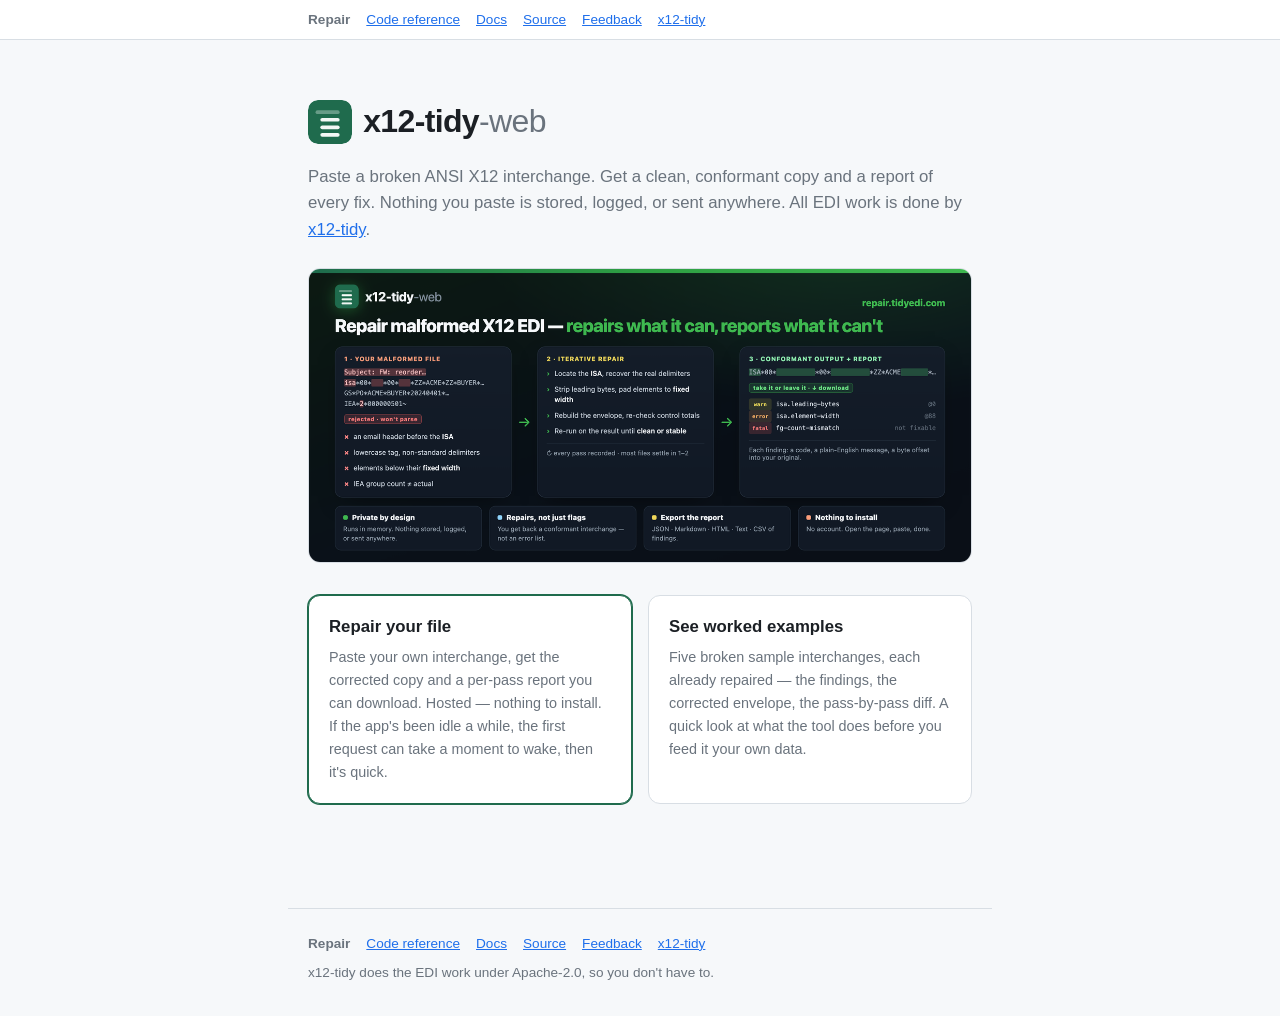
<file: docs/index.html>
<!doctype html>
<html lang="en">
<head>
  <meta charset="utf-8">
  <meta name="viewport" content="width=device-width, initial-scale=1">
  <title>x12-tidy-web — repair malformed X12 EDI</title>
  <meta name="description" content="Paste a broken ANSI X12 interchange, get a clean copy and a per-pass report of every fix. No account, nothing stored.">
  <meta property="og:type" content="website">
  <meta property="og:url" content="https://repair.tidyedi.com/">
  <meta property="og:title" content="x12-tidy-web — repair malformed X12 EDI">
  <meta property="og:description" content="Paste a broken ANSI X12 interchange, get a clean copy and a per-pass report of every fix. No account, nothing stored.">
  <meta property="og:image" content="https://repair.tidyedi.com/social-preview.png">
  <meta name="twitter:card" content="summary_large_image">
  <link rel="icon" type="image/svg+xml" href="[data-uri]">
  <style>
    :root { color-scheme: light; --ink:#1b1f24; --dim:#6a737d; --line:#d8dee4; --bg:#f6f8fa; --panel:#fff; --accent:#1f6feb; --brand:#1F6B4D; }
    * { box-sizing: border-box; }
    body { margin:0; font:16px/1.6 -apple-system,BlinkMacSystemFont,"Segoe UI",Roboto,Helvetica,Arial,sans-serif; color:var(--ink); background:var(--bg); }
    a { color:var(--accent); }
    .wrap { max-width:44rem; margin:0 auto; padding:0 1.25rem; }
    /* shared link row — mirrors the app's templates/_nav.html + static/styles.css */
    .navbar { background:var(--panel); border-bottom:1px solid var(--line); font-size:.85rem; }
    .navbar .wrap { padding-top:.55rem; padding-bottom:.55rem; }
    .navlinks { display:flex; flex-wrap:wrap; gap:.35rem 1rem; }
    .navlinks a { font-weight:500; }
    .navlinks .here { font-weight:600; color:var(--dim); }
    main.wrap { padding-top:3.5rem; padding-bottom:4rem; }
    .brand { display:flex; align-items:center; gap:.7rem; }
    .mark { width:44px; height:44px; border-radius:10px; flex:none; }
    h1 { margin:0; font-size:2rem; letter-spacing:-.02em; }
    h1 .dim { color:var(--dim); font-weight:400; }
    .lede { color:var(--dim); margin:1rem 0 1.5rem; font-size:1.05rem; }
    .hero { display:block; width:100%; height:auto; border:1px solid var(--line);
      border-radius:12px; margin:0 0 2rem; }
    .cards { display:grid; gap:1rem; grid-template-columns:1fr 1fr; }
    @media (max-width:34rem){ .cards{ grid-template-columns:1fr; } }
    a.card { display:block; text-decoration:none; color:inherit; background:var(--panel);
      border:1px solid var(--line); border-radius:12px; padding:1.15rem 1.25rem; transition:border-color .12s, transform .12s; }
    a.card:hover { border-color:var(--brand); transform:translateY(-2px); }
    a.card.primary { border-color:var(--brand); box-shadow:0 0 0 1px var(--brand); }
    a.card h2 { margin:0 0 .3rem; font-size:1.05rem; color:var(--ink); }
    a.card p { margin:0; color:var(--dim); font-size:.9rem; }
    .site-footer { max-width:44rem; margin:2.5rem auto 0; padding:1.5rem 1.25rem 2rem;
      color:var(--dim); font-size:.85rem; border-top:1px solid var(--line); }
    .site-footer .navlinks { margin-bottom:.5rem; }
    .site-footer p { margin:0; }
  </style>
</head>
<body>
<nav class="navbar" aria-label="Site"><div class="wrap navlinks">
  <span class="here">Repair</span>
  <a href="demo/codes.html">Code reference</a>
  <a href="https://docs.tidyedi.com">Docs</a>
  <a href="https://github.com/tidyedi/x12-tidy-web">Source</a>
  <a href="mailto:repair-feedback@tidyedi.com?subject=x12-tidy-web%20feedback">Feedback</a>
  <a href="https://github.com/tidyedi/x12-tidy">x12-tidy</a>
</div></nav>

<main class="wrap">
  <div class="brand">
    <svg class="mark" viewBox="0 0 64 64" aria-hidden="true"><rect width="64" height="64" rx="14" fill="#1F6B4D"/><rect x="11" y="15" width="35" height="5.4" rx="2.7" fill="#F3F8F5" opacity=".34"/><rect x="18" y="26" width="28" height="5.4" rx="2.7" fill="#F3F8F5"/><rect x="18" y="37" width="28" height="5.4" rx="2.7" fill="#F3F8F5"/><rect x="18" y="48" width="28" height="5.4" rx="2.7" fill="#F3F8F5"/></svg>
    <h1>x12-tidy<span class="dim">-web</span></h1>
  </div>
  <p class="lede">
    Paste a broken ANSI X12 interchange. Get a clean, conformant copy and a
    report of every fix. Nothing you paste is stored, logged, or sent anywhere.
    All EDI work is done by
    <a href="https://github.com/tidyedi/x12-tidy">x12-tidy</a>.
  </p>

  <img class="hero" src="social-preview.png" width="1280" height="566"
       alt="Three steps: a malformed X12 file (email header before the ISA, lowercase tag,
            short elements, wrong group count) → iterative repair (locate the ISA, recover
            delimiters, pad to fixed width, rebuild the envelope, re-run until clean or
            stable) → a conformant copy plus a per-pass report of every finding with its
            code and byte offset. Private by design; exports to JSON/Markdown/HTML/text/CSV;
            no account, nothing to install.">

  <div class="cards">
    <!-- LIVE-APP-CARD: the live app is on Render at x12-tidy-web.onrender.com.
         This page is the published entry point (repair.tidyedi.com, GitHub
         Pages). If the app ever moves or gets its own *.tidyedi.com host,
         update the href below + the repo Website field +
         src/x12_tidy_web/{demo.py,templates/_nav.html}. -->
    <a class="card primary" href="https://x12-tidy-web.onrender.com">
      <h2>Repair your file</h2>
      <p>Paste your own interchange, get the corrected copy and a per-pass
        report you can download. Hosted — nothing to install. If the app's been
        idle a while, the first request can take a moment to wake, then it's
        quick.</p>
    </a>
    <a class="card" href="demo/">
      <h2>See worked examples</h2>
      <p>Five broken sample interchanges, each already repaired — the findings,
        the corrected envelope, the pass-by-pass diff. A quick look at what the
        tool does before you feed it your own data.</p>
    </a>
  </div>
</main>

<footer class="site-footer">
  <div class="navlinks">
    <span class="here">Repair</span>
    <a href="demo/codes.html">Code reference</a>
    <a href="https://docs.tidyedi.com">Docs</a>
    <a href="https://github.com/tidyedi/x12-tidy-web">Source</a>
    <a href="mailto:repair-feedback@tidyedi.com?subject=x12-tidy-web%20feedback">Feedback</a>
    <a href="https://github.com/tidyedi/x12-tidy">x12-tidy</a>
  </div>
  <p>x12-tidy does the EDI work under Apache-2.0, so you don't have to.</p>
</footer>
</body>
</html>
</file>
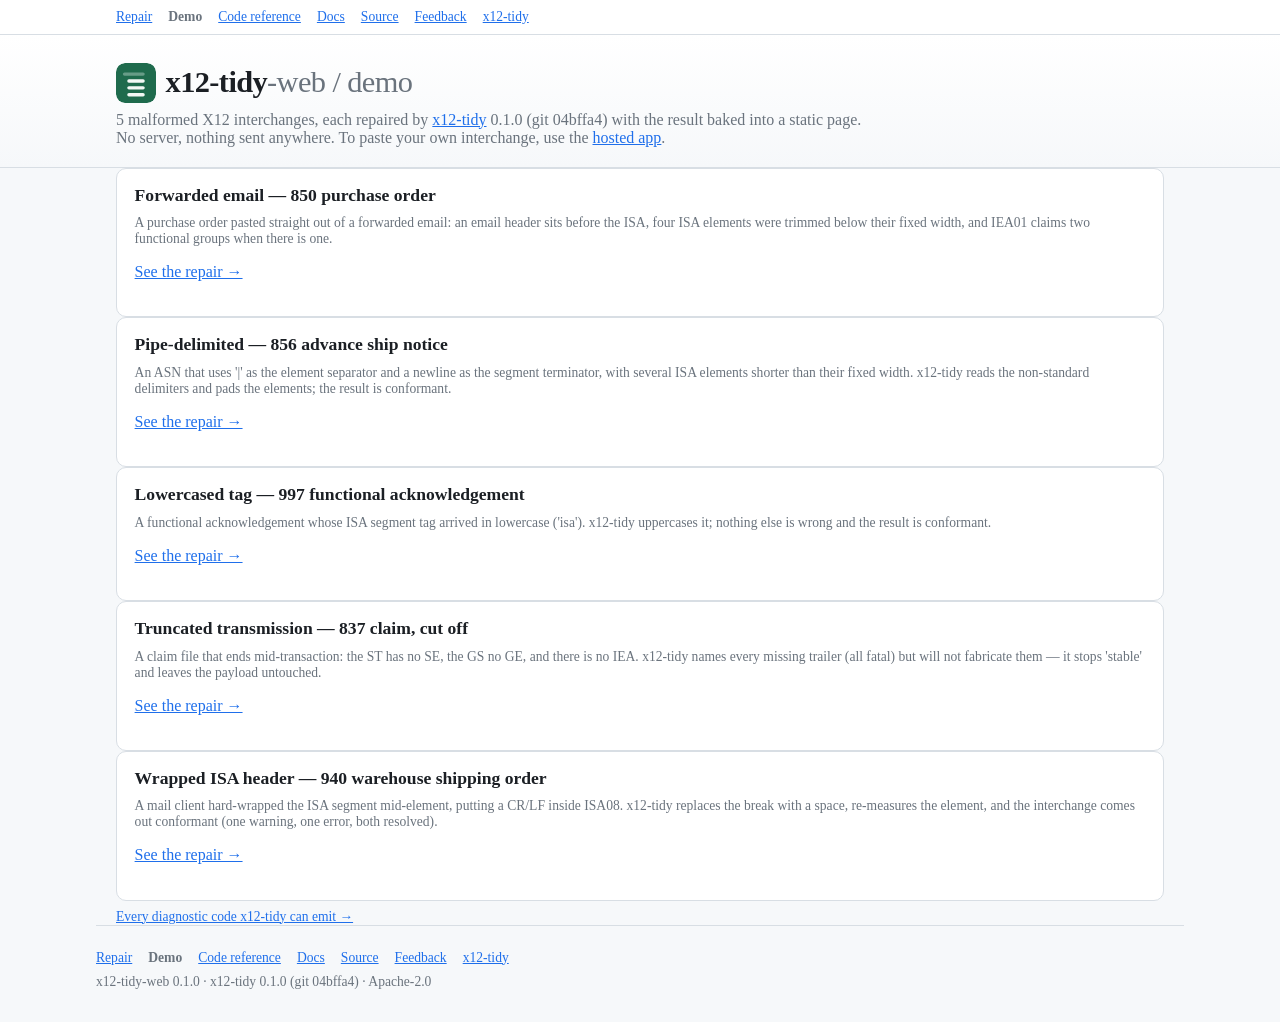
<file: docs/demo/index.html>
<!doctype html>
<html lang="en">
<head>
  <meta charset="utf-8">
  <meta name="viewport" content="width=device-width, initial-scale=1">
  <title>x12-tidy-web — static demo</title>
  <link rel="icon" type="image/svg+xml" href="[data-uri]">
  <style>/* SPDX-License-Identifier: Apache-2.0
   Copyright 2026 Michael Schertz */

:root {
  --ink: #1b1f24;
  --dim: #6a737d;
  --line: #d8dee4;
  --bg: #f6f8fa;
  --panel: #ffffff;
  --accent: #1f6feb;
  --accent-ink: #ffffff;
  --fatal: #b30000;
  --error: #c05600;
  --warning: #8a6d00;
  --ok: #1a7f37;
  --mono: ui-monospace, SFMono-Regular, &#34;SF Mono&#34;, Menlo, Consolas, monospace;
}

* { box-sizing: border-box; }

/* an ID/class `display:` rule outranks the UA [hidden] rule; restore it */
[hidden] { display: none !important; }

body {
  margin: 0;
  font: 15px/1.6 -apple-system, BlinkMacSystemFont, &#34;Segoe UI&#34;, Roboto, Helvetica, Arial, sans-serif;
  color: var(--ink);
  background: var(--bg);
}

.wrap { max-width: 68rem; margin: 0 auto; padding: 0 1.25rem; }

a { color: var(--accent); }

.site-header {
  background: linear-gradient(180deg, #fff, var(--bg));
  border-bottom: 1px solid var(--line);
  padding: 1.75rem 0 1.25rem;
}
.brand { display: flex; align-items: center; gap: .6rem; }
.brand-mark { display: block; border-radius: 9px; flex: none; }
.site-header h1 { margin: 0; font-size: 1.9rem; letter-spacing: -0.02em; }
.site-header .dim { color: var(--dim); font-weight: 400; }
.plain { color: inherit; text-decoration: none; }
.plain:hover { text-decoration: underline; }
.tagline { margin: .5rem 0 0; color: var(--dim); max-width: 48rem; }
.tagline + .tagline { margin-top: .4rem; }

main { padding: 1.5rem 0 3rem; }

.privacy {
  display: flex;
  align-items: flex-start;
  gap: .85rem;
  margin: 0 0 1.5rem;
  padding: 1.1rem 1.3rem;
  border: 1px solid #7fc794;
  border-left: 8px solid var(--ok);
  border-radius: 8px;
  background: #e0f4e7;
  box-shadow: 0 2px 6px rgba(26, 127, 55, .18);
  font-size: 1.05rem;
  font-weight: 500;
  color: var(--ink);
}
.privacy-icon {
  flex: none;
  display: grid;
  place-items: center;
  width: 32px;
  height: 32px;
  border-radius: 50%;
  background: var(--ok);
  color: #fff;
  box-shadow: 0 1px 4px rgba(26, 127, 55, .35);
}
.privacy strong { color: var(--ok); }

#edi-form { display: flex; flex-direction: column; gap: .75rem; }

.field-label { font-weight: 600; }

textarea {
  width: 100%;
  min-height: 11rem;
  font: 13px/1.5 var(--mono);
  padding: .75rem;
  border: 1px solid var(--line);
  border-radius: 8px;
  background: var(--panel);
  resize: vertical;
  color: var(--ink);
}
#corrected { min-height: 8rem; background: #fbfdff; }

.controls {
  display: flex;
  flex-wrap: wrap;
  align-items: center;
  gap: .6rem;
}

label.inline { display: inline-flex; align-items: center; gap: .4rem; color: var(--dim); font-size: .9rem; }
label.inline input[type=&#34;number&#34;], select {
  font: inherit;
  padding: .3rem .4rem;
  border: 1px solid var(--line);
  border-radius: 6px;
  background: var(--panel);
  color: var(--ink);
}
label.inline input[type=&#34;number&#34;] { width: 4rem; }

.file-pick { position: relative; cursor: pointer; }
.file-pick input[type=&#34;file&#34;] { position: absolute; inset: 0; opacity: 0; cursor: pointer; }
.file-pick span {
  display: inline-block; padding: .4rem .7rem;
  border: 1px dashed var(--line); border-radius: 6px; background: var(--panel);
}

button {
  font: inherit;
  padding: .45rem .9rem;
  border-radius: 6px;
  border: 1px solid var(--line);
  background: var(--panel);
  color: var(--ink);
  cursor: pointer;
}
button:hover:not(:disabled) { border-color: var(--dim); }
button:disabled { opacity: .5; cursor: not-allowed; }
button.primary { background: var(--accent); border-color: var(--accent); color: var(--accent-ink); }
button.primary:hover:not(:disabled) { filter: brightness(1.05); }
button.ghost { background: transparent; }

.form-error {
  margin: 0;
  color: var(--fatal);
  font-weight: 600;
}

#results { margin-top: 2rem; display: flex; flex-direction: column; gap: 1.25rem; }

.verdict {
  padding: 1.1rem 1.3rem;
  border-radius: 8px;
  font-weight: 600;
  font-size: 1.05rem;
  border: 1px solid var(--line);
  border-left-width: 8px;
  background: var(--panel);
  box-shadow: 0 2px 6px rgba(0, 0, 0, .1);
}
.verdict::before {
  display: inline-grid;
  place-items: center;
  width: 26px;
  height: 26px;
  margin-right: .6rem;
  border-radius: 50%;
  font-weight: 700;
  font-size: .95rem;
  color: #fff;
  vertical-align: -6px;
}
.verdict.ok        { border-color: #7fc794; border-left-color: var(--ok); background: #e0f4e7; box-shadow: 0 2px 6px rgba(26, 127, 55, .18); }
.verdict.ok::before        { content: &#34;\2713&#34;; background: var(--ok); }
.verdict.residual  { border-color: #e8c477; border-left-color: var(--error); background: #fbe9cc; box-shadow: 0 2px 6px rgba(192, 86, 0, .18); }
.verdict.residual::before  { content: &#34;\0021&#34;; background: var(--error); }
.verdict.fail      { border-color: #e39a9a; border-left-color: var(--fatal); background: #fbdada; box-shadow: 0 2px 6px rgba(179, 0, 0, .18); }
.verdict.fail::before      { content: &#34;\2715&#34;; background: var(--fatal); }
.verdict small { display: block; font-weight: 400; color: var(--dim); margin-top: .3rem; }
/* The same verdict box, repeated after the pass list -- a visitor who has
   scrolled through several passes shouldn&#39;t have to scroll back up to see
   whether the run ended clean, partly repaired, or unfixable. */
.verdict-echo { margin-top: 1rem; }

/* Was easy to miss as a small select+button tucked into the &#34;Repair passes&#34;
   panel-head; now its own callout at the end of the results, next to the
   closing verdict, so a visitor sees it without hunting for it. */
.report-panel {
  display: flex;
  flex-wrap: wrap;
  align-items: center;
  justify-content: space-between;
  gap: .75rem;
  margin-top: 1rem;
  padding: .9rem 1.1rem;
  border: 1px solid var(--line);
  border-left: 6px solid var(--accent);
  border-radius: 8px;
  background: var(--bg);
}
.report-panel-text { flex: 1 1 260px; margin: 0; font-size: .92rem; color: var(--ink); }
.report-panel-actions { display: flex; flex-wrap: wrap; gap: .5rem; align-items: center; }

/* Inline caveat inside a result panel — e.g. the output panel when the run
   did not come out clean. Amber by default; red when the result is fatal /
   non-conformant (.is-fatal). */
.panel-warning {
  margin: 0 0 .7rem;
  padding: .6rem .8rem;
  border: 1px solid #eed9b6;
  border-left: 4px solid var(--error);
  border-radius: 6px;
  background: #fdf6ec;
  color: #8a5a00;
  font-weight: 600;
  font-size: .92rem;
}
.panel-warning::before { content: &#34;\26A0\FE0F&#34;; margin-right: .45rem; }
.panel-warning.is-fatal {
  border-color: #eec4c4;
  border-left-color: var(--fatal);
  background: #fdf1f1;
  color: var(--fatal);
}
/* The amber triangle reads as &#34;heads up&#34;, not &#34;broken&#34; -- wrong signal for a
   fatal result, and the same glyph as the non-fatal case right above gave no
   visual distinction at all. Swap it for the same &#34;\2715&#34; the top verdict
   banner already uses for .fail (see .verdict.fail::before), so the two
   fatal signals on the page agree instead of one looking milder than the
   other. */
.panel-warning.is-fatal::before { content: &#34;\2715&#34;; }

.result-grid {
  display: grid;
  grid-template-columns: 1fr 1fr;
  gap: 1.25rem;
}
@media (max-width: 46rem) { .result-grid { grid-template-columns: 1fr; } }

.panel {
  background: var(--panel);
  border: 1px solid var(--line);
  border-radius: 10px;
  padding: 1rem 1.1rem 1.2rem;
}
.panel h2 { margin: 0 0 .6rem; font-size: 1.1rem; }
.panel-head { display: flex; align-items: center; justify-content: space-between; flex-wrap: wrap; gap: .5rem; }
.panel-actions { display: flex; gap: .4rem; align-items: center; }
.panel-actions.download { flex-wrap: wrap; }

.hint { color: var(--dim); font-size: .85rem; margin: .5rem 0 0; }

/* the post-repair feedback prompt — readable, not a dim footnote */
.feedback-line {
  margin: 0;
  padding: .6rem .85rem;
  border: 1px solid var(--line);
  border-left: 3px solid var(--accent);
  border-radius: 6px;
  background: var(--panel);
  font-size: .9rem;
}
/* a hint that carries a real explanation, not just an aside — readable size,
   normal text colour, a bit of separation */
.hint.lead { color: var(--ink); font-size: .92rem; margin: .35rem 0 1rem; line-height: 1.5; }

.exploded-box { margin-top: .6rem; }
.exploded-box &gt; summary { cursor: pointer; font-size: .9rem; color: var(--accent); }
.exploded-box pre {
  margin: .5rem 0 0;
  padding: .75rem;
  border: 1px solid var(--line);
  border-radius: 8px;
  background: #fbfdff;
  font: 12px/1.5 var(--mono);
  overflow-x: auto;
  white-space: pre;
}

table.facts { width: 100%; border-collapse: collapse; font-size: .9rem; }
table.facts th, table.facts td { text-align: left; padding: .35rem .4rem; border-bottom: 1px solid var(--bg); vertical-align: top; }
table.facts th { color: var(--ink); font-weight: 500; width: 30%; white-space: nowrap; vertical-align: baseline; }
table.facts td &gt; span:first-child { font-weight: 500; }
.fact-src { display: block; color: var(--dim); font-size: .8rem; line-height: 1.4; margin-top: .2rem; }

.legend { margin: .25rem 0 .5rem; display: flex; flex-direction: column; gap: .4rem; }
.legend &gt; div { display: flex; gap: .6rem; align-items: baseline; }
.legend dt { flex: 0 0 4.5rem; margin: 0; text-align: left; }
.legend dd { margin: 0; color: var(--dim); font-size: .88rem; }

/* the list of passes, set off from the legend/notes above it */
#passes {
  margin-top: 1.5rem;
  padding-top: 1.25rem;
  border-top: 1px solid var(--line);
}

.pass {
  border: 1px solid var(--line);
  border-radius: 8px;
  margin-top: .75rem;
  overflow: hidden;
}
.pass:first-child { margin-top: 0; }
.pass &gt; summary {
  cursor: pointer;
  padding: .6rem .9rem;
  background: var(--bg);
  font-weight: 600;
  display: flex;
  gap: .5rem;
  align-items: center;
  flex-wrap: wrap;
  list-style: none;
}
.pass &gt; summary::-webkit-details-marker { display: none; }
.pass &gt; summary::marker { content: &#34;&#34;; }
.pass .pass-body { padding: .5rem .9rem 1rem; }

/* disclosure caret — makes it obvious a pass row expands */
.caret { color: var(--dim); font-size: .8rem; transition: transform .12s ease; }
.caret::before { content: &#34;▶&#34;; }
.pass[open] &gt; summary .caret { transform: rotate(90deg); }

.pass-label { font-weight: 700; }
/* plain status text, deliberately NOT a pill */
.pass-status { font-weight: 400; font-size: .82rem; font-style: italic; color: var(--dim); }
.pass-status::before { content: &#34;· &#34;; font-style: normal; }
.pass-status.ok { color: var(--ok); font-style: normal; }

.pill {
  font: 600 .72rem/1 var(--mono);
  padding: .28rem .5rem;
  border-radius: 999px;
  border: 1px solid transparent;
  color: #fff;
  white-space: nowrap;
}
.pill.fatal   { background: var(--fatal); }
.pill.error   { background: var(--error); }
.pill.warning { background: #f2e2a0; border-color: #d9c168; color: #5c4900; }
.pill.clean   { background: var(--ok); }
.pill.neutral { background: var(--bg); border-color: var(--line); color: var(--dim); }

/* the severity chips in a pass summary double as filter toggles */
button.pill { cursor: pointer; font-family: var(--mono); transition: box-shadow .1s, opacity .1s; }
button.pill:hover { filter: brightness(1.08); }
button.pill[aria-pressed=&#34;true&#34;] { box-shadow: 0 0 0 2px var(--ink); }
button.pill.dim { opacity: .38; }

.linklike {
  background: none; border: none; padding: 0; margin: 0;
  font: inherit; color: var(--accent); text-decoration: underline; cursor: pointer;
}

table.findings { width: 100%; border-collapse: collapse; margin-top: .5rem; font-size: .9rem; }
table.findings th, table.findings td {
  text-align: left; padding: .45rem .5rem; border-bottom: 1px solid var(--line); vertical-align: top;
}
table.findings th { color: var(--dim); font-weight: 500; }
table.findings code { font: 12px var(--mono); background: var(--bg); padding: .1rem .3rem; border-radius: 4px; }
.sev { font-weight: 700; font-size: .78rem; }
.sev.fatal { color: var(--fatal); }
.sev.error { color: var(--error); }
.sev.warning { color: var(--warning); }
.finding-msg { display: block; margin-top: .15rem; }
.finding-expl { color: var(--dim); font-size: .85rem; margin: .3rem 0 0; }

.site-footer { color: var(--dim); font-size: .85rem; padding: 1.5rem 0 2rem; border-top: 1px solid var(--line); }
.site-footer p { margin: 0; }
.navlinks { display: flex; flex-wrap: wrap; gap: .35rem 1rem; }
.navlinks a { font-weight: 500; }
.navlinks .here { font-weight: 600; color: var(--dim); }
.navbar { background: var(--panel); border-bottom: 1px solid var(--line); font-size: .85rem; }
.navbar .wrap { padding-top: .55rem; padding-bottom: .55rem; }
.site-footer .navlinks { margin-bottom: .5rem; }
.demo-nav { align-items: baseline; margin: 0 0 1.25rem; font-size: .9rem; }
.demo-nav strong { color: var(--ink); }

/* /codes reference page */
.codes-table { table-layout: fixed; }
.codes-table th:nth-child(1), .codes-table td:nth-child(1) { width: 5.5rem; }
.codes-table th:nth-child(2), .codes-table td:nth-child(2) { width: 16rem; }
.codes-table code { overflow-wrap: anywhere; }
tr.deprecated { opacity: .55; }
.codes-filter { display: flex; flex-wrap: wrap; align-items: center; gap: .5rem; margin: 0 0 1.1rem; }
.codes-filter &gt; span { color: var(--dim); font-size: .85rem; }
.discuss { display: inline-block; margin-top: .35rem; font-size: .78rem; font-weight: 500; white-space: nowrap; }

.busy { opacity: .6; pointer-events: none; }
</style>
</head>
<body>
<nav class="navbar" aria-label="Site"><div class="wrap">
<div class="navlinks">
  <a href="https://repair.tidyedi.com/">Repair</a>

  <span class="here">Demo</span>
  

  <a href="codes.html">Code reference</a>

  <a href="https://docs.tidyedi.com">Docs</a>
  <a href="https://github.com/tidyedi/x12-tidy-web">Source</a>
  <a href="mailto:repair-feedback@tidyedi.com?subject=x12-tidy-web%20feedback">Feedback</a>
  <a href="https://github.com/tidyedi/x12-tidy">x12-tidy</a>
</div></div></nav>
<header class="site-header">
  <div class="wrap">
    <div class="brand">
      <img class="brand-mark" src="[data-uri]" alt="" width="40" height="40">
      <h1>x12-tidy<span class="dim">-web</span> <span class="dim">/ demo</span></h1>
    </div>
    <p class="tagline">
      5 malformed X12 interchanges, each repaired by
      <a href="https://github.com/tidyedi/x12-tidy">x12-tidy</a> 0.1.0 (git 04bffa4)
      with the result baked into a static page. No server, nothing sent anywhere.
      To paste your own interchange, use the
      <a href="https://repair.tidyedi.com/">hosted app</a>.
    </p>
  </div>
</header>

<main class="wrap">
  
  <section class="panel">
    <h2><a href="forwarded-email.html" class="plain">Forwarded email — 850 purchase order</a></h2>
    <p class="hint">A purchase order pasted straight out of a forwarded email: an email header sits before the ISA, four ISA elements were trimmed below their fixed width, and IEA01 claims two functional groups when there is one.</p>
    <p><a href="forwarded-email.html">See the repair →</a></p>
  </section>
  
  <section class="panel">
    <h2><a href="pipe-delimited.html" class="plain">Pipe-delimited — 856 advance ship notice</a></h2>
    <p class="hint">An ASN that uses &#39;|&#39; as the element separator and a newline as the segment terminator, with several ISA elements shorter than their fixed width. x12-tidy reads the non-standard delimiters and pads the elements; the result is conformant.</p>
    <p><a href="pipe-delimited.html">See the repair →</a></p>
  </section>
  
  <section class="panel">
    <h2><a href="lowercased-isa.html" class="plain">Lowercased tag — 997 functional acknowledgement</a></h2>
    <p class="hint">A functional acknowledgement whose ISA segment tag arrived in lowercase (&#39;isa&#39;). x12-tidy uppercases it; nothing else is wrong and the result is conformant.</p>
    <p><a href="lowercased-isa.html">See the repair →</a></p>
  </section>
  
  <section class="panel">
    <h2><a href="truncated-transmission.html" class="plain">Truncated transmission — 837 claim, cut off</a></h2>
    <p class="hint">A claim file that ends mid-transaction: the ST has no SE, the GS no GE, and there is no IEA. x12-tidy names every missing trailer (all fatal) but will not fabricate them — it stops &#39;stable&#39; and leaves the payload untouched.</p>
    <p><a href="truncated-transmission.html">See the repair →</a></p>
  </section>
  
  <section class="panel">
    <h2><a href="wrapped-isa.html" class="plain">Wrapped ISA header — 940 warehouse shipping order</a></h2>
    <p class="hint">A mail client hard-wrapped the ISA segment mid-element, putting a CR/LF inside ISA08. x12-tidy replaces the break with a space, re-measures the element, and the interchange comes out conformant (one warning, one error, both resolved).</p>
    <p><a href="wrapped-isa.html">See the repair →</a></p>
  </section>
  
  <p class="hint"><a href="codes.html">Every diagnostic code x12-tidy can emit →</a></p>
</main>

<footer class="wrap site-footer">
  
<div class="navlinks">
  <a href="https://repair.tidyedi.com/">Repair</a>

  <span class="here">Demo</span>
  

  <a href="codes.html">Code reference</a>

  <a href="https://docs.tidyedi.com">Docs</a>
  <a href="https://github.com/tidyedi/x12-tidy-web">Source</a>
  <a href="mailto:repair-feedback@tidyedi.com?subject=x12-tidy-web%20feedback">Feedback</a>
  <a href="https://github.com/tidyedi/x12-tidy">x12-tidy</a>
</div>
  <p>x12-tidy-web 0.1.0 · x12-tidy 0.1.0 (git 04bffa4) · Apache-2.0</p>
</footer>
</body>
</html>
</file>
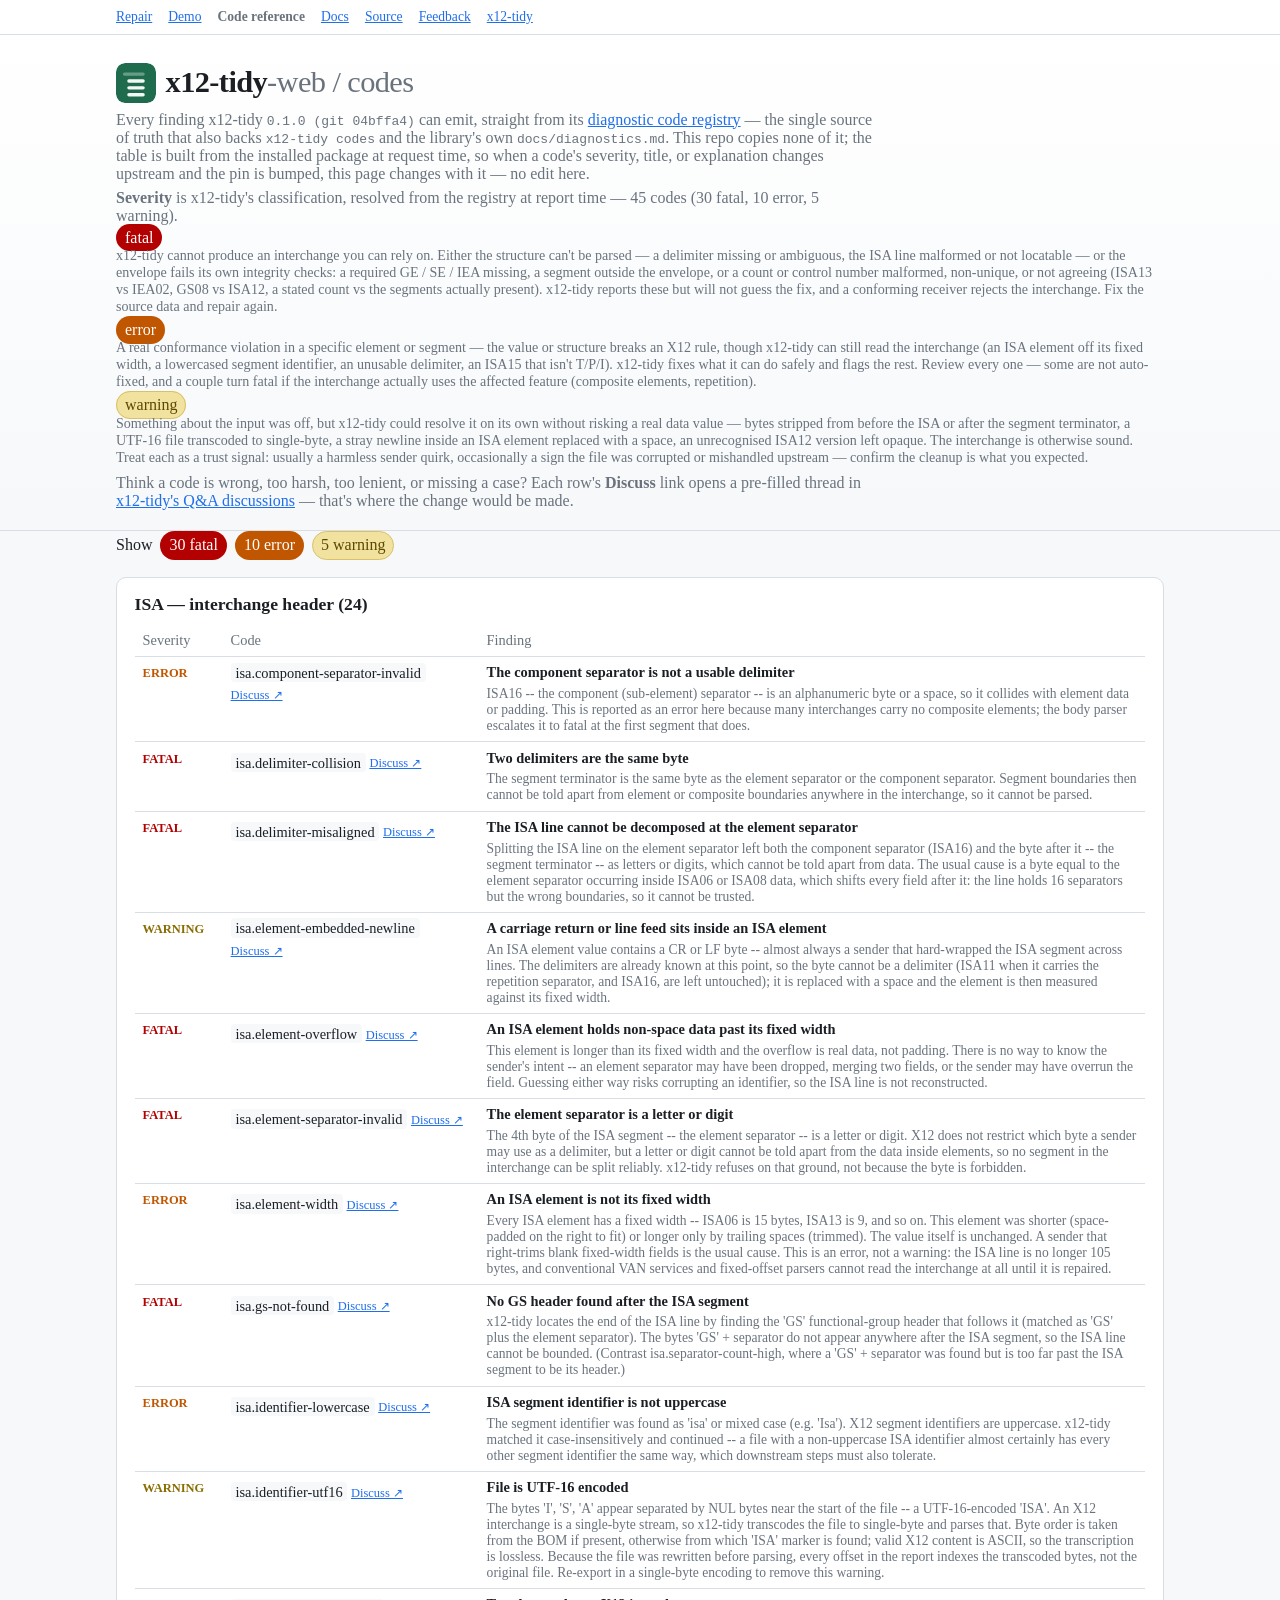
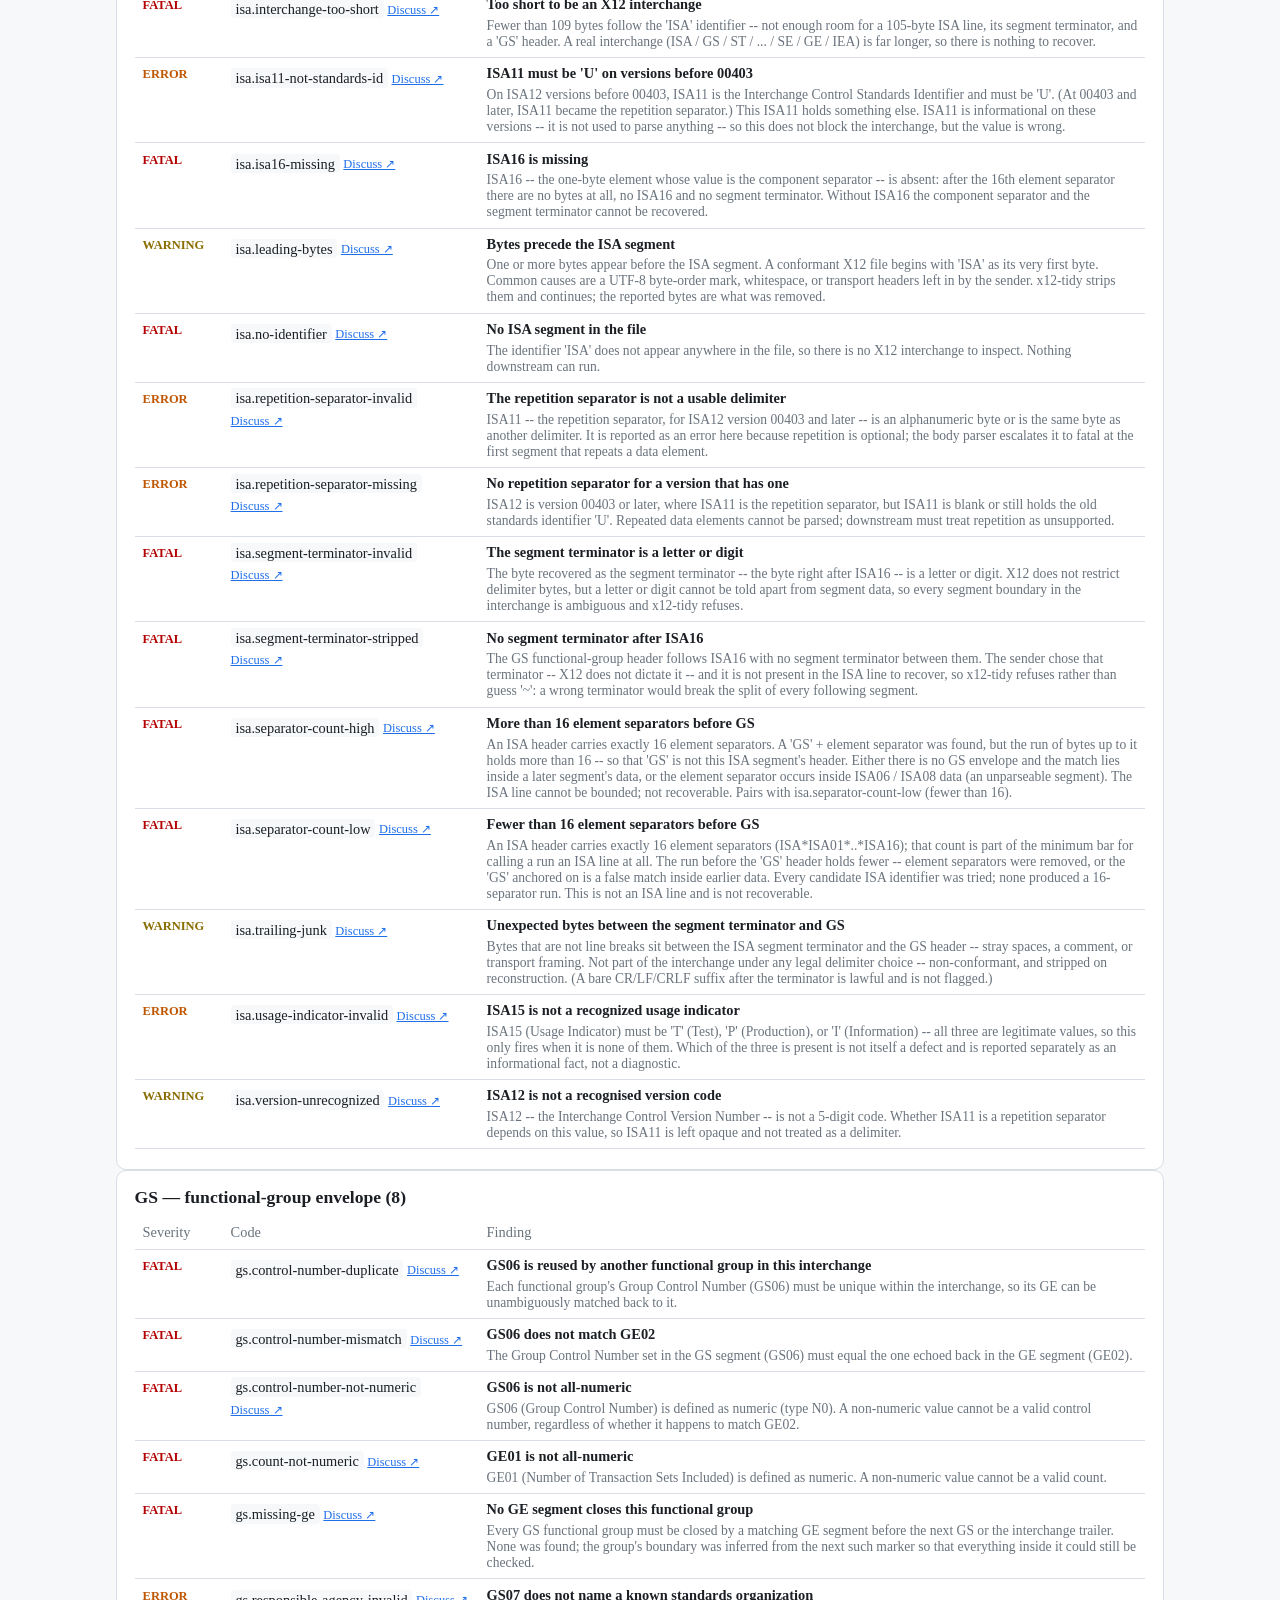
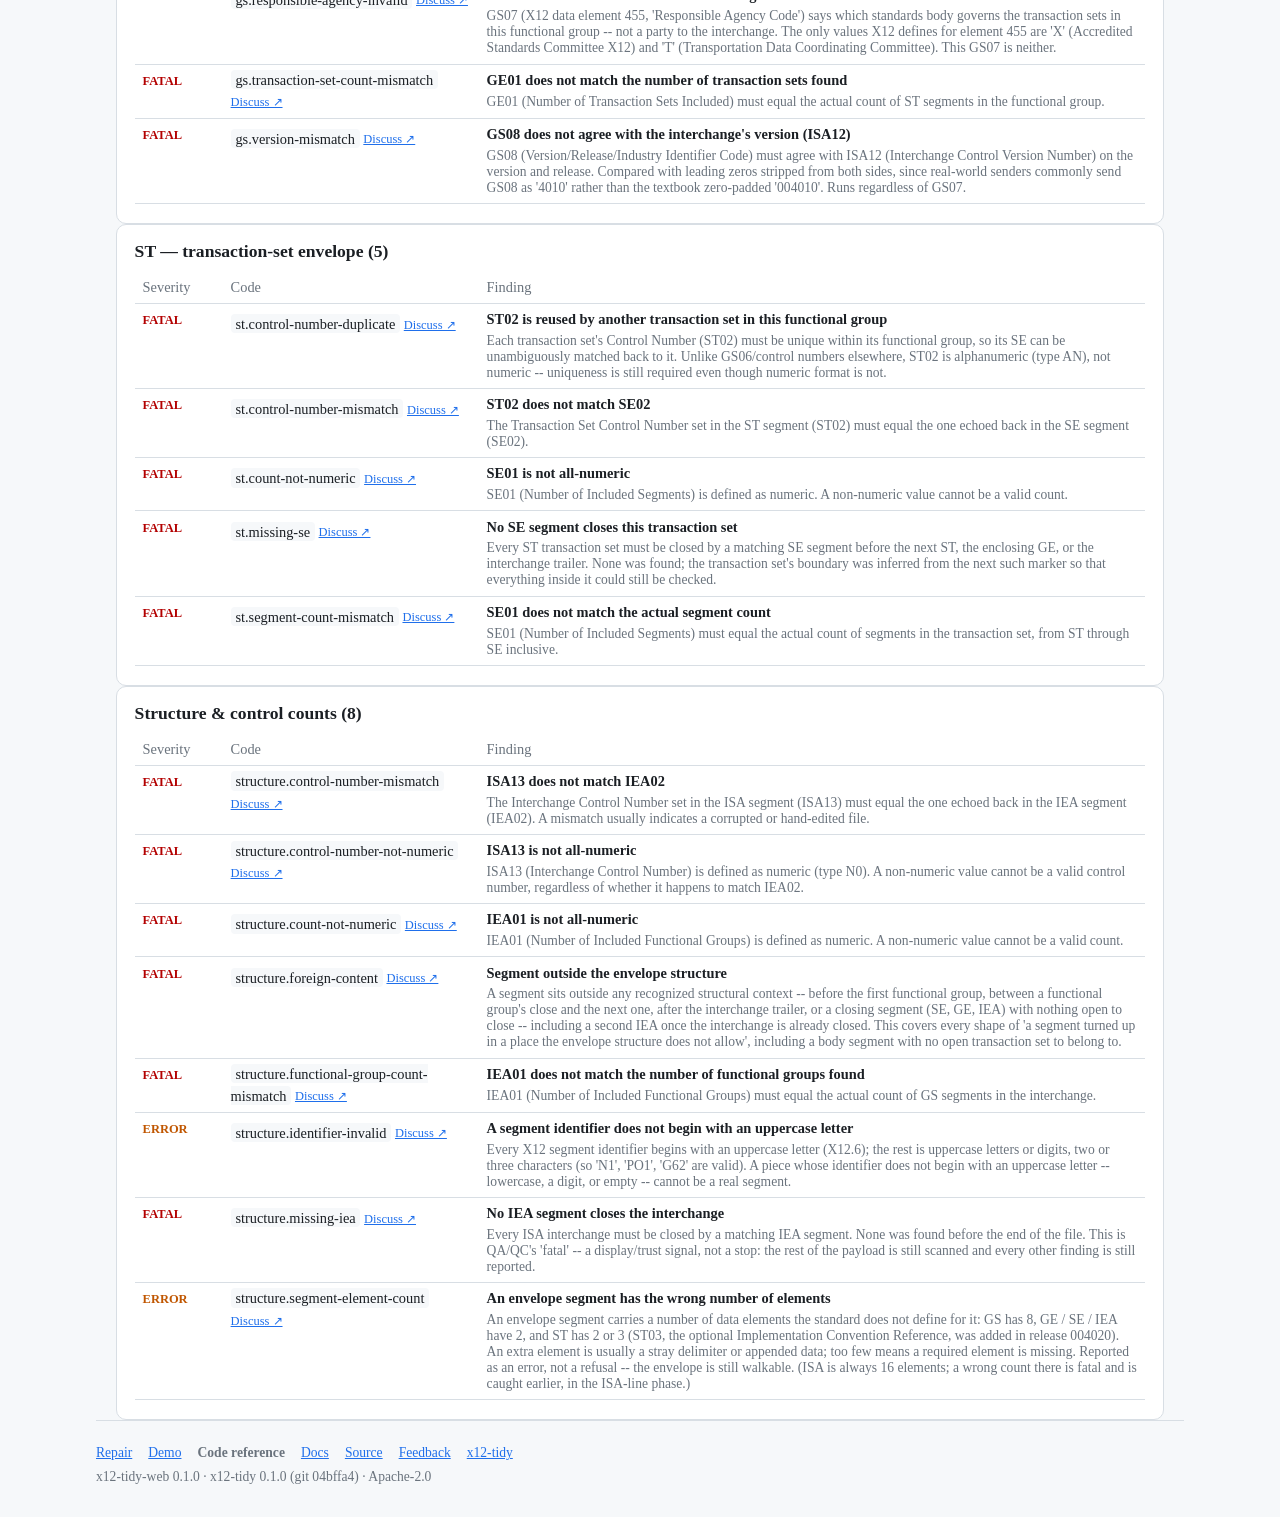
<file: docs/demo/codes.html>
<!doctype html>
<html lang="en">
<head>
  <meta charset="utf-8">
  <meta name="viewport" content="width=device-width, initial-scale=1">
  <title>x12-tidy-web — diagnostic code reference</title>
  
  <link rel="icon" type="image/svg+xml" href="[data-uri]">
  <style>/* SPDX-License-Identifier: Apache-2.0
   Copyright 2026 Michael Schertz */

:root {
  --ink: #1b1f24;
  --dim: #6a737d;
  --line: #d8dee4;
  --bg: #f6f8fa;
  --panel: #ffffff;
  --accent: #1f6feb;
  --accent-ink: #ffffff;
  --fatal: #b30000;
  --error: #c05600;
  --warning: #8a6d00;
  --ok: #1a7f37;
  --mono: ui-monospace, SFMono-Regular, &#34;SF Mono&#34;, Menlo, Consolas, monospace;
}

* { box-sizing: border-box; }

/* an ID/class `display:` rule outranks the UA [hidden] rule; restore it */
[hidden] { display: none !important; }

body {
  margin: 0;
  font: 15px/1.6 -apple-system, BlinkMacSystemFont, &#34;Segoe UI&#34;, Roboto, Helvetica, Arial, sans-serif;
  color: var(--ink);
  background: var(--bg);
}

.wrap { max-width: 68rem; margin: 0 auto; padding: 0 1.25rem; }

a { color: var(--accent); }

.site-header {
  background: linear-gradient(180deg, #fff, var(--bg));
  border-bottom: 1px solid var(--line);
  padding: 1.75rem 0 1.25rem;
}
.brand { display: flex; align-items: center; gap: .6rem; }
.brand-mark { display: block; border-radius: 9px; flex: none; }
.site-header h1 { margin: 0; font-size: 1.9rem; letter-spacing: -0.02em; }
.site-header .dim { color: var(--dim); font-weight: 400; }
.plain { color: inherit; text-decoration: none; }
.plain:hover { text-decoration: underline; }
.tagline { margin: .5rem 0 0; color: var(--dim); max-width: 48rem; }
.tagline + .tagline { margin-top: .4rem; }

main { padding: 1.5rem 0 3rem; }

.privacy {
  display: flex;
  align-items: flex-start;
  gap: .85rem;
  margin: 0 0 1.5rem;
  padding: 1.1rem 1.3rem;
  border: 1px solid #7fc794;
  border-left: 8px solid var(--ok);
  border-radius: 8px;
  background: #e0f4e7;
  box-shadow: 0 2px 6px rgba(26, 127, 55, .18);
  font-size: 1.05rem;
  font-weight: 500;
  color: var(--ink);
}
.privacy-icon {
  flex: none;
  display: grid;
  place-items: center;
  width: 32px;
  height: 32px;
  border-radius: 50%;
  background: var(--ok);
  color: #fff;
  box-shadow: 0 1px 4px rgba(26, 127, 55, .35);
}
.privacy strong { color: var(--ok); }

#edi-form { display: flex; flex-direction: column; gap: .75rem; }

.field-label { font-weight: 600; }

textarea {
  width: 100%;
  min-height: 11rem;
  font: 13px/1.5 var(--mono);
  padding: .75rem;
  border: 1px solid var(--line);
  border-radius: 8px;
  background: var(--panel);
  resize: vertical;
  color: var(--ink);
}
#corrected { min-height: 8rem; background: #fbfdff; }

.controls {
  display: flex;
  flex-wrap: wrap;
  align-items: center;
  gap: .6rem;
}

label.inline { display: inline-flex; align-items: center; gap: .4rem; color: var(--dim); font-size: .9rem; }
label.inline input[type=&#34;number&#34;], select {
  font: inherit;
  padding: .3rem .4rem;
  border: 1px solid var(--line);
  border-radius: 6px;
  background: var(--panel);
  color: var(--ink);
}
label.inline input[type=&#34;number&#34;] { width: 4rem; }

.file-pick { position: relative; cursor: pointer; }
.file-pick input[type=&#34;file&#34;] { position: absolute; inset: 0; opacity: 0; cursor: pointer; }
.file-pick span {
  display: inline-block; padding: .4rem .7rem;
  border: 1px dashed var(--line); border-radius: 6px; background: var(--panel);
}

button {
  font: inherit;
  padding: .45rem .9rem;
  border-radius: 6px;
  border: 1px solid var(--line);
  background: var(--panel);
  color: var(--ink);
  cursor: pointer;
}
button:hover:not(:disabled) { border-color: var(--dim); }
button:disabled { opacity: .5; cursor: not-allowed; }
button.primary { background: var(--accent); border-color: var(--accent); color: var(--accent-ink); }
button.primary:hover:not(:disabled) { filter: brightness(1.05); }
button.ghost { background: transparent; }

.form-error {
  margin: 0;
  color: var(--fatal);
  font-weight: 600;
}

#results { margin-top: 2rem; display: flex; flex-direction: column; gap: 1.25rem; }

.verdict {
  padding: 1.1rem 1.3rem;
  border-radius: 8px;
  font-weight: 600;
  font-size: 1.05rem;
  border: 1px solid var(--line);
  border-left-width: 8px;
  background: var(--panel);
  box-shadow: 0 2px 6px rgba(0, 0, 0, .1);
}
.verdict::before {
  display: inline-grid;
  place-items: center;
  width: 26px;
  height: 26px;
  margin-right: .6rem;
  border-radius: 50%;
  font-weight: 700;
  font-size: .95rem;
  color: #fff;
  vertical-align: -6px;
}
.verdict.ok        { border-color: #7fc794; border-left-color: var(--ok); background: #e0f4e7; box-shadow: 0 2px 6px rgba(26, 127, 55, .18); }
.verdict.ok::before        { content: &#34;\2713&#34;; background: var(--ok); }
.verdict.residual  { border-color: #e8c477; border-left-color: var(--error); background: #fbe9cc; box-shadow: 0 2px 6px rgba(192, 86, 0, .18); }
.verdict.residual::before  { content: &#34;\0021&#34;; background: var(--error); }
.verdict.fail      { border-color: #e39a9a; border-left-color: var(--fatal); background: #fbdada; box-shadow: 0 2px 6px rgba(179, 0, 0, .18); }
.verdict.fail::before      { content: &#34;\2715&#34;; background: var(--fatal); }
.verdict small { display: block; font-weight: 400; color: var(--dim); margin-top: .3rem; }
/* The same verdict box, repeated after the pass list -- a visitor who has
   scrolled through several passes shouldn&#39;t have to scroll back up to see
   whether the run ended clean, partly repaired, or unfixable. */
.verdict-echo { margin-top: 1rem; }

/* Was easy to miss as a small select+button tucked into the &#34;Repair passes&#34;
   panel-head; now its own callout at the end of the results, next to the
   closing verdict, so a visitor sees it without hunting for it. */
.report-panel {
  display: flex;
  flex-wrap: wrap;
  align-items: center;
  justify-content: space-between;
  gap: .75rem;
  margin-top: 1rem;
  padding: .9rem 1.1rem;
  border: 1px solid var(--line);
  border-left: 6px solid var(--accent);
  border-radius: 8px;
  background: var(--bg);
}
.report-panel-text { flex: 1 1 260px; margin: 0; font-size: .92rem; color: var(--ink); }
.report-panel-actions { display: flex; flex-wrap: wrap; gap: .5rem; align-items: center; }

/* Inline caveat inside a result panel — e.g. the output panel when the run
   did not come out clean. Amber by default; red when the result is fatal /
   non-conformant (.is-fatal). */
.panel-warning {
  margin: 0 0 .7rem;
  padding: .6rem .8rem;
  border: 1px solid #eed9b6;
  border-left: 4px solid var(--error);
  border-radius: 6px;
  background: #fdf6ec;
  color: #8a5a00;
  font-weight: 600;
  font-size: .92rem;
}
.panel-warning::before { content: &#34;\26A0\FE0F&#34;; margin-right: .45rem; }
.panel-warning.is-fatal {
  border-color: #eec4c4;
  border-left-color: var(--fatal);
  background: #fdf1f1;
  color: var(--fatal);
}
/* The amber triangle reads as &#34;heads up&#34;, not &#34;broken&#34; -- wrong signal for a
   fatal result, and the same glyph as the non-fatal case right above gave no
   visual distinction at all. Swap it for the same &#34;\2715&#34; the top verdict
   banner already uses for .fail (see .verdict.fail::before), so the two
   fatal signals on the page agree instead of one looking milder than the
   other. */
.panel-warning.is-fatal::before { content: &#34;\2715&#34;; }

.result-grid {
  display: grid;
  grid-template-columns: 1fr 1fr;
  gap: 1.25rem;
}
@media (max-width: 46rem) { .result-grid { grid-template-columns: 1fr; } }

.panel {
  background: var(--panel);
  border: 1px solid var(--line);
  border-radius: 10px;
  padding: 1rem 1.1rem 1.2rem;
}
.panel h2 { margin: 0 0 .6rem; font-size: 1.1rem; }
.panel-head { display: flex; align-items: center; justify-content: space-between; flex-wrap: wrap; gap: .5rem; }
.panel-actions { display: flex; gap: .4rem; align-items: center; }
.panel-actions.download { flex-wrap: wrap; }

.hint { color: var(--dim); font-size: .85rem; margin: .5rem 0 0; }

/* the post-repair feedback prompt — readable, not a dim footnote */
.feedback-line {
  margin: 0;
  padding: .6rem .85rem;
  border: 1px solid var(--line);
  border-left: 3px solid var(--accent);
  border-radius: 6px;
  background: var(--panel);
  font-size: .9rem;
}
/* a hint that carries a real explanation, not just an aside — readable size,
   normal text colour, a bit of separation */
.hint.lead { color: var(--ink); font-size: .92rem; margin: .35rem 0 1rem; line-height: 1.5; }

.exploded-box { margin-top: .6rem; }
.exploded-box &gt; summary { cursor: pointer; font-size: .9rem; color: var(--accent); }
.exploded-box pre {
  margin: .5rem 0 0;
  padding: .75rem;
  border: 1px solid var(--line);
  border-radius: 8px;
  background: #fbfdff;
  font: 12px/1.5 var(--mono);
  overflow-x: auto;
  white-space: pre;
}

table.facts { width: 100%; border-collapse: collapse; font-size: .9rem; }
table.facts th, table.facts td { text-align: left; padding: .35rem .4rem; border-bottom: 1px solid var(--bg); vertical-align: top; }
table.facts th { color: var(--ink); font-weight: 500; width: 30%; white-space: nowrap; vertical-align: baseline; }
table.facts td &gt; span:first-child { font-weight: 500; }
.fact-src { display: block; color: var(--dim); font-size: .8rem; line-height: 1.4; margin-top: .2rem; }

.legend { margin: .25rem 0 .5rem; display: flex; flex-direction: column; gap: .4rem; }
.legend &gt; div { display: flex; gap: .6rem; align-items: baseline; }
.legend dt { flex: 0 0 4.5rem; margin: 0; text-align: left; }
.legend dd { margin: 0; color: var(--dim); font-size: .88rem; }

/* the list of passes, set off from the legend/notes above it */
#passes {
  margin-top: 1.5rem;
  padding-top: 1.25rem;
  border-top: 1px solid var(--line);
}

.pass {
  border: 1px solid var(--line);
  border-radius: 8px;
  margin-top: .75rem;
  overflow: hidden;
}
.pass:first-child { margin-top: 0; }
.pass &gt; summary {
  cursor: pointer;
  padding: .6rem .9rem;
  background: var(--bg);
  font-weight: 600;
  display: flex;
  gap: .5rem;
  align-items: center;
  flex-wrap: wrap;
  list-style: none;
}
.pass &gt; summary::-webkit-details-marker { display: none; }
.pass &gt; summary::marker { content: &#34;&#34;; }
.pass .pass-body { padding: .5rem .9rem 1rem; }

/* disclosure caret — makes it obvious a pass row expands */
.caret { color: var(--dim); font-size: .8rem; transition: transform .12s ease; }
.caret::before { content: &#34;▶&#34;; }
.pass[open] &gt; summary .caret { transform: rotate(90deg); }

.pass-label { font-weight: 700; }
/* plain status text, deliberately NOT a pill */
.pass-status { font-weight: 400; font-size: .82rem; font-style: italic; color: var(--dim); }
.pass-status::before { content: &#34;· &#34;; font-style: normal; }
.pass-status.ok { color: var(--ok); font-style: normal; }

.pill {
  font: 600 .72rem/1 var(--mono);
  padding: .28rem .5rem;
  border-radius: 999px;
  border: 1px solid transparent;
  color: #fff;
  white-space: nowrap;
}
.pill.fatal   { background: var(--fatal); }
.pill.error   { background: var(--error); }
.pill.warning { background: #f2e2a0; border-color: #d9c168; color: #5c4900; }
.pill.clean   { background: var(--ok); }
.pill.neutral { background: var(--bg); border-color: var(--line); color: var(--dim); }

/* the severity chips in a pass summary double as filter toggles */
button.pill { cursor: pointer; font-family: var(--mono); transition: box-shadow .1s, opacity .1s; }
button.pill:hover { filter: brightness(1.08); }
button.pill[aria-pressed=&#34;true&#34;] { box-shadow: 0 0 0 2px var(--ink); }
button.pill.dim { opacity: .38; }

.linklike {
  background: none; border: none; padding: 0; margin: 0;
  font: inherit; color: var(--accent); text-decoration: underline; cursor: pointer;
}

table.findings { width: 100%; border-collapse: collapse; margin-top: .5rem; font-size: .9rem; }
table.findings th, table.findings td {
  text-align: left; padding: .45rem .5rem; border-bottom: 1px solid var(--line); vertical-align: top;
}
table.findings th { color: var(--dim); font-weight: 500; }
table.findings code { font: 12px var(--mono); background: var(--bg); padding: .1rem .3rem; border-radius: 4px; }
.sev { font-weight: 700; font-size: .78rem; }
.sev.fatal { color: var(--fatal); }
.sev.error { color: var(--error); }
.sev.warning { color: var(--warning); }
.finding-msg { display: block; margin-top: .15rem; }
.finding-expl { color: var(--dim); font-size: .85rem; margin: .3rem 0 0; }

.site-footer { color: var(--dim); font-size: .85rem; padding: 1.5rem 0 2rem; border-top: 1px solid var(--line); }
.site-footer p { margin: 0; }
.navlinks { display: flex; flex-wrap: wrap; gap: .35rem 1rem; }
.navlinks a { font-weight: 500; }
.navlinks .here { font-weight: 600; color: var(--dim); }
.navbar { background: var(--panel); border-bottom: 1px solid var(--line); font-size: .85rem; }
.navbar .wrap { padding-top: .55rem; padding-bottom: .55rem; }
.site-footer .navlinks { margin-bottom: .5rem; }
.demo-nav { align-items: baseline; margin: 0 0 1.25rem; font-size: .9rem; }
.demo-nav strong { color: var(--ink); }

/* /codes reference page */
.codes-table { table-layout: fixed; }
.codes-table th:nth-child(1), .codes-table td:nth-child(1) { width: 5.5rem; }
.codes-table th:nth-child(2), .codes-table td:nth-child(2) { width: 16rem; }
.codes-table code { overflow-wrap: anywhere; }
tr.deprecated { opacity: .55; }
.codes-filter { display: flex; flex-wrap: wrap; align-items: center; gap: .5rem; margin: 0 0 1.1rem; }
.codes-filter &gt; span { color: var(--dim); font-size: .85rem; }
.discuss { display: inline-block; margin-top: .35rem; font-size: .78rem; font-weight: 500; white-space: nowrap; }

.busy { opacity: .6; pointer-events: none; }
</style>
  
</head>
<body>


<nav class="navbar" aria-label="Site"><div class="wrap">
<div class="navlinks">
  <a href="https://repair.tidyedi.com/">Repair</a>

  <a href="index.html">Demo</a>

  <span class="here">Code reference</span>
  

  <a href="https://docs.tidyedi.com">Docs</a>
  <a href="https://github.com/tidyedi/x12-tidy-web">Source</a>
  <a href="mailto:repair-feedback@tidyedi.com?subject=x12-tidy-web%20feedback">Feedback</a>
  <a href="https://github.com/tidyedi/x12-tidy">x12-tidy</a>
</div></div></nav>
<header class="site-header">
  <div class="wrap">
    <div class="brand">
      <img class="brand-mark" src="[data-uri]" alt="" width="40" height="40">
      <h1><a href="index.html" class="plain">x12-tidy<span class="dim">-web</span></a> <span class="dim">/ codes</span></h1>
    </div>
    <p class="tagline">
      Every finding x12-tidy&nbsp;<code>0.1.0 (git 04bffa4)</code> can emit, straight from its
      <a href="https://github.com/tidyedi/x12-tidy/blob/04bffa4a4bbdd4c54f39cc1bee43830fb12368e7/src/x12_tidy/diagnostics/codes.py">diagnostic code registry</a> — the single source of truth that
      also backs <code>x12-tidy codes</code> and the library's own <code>docs/diagnostics.md</code>.
      This repo copies none of it; the table is built from the installed package
      at request time, so when a code's severity, title, or explanation changes
      upstream and the pin is bumped, this page changes with it — no edit here.
    </p>
    <p class="tagline">
      <strong>Severity</strong> is x12-tidy's classification, resolved from the registry at report
      time — 45 codes (30 fatal, 10 error,
      5 warning).
    </p>
    
<dl class="legend">
  
  <div>
    <dt><span class="pill fatal">fatal</span></dt>
    <dd>x12-tidy cannot produce an interchange you can rely on. Either the structure can&#39;t be parsed — a delimiter missing or ambiguous, the ISA line malformed or not locatable — or the envelope fails its own integrity checks: a required GE / SE / IEA missing, a segment outside the envelope, or a count or control number malformed, non-unique, or not agreeing (ISA13 vs IEA02, GS08 vs ISA12, a stated count vs the segments actually present). x12-tidy reports these but will not guess the fix, and a conforming receiver rejects the interchange. Fix the source data and repair again.</dd>
  </div>
  
  <div>
    <dt><span class="pill error">error</span></dt>
    <dd>A real conformance violation in a specific element or segment — the value or structure breaks an X12 rule, though x12-tidy can still read the interchange (an ISA element off its fixed width, a lowercased segment identifier, an unusable delimiter, an ISA15 that isn&#39;t T/P/I). x12-tidy fixes what it can do safely and flags the rest. Review every one — some are not auto-fixed, and a couple turn fatal if the interchange actually uses the affected feature (composite elements, repetition).</dd>
  </div>
  
  <div>
    <dt><span class="pill warning">warning</span></dt>
    <dd>Something about the input was off, but x12-tidy could resolve it on its own without risking a real data value — bytes stripped from before the ISA or after the segment terminator, a UTF-16 file transcoded to single-byte, a stray newline inside an ISA element replaced with a space, an unrecognised ISA12 version left opaque. The interchange is otherwise sound. Treat each as a trust signal: usually a harmless sender quirk, occasionally a sign the file was corrupted or mishandled upstream — confirm the cleanup is what you expected.</dd>
  </div>
  
</dl>
    <p class="tagline">
      Think a code is wrong, too harsh, too lenient, or missing a case? Each row's
      <strong>Discuss</strong> link opens a pre-filled thread in
      <a href="https://github.com/tidyedi/x12-tidy/discussions/categories/q-a">x12-tidy's Q&amp;A discussions</a>
      — that's where the change would be made.
    </p>
  </div>
</header>

<main class="wrap">
  <div class="codes-filter" role="group" aria-label="Filter the reference by severity">
    <span>Show</span>
    <button type="button" class="pill fatal" data-sev="fatal" aria-pressed="false">30 fatal</button>
    <button type="button" class="pill error" data-sev="error" aria-pressed="false">10 error</button>
    <button type="button" class="pill warning" data-sev="warning" aria-pressed="false">5 warning</button>
  </div>

  
  <section class="panel">
    <h2>ISA — interchange header <span class="dim" data-count data-total="24">(24)</span></h2>
    <table class="findings codes-table">
      <thead>
        <tr><th>Severity</th><th>Code</th><th>Finding</th></tr>
      </thead>
      <tbody>
        
        <tr data-sev="error">
          <td><span class="sev error">ERROR</span></td>
          <td>
            <code>isa.component-separator-invalid</code>
            <a class="discuss" href="https://github.com/tidyedi/x12-tidy/discussions/new?category=q-a&amp;title=isa.component-separator-invalid%3A+&amp;body=Diagnostic%3A+%60isa.component-separator-invalid%60++%28severity%3A+error%2C+area%3A+%60isa%60%29%0ARegistry+title%3A+The+component+separator+is+not+a+usable+delimiter%0A%0AWhat%27s+your+feedback+%E2%80%94+do+you+agree%2C+disagree%2C+or+is+there+a+case+this+misses%3F%0A" target="_blank" rel="noopener">Discuss ↗</a>
          </td>
          <td>
            <strong>The component separator is not a usable delimiter</strong>
            <p class="finding-expl">ISA16 -- the component (sub-element) separator -- is an alphanumeric byte or a space, so it collides with element data or padding. This is reported as an error here because many interchanges carry no composite elements; the body parser escalates it to fatal at the first segment that does.</p>
          </td>
        </tr>
        
        <tr data-sev="fatal">
          <td><span class="sev fatal">FATAL</span></td>
          <td>
            <code>isa.delimiter-collision</code>
            <a class="discuss" href="https://github.com/tidyedi/x12-tidy/discussions/new?category=q-a&amp;title=isa.delimiter-collision%3A+&amp;body=Diagnostic%3A+%60isa.delimiter-collision%60++%28severity%3A+fatal%2C+area%3A+%60isa%60%29%0ARegistry+title%3A+Two+delimiters+are+the+same+byte%0A%0AWhat%27s+your+feedback+%E2%80%94+do+you+agree%2C+disagree%2C+or+is+there+a+case+this+misses%3F%0A" target="_blank" rel="noopener">Discuss ↗</a>
          </td>
          <td>
            <strong>Two delimiters are the same byte</strong>
            <p class="finding-expl">The segment terminator is the same byte as the element separator or the component separator. Segment boundaries then cannot be told apart from element or composite boundaries anywhere in the interchange, so it cannot be parsed.</p>
          </td>
        </tr>
        
        <tr data-sev="fatal">
          <td><span class="sev fatal">FATAL</span></td>
          <td>
            <code>isa.delimiter-misaligned</code>
            <a class="discuss" href="https://github.com/tidyedi/x12-tidy/discussions/new?category=q-a&amp;title=isa.delimiter-misaligned%3A+&amp;body=Diagnostic%3A+%60isa.delimiter-misaligned%60++%28severity%3A+fatal%2C+area%3A+%60isa%60%29%0ARegistry+title%3A+The+ISA+line+cannot+be+decomposed+at+the+element+separator%0A%0AWhat%27s+your+feedback+%E2%80%94+do+you+agree%2C+disagree%2C+or+is+there+a+case+this+misses%3F%0A" target="_blank" rel="noopener">Discuss ↗</a>
          </td>
          <td>
            <strong>The ISA line cannot be decomposed at the element separator</strong>
            <p class="finding-expl">Splitting the ISA line on the element separator left both the component separator (ISA16) and the byte after it -- the segment terminator -- as letters or digits, which cannot be told apart from data. The usual cause is a byte equal to the element separator occurring inside ISA06 or ISA08 data, which shifts every field after it: the line holds 16 separators but the wrong boundaries, so it cannot be trusted.</p>
          </td>
        </tr>
        
        <tr data-sev="warning">
          <td><span class="sev warning">WARNING</span></td>
          <td>
            <code>isa.element-embedded-newline</code>
            <a class="discuss" href="https://github.com/tidyedi/x12-tidy/discussions/new?category=q-a&amp;title=isa.element-embedded-newline%3A+&amp;body=Diagnostic%3A+%60isa.element-embedded-newline%60++%28severity%3A+warning%2C+area%3A+%60isa%60%29%0ARegistry+title%3A+A+carriage+return+or+line+feed+sits+inside+an+ISA+element%0A%0AWhat%27s+your+feedback+%E2%80%94+do+you+agree%2C+disagree%2C+or+is+there+a+case+this+misses%3F%0A" target="_blank" rel="noopener">Discuss ↗</a>
          </td>
          <td>
            <strong>A carriage return or line feed sits inside an ISA element</strong>
            <p class="finding-expl">An ISA element value contains a CR or LF byte -- almost always a sender that hard-wrapped the ISA segment across lines. The delimiters are already known at this point, so the byte cannot be a delimiter (ISA11 when it carries the repetition separator, and ISA16, are left untouched); it is replaced with a space and the element is then measured against its fixed width.</p>
          </td>
        </tr>
        
        <tr data-sev="fatal">
          <td><span class="sev fatal">FATAL</span></td>
          <td>
            <code>isa.element-overflow</code>
            <a class="discuss" href="https://github.com/tidyedi/x12-tidy/discussions/new?category=q-a&amp;title=isa.element-overflow%3A+&amp;body=Diagnostic%3A+%60isa.element-overflow%60++%28severity%3A+fatal%2C+area%3A+%60isa%60%29%0ARegistry+title%3A+An+ISA+element+holds+non-space+data+past+its+fixed+width%0A%0AWhat%27s+your+feedback+%E2%80%94+do+you+agree%2C+disagree%2C+or+is+there+a+case+this+misses%3F%0A" target="_blank" rel="noopener">Discuss ↗</a>
          </td>
          <td>
            <strong>An ISA element holds non-space data past its fixed width</strong>
            <p class="finding-expl">This element is longer than its fixed width and the overflow is real data, not padding. There is no way to know the sender&#39;s intent -- an element separator may have been dropped, merging two fields, or the sender may have overrun the field. Guessing either way risks corrupting an identifier, so the ISA line is not reconstructed.</p>
          </td>
        </tr>
        
        <tr data-sev="fatal">
          <td><span class="sev fatal">FATAL</span></td>
          <td>
            <code>isa.element-separator-invalid</code>
            <a class="discuss" href="https://github.com/tidyedi/x12-tidy/discussions/new?category=q-a&amp;title=isa.element-separator-invalid%3A+&amp;body=Diagnostic%3A+%60isa.element-separator-invalid%60++%28severity%3A+fatal%2C+area%3A+%60isa%60%29%0ARegistry+title%3A+The+element+separator+is+a+letter+or+digit%0A%0AWhat%27s+your+feedback+%E2%80%94+do+you+agree%2C+disagree%2C+or+is+there+a+case+this+misses%3F%0A" target="_blank" rel="noopener">Discuss ↗</a>
          </td>
          <td>
            <strong>The element separator is a letter or digit</strong>
            <p class="finding-expl">The 4th byte of the ISA segment -- the element separator -- is a letter or digit. X12 does not restrict which byte a sender may use as a delimiter, but a letter or digit cannot be told apart from the data inside elements, so no segment in the interchange can be split reliably. x12-tidy refuses on that ground, not because the byte is forbidden.</p>
          </td>
        </tr>
        
        <tr data-sev="error">
          <td><span class="sev error">ERROR</span></td>
          <td>
            <code>isa.element-width</code>
            <a class="discuss" href="https://github.com/tidyedi/x12-tidy/discussions/new?category=q-a&amp;title=isa.element-width%3A+&amp;body=Diagnostic%3A+%60isa.element-width%60++%28severity%3A+error%2C+area%3A+%60isa%60%29%0ARegistry+title%3A+An+ISA+element+is+not+its+fixed+width%0A%0AWhat%27s+your+feedback+%E2%80%94+do+you+agree%2C+disagree%2C+or+is+there+a+case+this+misses%3F%0A" target="_blank" rel="noopener">Discuss ↗</a>
          </td>
          <td>
            <strong>An ISA element is not its fixed width</strong>
            <p class="finding-expl">Every ISA element has a fixed width -- ISA06 is 15 bytes, ISA13 is 9, and so on. This element was shorter (space-padded on the right to fit) or longer only by trailing spaces (trimmed). The value itself is unchanged. A sender that right-trims blank fixed-width fields is the usual cause. This is an error, not a warning: the ISA line is no longer 105 bytes, and conventional VAN services and fixed-offset parsers cannot read the interchange at all until it is repaired.</p>
          </td>
        </tr>
        
        <tr data-sev="fatal">
          <td><span class="sev fatal">FATAL</span></td>
          <td>
            <code>isa.gs-not-found</code>
            <a class="discuss" href="https://github.com/tidyedi/x12-tidy/discussions/new?category=q-a&amp;title=isa.gs-not-found%3A+&amp;body=Diagnostic%3A+%60isa.gs-not-found%60++%28severity%3A+fatal%2C+area%3A+%60isa%60%29%0ARegistry+title%3A+No+GS+header+found+after+the+ISA+segment%0A%0AWhat%27s+your+feedback+%E2%80%94+do+you+agree%2C+disagree%2C+or+is+there+a+case+this+misses%3F%0A" target="_blank" rel="noopener">Discuss ↗</a>
          </td>
          <td>
            <strong>No GS header found after the ISA segment</strong>
            <p class="finding-expl">x12-tidy locates the end of the ISA line by finding the &#39;GS&#39; functional-group header that follows it (matched as &#39;GS&#39; plus the element separator). The bytes &#39;GS&#39; + separator do not appear anywhere after the ISA segment, so the ISA line cannot be bounded. (Contrast isa.separator-count-high, where a &#39;GS&#39; + separator was found but is too far past the ISA segment to be its header.)</p>
          </td>
        </tr>
        
        <tr data-sev="error">
          <td><span class="sev error">ERROR</span></td>
          <td>
            <code>isa.identifier-lowercase</code>
            <a class="discuss" href="https://github.com/tidyedi/x12-tidy/discussions/new?category=q-a&amp;title=isa.identifier-lowercase%3A+&amp;body=Diagnostic%3A+%60isa.identifier-lowercase%60++%28severity%3A+error%2C+area%3A+%60isa%60%29%0ARegistry+title%3A+ISA+segment+identifier+is+not+uppercase%0A%0AWhat%27s+your+feedback+%E2%80%94+do+you+agree%2C+disagree%2C+or+is+there+a+case+this+misses%3F%0A" target="_blank" rel="noopener">Discuss ↗</a>
          </td>
          <td>
            <strong>ISA segment identifier is not uppercase</strong>
            <p class="finding-expl">The segment identifier was found as &#39;isa&#39; or mixed case (e.g. &#39;Isa&#39;). X12 segment identifiers are uppercase. x12-tidy matched it case-insensitively and continued -- a file with a non-uppercase ISA identifier almost certainly has every other segment identifier the same way, which downstream steps must also tolerate.</p>
          </td>
        </tr>
        
        <tr data-sev="warning">
          <td><span class="sev warning">WARNING</span></td>
          <td>
            <code>isa.identifier-utf16</code>
            <a class="discuss" href="https://github.com/tidyedi/x12-tidy/discussions/new?category=q-a&amp;title=isa.identifier-utf16%3A+&amp;body=Diagnostic%3A+%60isa.identifier-utf16%60++%28severity%3A+warning%2C+area%3A+%60isa%60%29%0ARegistry+title%3A+File+is+UTF-16+encoded%0A%0AWhat%27s+your+feedback+%E2%80%94+do+you+agree%2C+disagree%2C+or+is+there+a+case+this+misses%3F%0A" target="_blank" rel="noopener">Discuss ↗</a>
          </td>
          <td>
            <strong>File is UTF-16 encoded</strong>
            <p class="finding-expl">The bytes &#39;I&#39;, &#39;S&#39;, &#39;A&#39; appear separated by NUL bytes near the start of the file -- a UTF-16-encoded &#39;ISA&#39;. An X12 interchange is a single-byte stream, so x12-tidy transcodes the file to single-byte and parses that. Byte order is taken from the BOM if present, otherwise from which &#39;ISA&#39; marker is found; valid X12 content is ASCII, so the transcription is lossless. Because the file was rewritten before parsing, every offset in the report indexes the transcoded bytes, not the original file. Re-export in a single-byte encoding to remove this warning.</p>
          </td>
        </tr>
        
        <tr data-sev="fatal">
          <td><span class="sev fatal">FATAL</span></td>
          <td>
            <code>isa.interchange-too-short</code>
            <a class="discuss" href="https://github.com/tidyedi/x12-tidy/discussions/new?category=q-a&amp;title=isa.interchange-too-short%3A+&amp;body=Diagnostic%3A+%60isa.interchange-too-short%60++%28severity%3A+fatal%2C+area%3A+%60isa%60%29%0ARegistry+title%3A+Too+short+to+be+an+X12+interchange%0A%0AWhat%27s+your+feedback+%E2%80%94+do+you+agree%2C+disagree%2C+or+is+there+a+case+this+misses%3F%0A" target="_blank" rel="noopener">Discuss ↗</a>
          </td>
          <td>
            <strong>Too short to be an X12 interchange</strong>
            <p class="finding-expl">Fewer than 109 bytes follow the &#39;ISA&#39; identifier -- not enough room for a 105-byte ISA line, its segment terminator, and a &#39;GS&#39; header. A real interchange (ISA / GS / ST / ... / SE / GE / IEA) is far longer, so there is nothing to recover.</p>
          </td>
        </tr>
        
        <tr data-sev="error">
          <td><span class="sev error">ERROR</span></td>
          <td>
            <code>isa.isa11-not-standards-id</code>
            <a class="discuss" href="https://github.com/tidyedi/x12-tidy/discussions/new?category=q-a&amp;title=isa.isa11-not-standards-id%3A+&amp;body=Diagnostic%3A+%60isa.isa11-not-standards-id%60++%28severity%3A+error%2C+area%3A+%60isa%60%29%0ARegistry+title%3A+ISA11+must+be+%27U%27+on+versions+before+00403%0A%0AWhat%27s+your+feedback+%E2%80%94+do+you+agree%2C+disagree%2C+or+is+there+a+case+this+misses%3F%0A" target="_blank" rel="noopener">Discuss ↗</a>
          </td>
          <td>
            <strong>ISA11 must be &#39;U&#39; on versions before 00403</strong>
            <p class="finding-expl">On ISA12 versions before 00403, ISA11 is the Interchange Control Standards Identifier and must be &#39;U&#39;. (At 00403 and later, ISA11 became the repetition separator.) This ISA11 holds something else. ISA11 is informational on these versions -- it is not used to parse anything -- so this does not block the interchange, but the value is wrong.</p>
          </td>
        </tr>
        
        <tr data-sev="fatal">
          <td><span class="sev fatal">FATAL</span></td>
          <td>
            <code>isa.isa16-missing</code>
            <a class="discuss" href="https://github.com/tidyedi/x12-tidy/discussions/new?category=q-a&amp;title=isa.isa16-missing%3A+&amp;body=Diagnostic%3A+%60isa.isa16-missing%60++%28severity%3A+fatal%2C+area%3A+%60isa%60%29%0ARegistry+title%3A+ISA16+is+missing%0A%0AWhat%27s+your+feedback+%E2%80%94+do+you+agree%2C+disagree%2C+or+is+there+a+case+this+misses%3F%0A" target="_blank" rel="noopener">Discuss ↗</a>
          </td>
          <td>
            <strong>ISA16 is missing</strong>
            <p class="finding-expl">ISA16 -- the one-byte element whose value is the component separator -- is absent: after the 16th element separator there are no bytes at all, no ISA16 and no segment terminator. Without ISA16 the component separator and the segment terminator cannot be recovered.</p>
          </td>
        </tr>
        
        <tr data-sev="warning">
          <td><span class="sev warning">WARNING</span></td>
          <td>
            <code>isa.leading-bytes</code>
            <a class="discuss" href="https://github.com/tidyedi/x12-tidy/discussions/new?category=q-a&amp;title=isa.leading-bytes%3A+&amp;body=Diagnostic%3A+%60isa.leading-bytes%60++%28severity%3A+warning%2C+area%3A+%60isa%60%29%0ARegistry+title%3A+Bytes+precede+the+ISA+segment%0A%0AWhat%27s+your+feedback+%E2%80%94+do+you+agree%2C+disagree%2C+or+is+there+a+case+this+misses%3F%0A" target="_blank" rel="noopener">Discuss ↗</a>
          </td>
          <td>
            <strong>Bytes precede the ISA segment</strong>
            <p class="finding-expl">One or more bytes appear before the ISA segment. A conformant X12 file begins with &#39;ISA&#39; as its very first byte. Common causes are a UTF-8 byte-order mark, whitespace, or transport headers left in by the sender. x12-tidy strips them and continues; the reported bytes are what was removed.</p>
          </td>
        </tr>
        
        <tr data-sev="fatal">
          <td><span class="sev fatal">FATAL</span></td>
          <td>
            <code>isa.no-identifier</code>
            <a class="discuss" href="https://github.com/tidyedi/x12-tidy/discussions/new?category=q-a&amp;title=isa.no-identifier%3A+&amp;body=Diagnostic%3A+%60isa.no-identifier%60++%28severity%3A+fatal%2C+area%3A+%60isa%60%29%0ARegistry+title%3A+No+ISA+segment+in+the+file%0A%0AWhat%27s+your+feedback+%E2%80%94+do+you+agree%2C+disagree%2C+or+is+there+a+case+this+misses%3F%0A" target="_blank" rel="noopener">Discuss ↗</a>
          </td>
          <td>
            <strong>No ISA segment in the file</strong>
            <p class="finding-expl">The identifier &#39;ISA&#39; does not appear anywhere in the file, so there is no X12 interchange to inspect. Nothing downstream can run.</p>
          </td>
        </tr>
        
        <tr data-sev="error">
          <td><span class="sev error">ERROR</span></td>
          <td>
            <code>isa.repetition-separator-invalid</code>
            <a class="discuss" href="https://github.com/tidyedi/x12-tidy/discussions/new?category=q-a&amp;title=isa.repetition-separator-invalid%3A+&amp;body=Diagnostic%3A+%60isa.repetition-separator-invalid%60++%28severity%3A+error%2C+area%3A+%60isa%60%29%0ARegistry+title%3A+The+repetition+separator+is+not+a+usable+delimiter%0A%0AWhat%27s+your+feedback+%E2%80%94+do+you+agree%2C+disagree%2C+or+is+there+a+case+this+misses%3F%0A" target="_blank" rel="noopener">Discuss ↗</a>
          </td>
          <td>
            <strong>The repetition separator is not a usable delimiter</strong>
            <p class="finding-expl">ISA11 -- the repetition separator, for ISA12 version 00403 and later -- is an alphanumeric byte or is the same byte as another delimiter. It is reported as an error here because repetition is optional; the body parser escalates it to fatal at the first segment that repeats a data element.</p>
          </td>
        </tr>
        
        <tr data-sev="error">
          <td><span class="sev error">ERROR</span></td>
          <td>
            <code>isa.repetition-separator-missing</code>
            <a class="discuss" href="https://github.com/tidyedi/x12-tidy/discussions/new?category=q-a&amp;title=isa.repetition-separator-missing%3A+&amp;body=Diagnostic%3A+%60isa.repetition-separator-missing%60++%28severity%3A+error%2C+area%3A+%60isa%60%29%0ARegistry+title%3A+No+repetition+separator+for+a+version+that+has+one%0A%0AWhat%27s+your+feedback+%E2%80%94+do+you+agree%2C+disagree%2C+or+is+there+a+case+this+misses%3F%0A" target="_blank" rel="noopener">Discuss ↗</a>
          </td>
          <td>
            <strong>No repetition separator for a version that has one</strong>
            <p class="finding-expl">ISA12 is version 00403 or later, where ISA11 is the repetition separator, but ISA11 is blank or still holds the old standards identifier &#39;U&#39;. Repeated data elements cannot be parsed; downstream must treat repetition as unsupported.</p>
          </td>
        </tr>
        
        <tr data-sev="fatal">
          <td><span class="sev fatal">FATAL</span></td>
          <td>
            <code>isa.segment-terminator-invalid</code>
            <a class="discuss" href="https://github.com/tidyedi/x12-tidy/discussions/new?category=q-a&amp;title=isa.segment-terminator-invalid%3A+&amp;body=Diagnostic%3A+%60isa.segment-terminator-invalid%60++%28severity%3A+fatal%2C+area%3A+%60isa%60%29%0ARegistry+title%3A+The+segment+terminator+is+a+letter+or+digit%0A%0AWhat%27s+your+feedback+%E2%80%94+do+you+agree%2C+disagree%2C+or+is+there+a+case+this+misses%3F%0A" target="_blank" rel="noopener">Discuss ↗</a>
          </td>
          <td>
            <strong>The segment terminator is a letter or digit</strong>
            <p class="finding-expl">The byte recovered as the segment terminator -- the byte right after ISA16 -- is a letter or digit. X12 does not restrict delimiter bytes, but a letter or digit cannot be told apart from segment data, so every segment boundary in the interchange is ambiguous and x12-tidy refuses.</p>
          </td>
        </tr>
        
        <tr data-sev="fatal">
          <td><span class="sev fatal">FATAL</span></td>
          <td>
            <code>isa.segment-terminator-stripped</code>
            <a class="discuss" href="https://github.com/tidyedi/x12-tidy/discussions/new?category=q-a&amp;title=isa.segment-terminator-stripped%3A+&amp;body=Diagnostic%3A+%60isa.segment-terminator-stripped%60++%28severity%3A+fatal%2C+area%3A+%60isa%60%29%0ARegistry+title%3A+No+segment+terminator+after+ISA16%0A%0AWhat%27s+your+feedback+%E2%80%94+do+you+agree%2C+disagree%2C+or+is+there+a+case+this+misses%3F%0A" target="_blank" rel="noopener">Discuss ↗</a>
          </td>
          <td>
            <strong>No segment terminator after ISA16</strong>
            <p class="finding-expl">The GS functional-group header follows ISA16 with no segment terminator between them. The sender chose that terminator -- X12 does not dictate it -- and it is not present in the ISA line to recover, so x12-tidy refuses rather than guess &#39;~&#39;: a wrong terminator would break the split of every following segment.</p>
          </td>
        </tr>
        
        <tr data-sev="fatal">
          <td><span class="sev fatal">FATAL</span></td>
          <td>
            <code>isa.separator-count-high</code>
            <a class="discuss" href="https://github.com/tidyedi/x12-tidy/discussions/new?category=q-a&amp;title=isa.separator-count-high%3A+&amp;body=Diagnostic%3A+%60isa.separator-count-high%60++%28severity%3A+fatal%2C+area%3A+%60isa%60%29%0ARegistry+title%3A+More+than+16+element+separators+before+GS%0A%0AWhat%27s+your+feedback+%E2%80%94+do+you+agree%2C+disagree%2C+or+is+there+a+case+this+misses%3F%0A" target="_blank" rel="noopener">Discuss ↗</a>
          </td>
          <td>
            <strong>More than 16 element separators before GS</strong>
            <p class="finding-expl">An ISA header carries exactly 16 element separators. A &#39;GS&#39; + element separator was found, but the run of bytes up to it holds more than 16 -- so that &#39;GS&#39; is not this ISA segment&#39;s header. Either there is no GS envelope and the match lies inside a later segment&#39;s data, or the element separator occurs inside ISA06 / ISA08 data (an unparseable segment). The ISA line cannot be bounded; not recoverable. Pairs with isa.separator-count-low (fewer than 16).</p>
          </td>
        </tr>
        
        <tr data-sev="fatal">
          <td><span class="sev fatal">FATAL</span></td>
          <td>
            <code>isa.separator-count-low</code>
            <a class="discuss" href="https://github.com/tidyedi/x12-tidy/discussions/new?category=q-a&amp;title=isa.separator-count-low%3A+&amp;body=Diagnostic%3A+%60isa.separator-count-low%60++%28severity%3A+fatal%2C+area%3A+%60isa%60%29%0ARegistry+title%3A+Fewer+than+16+element+separators+before+GS%0A%0AWhat%27s+your+feedback+%E2%80%94+do+you+agree%2C+disagree%2C+or+is+there+a+case+this+misses%3F%0A" target="_blank" rel="noopener">Discuss ↗</a>
          </td>
          <td>
            <strong>Fewer than 16 element separators before GS</strong>
            <p class="finding-expl">An ISA header carries exactly 16 element separators (ISA*ISA01*..*ISA16); that count is part of the minimum bar for calling a run an ISA line at all. The run before the &#39;GS&#39; header holds fewer -- element separators were removed, or the &#39;GS&#39; anchored on is a false match inside earlier data. Every candidate ISA identifier was tried; none produced a 16-separator run. This is not an ISA line and is not recoverable.</p>
          </td>
        </tr>
        
        <tr data-sev="warning">
          <td><span class="sev warning">WARNING</span></td>
          <td>
            <code>isa.trailing-junk</code>
            <a class="discuss" href="https://github.com/tidyedi/x12-tidy/discussions/new?category=q-a&amp;title=isa.trailing-junk%3A+&amp;body=Diagnostic%3A+%60isa.trailing-junk%60++%28severity%3A+warning%2C+area%3A+%60isa%60%29%0ARegistry+title%3A+Unexpected+bytes+between+the+segment+terminator+and+GS%0A%0AWhat%27s+your+feedback+%E2%80%94+do+you+agree%2C+disagree%2C+or+is+there+a+case+this+misses%3F%0A" target="_blank" rel="noopener">Discuss ↗</a>
          </td>
          <td>
            <strong>Unexpected bytes between the segment terminator and GS</strong>
            <p class="finding-expl">Bytes that are not line breaks sit between the ISA segment terminator and the GS header -- stray spaces, a comment, or transport framing. Not part of the interchange under any legal delimiter choice -- non-conformant, and stripped on reconstruction. (A bare CR/LF/CRLF suffix after the terminator is lawful and is not flagged.)</p>
          </td>
        </tr>
        
        <tr data-sev="error">
          <td><span class="sev error">ERROR</span></td>
          <td>
            <code>isa.usage-indicator-invalid</code>
            <a class="discuss" href="https://github.com/tidyedi/x12-tidy/discussions/new?category=q-a&amp;title=isa.usage-indicator-invalid%3A+&amp;body=Diagnostic%3A+%60isa.usage-indicator-invalid%60++%28severity%3A+error%2C+area%3A+%60isa%60%29%0ARegistry+title%3A+ISA15+is+not+a+recognized+usage+indicator%0A%0AWhat%27s+your+feedback+%E2%80%94+do+you+agree%2C+disagree%2C+or+is+there+a+case+this+misses%3F%0A" target="_blank" rel="noopener">Discuss ↗</a>
          </td>
          <td>
            <strong>ISA15 is not a recognized usage indicator</strong>
            <p class="finding-expl">ISA15 (Usage Indicator) must be &#39;T&#39; (Test), &#39;P&#39; (Production), or &#39;I&#39; (Information) -- all three are legitimate values, so this only fires when it is none of them. Which of the three is present is not itself a defect and is reported separately as an informational fact, not a diagnostic.</p>
          </td>
        </tr>
        
        <tr data-sev="warning">
          <td><span class="sev warning">WARNING</span></td>
          <td>
            <code>isa.version-unrecognized</code>
            <a class="discuss" href="https://github.com/tidyedi/x12-tidy/discussions/new?category=q-a&amp;title=isa.version-unrecognized%3A+&amp;body=Diagnostic%3A+%60isa.version-unrecognized%60++%28severity%3A+warning%2C+area%3A+%60isa%60%29%0ARegistry+title%3A+ISA12+is+not+a+recognised+version+code%0A%0AWhat%27s+your+feedback+%E2%80%94+do+you+agree%2C+disagree%2C+or+is+there+a+case+this+misses%3F%0A" target="_blank" rel="noopener">Discuss ↗</a>
          </td>
          <td>
            <strong>ISA12 is not a recognised version code</strong>
            <p class="finding-expl">ISA12 -- the Interchange Control Version Number -- is not a 5-digit code. Whether ISA11 is a repetition separator depends on this value, so ISA11 is left opaque and not treated as a delimiter.</p>
          </td>
        </tr>
        
      </tbody>
    </table>
  </section>
  
  <section class="panel">
    <h2>GS — functional-group envelope <span class="dim" data-count data-total="8">(8)</span></h2>
    <table class="findings codes-table">
      <thead>
        <tr><th>Severity</th><th>Code</th><th>Finding</th></tr>
      </thead>
      <tbody>
        
        <tr data-sev="fatal">
          <td><span class="sev fatal">FATAL</span></td>
          <td>
            <code>gs.control-number-duplicate</code>
            <a class="discuss" href="https://github.com/tidyedi/x12-tidy/discussions/new?category=q-a&amp;title=gs.control-number-duplicate%3A+&amp;body=Diagnostic%3A+%60gs.control-number-duplicate%60++%28severity%3A+fatal%2C+area%3A+%60gs%60%29%0ARegistry+title%3A+GS06+is+reused+by+another+functional+group+in+this+interchange%0A%0AWhat%27s+your+feedback+%E2%80%94+do+you+agree%2C+disagree%2C+or+is+there+a+case+this+misses%3F%0A" target="_blank" rel="noopener">Discuss ↗</a>
          </td>
          <td>
            <strong>GS06 is reused by another functional group in this interchange</strong>
            <p class="finding-expl">Each functional group&#39;s Group Control Number (GS06) must be unique within the interchange, so its GE can be unambiguously matched back to it.</p>
          </td>
        </tr>
        
        <tr data-sev="fatal">
          <td><span class="sev fatal">FATAL</span></td>
          <td>
            <code>gs.control-number-mismatch</code>
            <a class="discuss" href="https://github.com/tidyedi/x12-tidy/discussions/new?category=q-a&amp;title=gs.control-number-mismatch%3A+&amp;body=Diagnostic%3A+%60gs.control-number-mismatch%60++%28severity%3A+fatal%2C+area%3A+%60gs%60%29%0ARegistry+title%3A+GS06+does+not+match+GE02%0A%0AWhat%27s+your+feedback+%E2%80%94+do+you+agree%2C+disagree%2C+or+is+there+a+case+this+misses%3F%0A" target="_blank" rel="noopener">Discuss ↗</a>
          </td>
          <td>
            <strong>GS06 does not match GE02</strong>
            <p class="finding-expl">The Group Control Number set in the GS segment (GS06) must equal the one echoed back in the GE segment (GE02).</p>
          </td>
        </tr>
        
        <tr data-sev="fatal">
          <td><span class="sev fatal">FATAL</span></td>
          <td>
            <code>gs.control-number-not-numeric</code>
            <a class="discuss" href="https://github.com/tidyedi/x12-tidy/discussions/new?category=q-a&amp;title=gs.control-number-not-numeric%3A+&amp;body=Diagnostic%3A+%60gs.control-number-not-numeric%60++%28severity%3A+fatal%2C+area%3A+%60gs%60%29%0ARegistry+title%3A+GS06+is+not+all-numeric%0A%0AWhat%27s+your+feedback+%E2%80%94+do+you+agree%2C+disagree%2C+or+is+there+a+case+this+misses%3F%0A" target="_blank" rel="noopener">Discuss ↗</a>
          </td>
          <td>
            <strong>GS06 is not all-numeric</strong>
            <p class="finding-expl">GS06 (Group Control Number) is defined as numeric (type N0). A non-numeric value cannot be a valid control number, regardless of whether it happens to match GE02.</p>
          </td>
        </tr>
        
        <tr data-sev="fatal">
          <td><span class="sev fatal">FATAL</span></td>
          <td>
            <code>gs.count-not-numeric</code>
            <a class="discuss" href="https://github.com/tidyedi/x12-tidy/discussions/new?category=q-a&amp;title=gs.count-not-numeric%3A+&amp;body=Diagnostic%3A+%60gs.count-not-numeric%60++%28severity%3A+fatal%2C+area%3A+%60gs%60%29%0ARegistry+title%3A+GE01+is+not+all-numeric%0A%0AWhat%27s+your+feedback+%E2%80%94+do+you+agree%2C+disagree%2C+or+is+there+a+case+this+misses%3F%0A" target="_blank" rel="noopener">Discuss ↗</a>
          </td>
          <td>
            <strong>GE01 is not all-numeric</strong>
            <p class="finding-expl">GE01 (Number of Transaction Sets Included) is defined as numeric. A non-numeric value cannot be a valid count.</p>
          </td>
        </tr>
        
        <tr data-sev="fatal">
          <td><span class="sev fatal">FATAL</span></td>
          <td>
            <code>gs.missing-ge</code>
            <a class="discuss" href="https://github.com/tidyedi/x12-tidy/discussions/new?category=q-a&amp;title=gs.missing-ge%3A+&amp;body=Diagnostic%3A+%60gs.missing-ge%60++%28severity%3A+fatal%2C+area%3A+%60gs%60%29%0ARegistry+title%3A+No+GE+segment+closes+this+functional+group%0A%0AWhat%27s+your+feedback+%E2%80%94+do+you+agree%2C+disagree%2C+or+is+there+a+case+this+misses%3F%0A" target="_blank" rel="noopener">Discuss ↗</a>
          </td>
          <td>
            <strong>No GE segment closes this functional group</strong>
            <p class="finding-expl">Every GS functional group must be closed by a matching GE segment before the next GS or the interchange trailer. None was found; the group&#39;s boundary was inferred from the next such marker so that everything inside it could still be checked.</p>
          </td>
        </tr>
        
        <tr data-sev="error">
          <td><span class="sev error">ERROR</span></td>
          <td>
            <code>gs.responsible-agency-invalid</code>
            <a class="discuss" href="https://github.com/tidyedi/x12-tidy/discussions/new?category=q-a&amp;title=gs.responsible-agency-invalid%3A+&amp;body=Diagnostic%3A+%60gs.responsible-agency-invalid%60++%28severity%3A+error%2C+area%3A+%60gs%60%29%0ARegistry+title%3A+GS07+does+not+name+a+known+standards+organization%0A%0AWhat%27s+your+feedback+%E2%80%94+do+you+agree%2C+disagree%2C+or+is+there+a+case+this+misses%3F%0A" target="_blank" rel="noopener">Discuss ↗</a>
          </td>
          <td>
            <strong>GS07 does not name a known standards organization</strong>
            <p class="finding-expl">GS07 (X12 data element 455, &#39;Responsible Agency Code&#39;) says which standards body governs the transaction sets in this functional group -- not a party to the interchange. The only values X12 defines for element 455 are &#39;X&#39; (Accredited Standards Committee X12) and &#39;T&#39; (Transportation Data Coordinating Committee). This GS07 is neither.</p>
          </td>
        </tr>
        
        <tr data-sev="fatal">
          <td><span class="sev fatal">FATAL</span></td>
          <td>
            <code>gs.transaction-set-count-mismatch</code>
            <a class="discuss" href="https://github.com/tidyedi/x12-tidy/discussions/new?category=q-a&amp;title=gs.transaction-set-count-mismatch%3A+&amp;body=Diagnostic%3A+%60gs.transaction-set-count-mismatch%60++%28severity%3A+fatal%2C+area%3A+%60gs%60%29%0ARegistry+title%3A+GE01+does+not+match+the+number+of+transaction+sets+found%0A%0AWhat%27s+your+feedback+%E2%80%94+do+you+agree%2C+disagree%2C+or+is+there+a+case+this+misses%3F%0A" target="_blank" rel="noopener">Discuss ↗</a>
          </td>
          <td>
            <strong>GE01 does not match the number of transaction sets found</strong>
            <p class="finding-expl">GE01 (Number of Transaction Sets Included) must equal the actual count of ST segments in the functional group.</p>
          </td>
        </tr>
        
        <tr data-sev="fatal">
          <td><span class="sev fatal">FATAL</span></td>
          <td>
            <code>gs.version-mismatch</code>
            <a class="discuss" href="https://github.com/tidyedi/x12-tidy/discussions/new?category=q-a&amp;title=gs.version-mismatch%3A+&amp;body=Diagnostic%3A+%60gs.version-mismatch%60++%28severity%3A+fatal%2C+area%3A+%60gs%60%29%0ARegistry+title%3A+GS08+does+not+agree+with+the+interchange%27s+version+%28ISA12%29%0A%0AWhat%27s+your+feedback+%E2%80%94+do+you+agree%2C+disagree%2C+or+is+there+a+case+this+misses%3F%0A" target="_blank" rel="noopener">Discuss ↗</a>
          </td>
          <td>
            <strong>GS08 does not agree with the interchange&#39;s version (ISA12)</strong>
            <p class="finding-expl">GS08 (Version/Release/Industry Identifier Code) must agree with ISA12 (Interchange Control Version Number) on the version and release. Compared with leading zeros stripped from both sides, since real-world senders commonly send GS08 as &#39;4010&#39; rather than the textbook zero-padded &#39;004010&#39;. Runs regardless of GS07.</p>
          </td>
        </tr>
        
      </tbody>
    </table>
  </section>
  
  <section class="panel">
    <h2>ST — transaction-set envelope <span class="dim" data-count data-total="5">(5)</span></h2>
    <table class="findings codes-table">
      <thead>
        <tr><th>Severity</th><th>Code</th><th>Finding</th></tr>
      </thead>
      <tbody>
        
        <tr data-sev="fatal">
          <td><span class="sev fatal">FATAL</span></td>
          <td>
            <code>st.control-number-duplicate</code>
            <a class="discuss" href="https://github.com/tidyedi/x12-tidy/discussions/new?category=q-a&amp;title=st.control-number-duplicate%3A+&amp;body=Diagnostic%3A+%60st.control-number-duplicate%60++%28severity%3A+fatal%2C+area%3A+%60st%60%29%0ARegistry+title%3A+ST02+is+reused+by+another+transaction+set+in+this+functional+group%0A%0AWhat%27s+your+feedback+%E2%80%94+do+you+agree%2C+disagree%2C+or+is+there+a+case+this+misses%3F%0A" target="_blank" rel="noopener">Discuss ↗</a>
          </td>
          <td>
            <strong>ST02 is reused by another transaction set in this functional group</strong>
            <p class="finding-expl">Each transaction set&#39;s Control Number (ST02) must be unique within its functional group, so its SE can be unambiguously matched back to it. Unlike GS06/control numbers elsewhere, ST02 is alphanumeric (type AN), not numeric -- uniqueness is still required even though numeric format is not.</p>
          </td>
        </tr>
        
        <tr data-sev="fatal">
          <td><span class="sev fatal">FATAL</span></td>
          <td>
            <code>st.control-number-mismatch</code>
            <a class="discuss" href="https://github.com/tidyedi/x12-tidy/discussions/new?category=q-a&amp;title=st.control-number-mismatch%3A+&amp;body=Diagnostic%3A+%60st.control-number-mismatch%60++%28severity%3A+fatal%2C+area%3A+%60st%60%29%0ARegistry+title%3A+ST02+does+not+match+SE02%0A%0AWhat%27s+your+feedback+%E2%80%94+do+you+agree%2C+disagree%2C+or+is+there+a+case+this+misses%3F%0A" target="_blank" rel="noopener">Discuss ↗</a>
          </td>
          <td>
            <strong>ST02 does not match SE02</strong>
            <p class="finding-expl">The Transaction Set Control Number set in the ST segment (ST02) must equal the one echoed back in the SE segment (SE02).</p>
          </td>
        </tr>
        
        <tr data-sev="fatal">
          <td><span class="sev fatal">FATAL</span></td>
          <td>
            <code>st.count-not-numeric</code>
            <a class="discuss" href="https://github.com/tidyedi/x12-tidy/discussions/new?category=q-a&amp;title=st.count-not-numeric%3A+&amp;body=Diagnostic%3A+%60st.count-not-numeric%60++%28severity%3A+fatal%2C+area%3A+%60st%60%29%0ARegistry+title%3A+SE01+is+not+all-numeric%0A%0AWhat%27s+your+feedback+%E2%80%94+do+you+agree%2C+disagree%2C+or+is+there+a+case+this+misses%3F%0A" target="_blank" rel="noopener">Discuss ↗</a>
          </td>
          <td>
            <strong>SE01 is not all-numeric</strong>
            <p class="finding-expl">SE01 (Number of Included Segments) is defined as numeric. A non-numeric value cannot be a valid count.</p>
          </td>
        </tr>
        
        <tr data-sev="fatal">
          <td><span class="sev fatal">FATAL</span></td>
          <td>
            <code>st.missing-se</code>
            <a class="discuss" href="https://github.com/tidyedi/x12-tidy/discussions/new?category=q-a&amp;title=st.missing-se%3A+&amp;body=Diagnostic%3A+%60st.missing-se%60++%28severity%3A+fatal%2C+area%3A+%60st%60%29%0ARegistry+title%3A+No+SE+segment+closes+this+transaction+set%0A%0AWhat%27s+your+feedback+%E2%80%94+do+you+agree%2C+disagree%2C+or+is+there+a+case+this+misses%3F%0A" target="_blank" rel="noopener">Discuss ↗</a>
          </td>
          <td>
            <strong>No SE segment closes this transaction set</strong>
            <p class="finding-expl">Every ST transaction set must be closed by a matching SE segment before the next ST, the enclosing GE, or the interchange trailer. None was found; the transaction set&#39;s boundary was inferred from the next such marker so that everything inside it could still be checked.</p>
          </td>
        </tr>
        
        <tr data-sev="fatal">
          <td><span class="sev fatal">FATAL</span></td>
          <td>
            <code>st.segment-count-mismatch</code>
            <a class="discuss" href="https://github.com/tidyedi/x12-tidy/discussions/new?category=q-a&amp;title=st.segment-count-mismatch%3A+&amp;body=Diagnostic%3A+%60st.segment-count-mismatch%60++%28severity%3A+fatal%2C+area%3A+%60st%60%29%0ARegistry+title%3A+SE01+does+not+match+the+actual+segment+count%0A%0AWhat%27s+your+feedback+%E2%80%94+do+you+agree%2C+disagree%2C+or+is+there+a+case+this+misses%3F%0A" target="_blank" rel="noopener">Discuss ↗</a>
          </td>
          <td>
            <strong>SE01 does not match the actual segment count</strong>
            <p class="finding-expl">SE01 (Number of Included Segments) must equal the actual count of segments in the transaction set, from ST through SE inclusive.</p>
          </td>
        </tr>
        
      </tbody>
    </table>
  </section>
  
  <section class="panel">
    <h2>Structure &amp; control counts <span class="dim" data-count data-total="8">(8)</span></h2>
    <table class="findings codes-table">
      <thead>
        <tr><th>Severity</th><th>Code</th><th>Finding</th></tr>
      </thead>
      <tbody>
        
        <tr data-sev="fatal">
          <td><span class="sev fatal">FATAL</span></td>
          <td>
            <code>structure.control-number-mismatch</code>
            <a class="discuss" href="https://github.com/tidyedi/x12-tidy/discussions/new?category=q-a&amp;title=structure.control-number-mismatch%3A+&amp;body=Diagnostic%3A+%60structure.control-number-mismatch%60++%28severity%3A+fatal%2C+area%3A+%60structure%60%29%0ARegistry+title%3A+ISA13+does+not+match+IEA02%0A%0AWhat%27s+your+feedback+%E2%80%94+do+you+agree%2C+disagree%2C+or+is+there+a+case+this+misses%3F%0A" target="_blank" rel="noopener">Discuss ↗</a>
          </td>
          <td>
            <strong>ISA13 does not match IEA02</strong>
            <p class="finding-expl">The Interchange Control Number set in the ISA segment (ISA13) must equal the one echoed back in the IEA segment (IEA02). A mismatch usually indicates a corrupted or hand-edited file.</p>
          </td>
        </tr>
        
        <tr data-sev="fatal">
          <td><span class="sev fatal">FATAL</span></td>
          <td>
            <code>structure.control-number-not-numeric</code>
            <a class="discuss" href="https://github.com/tidyedi/x12-tidy/discussions/new?category=q-a&amp;title=structure.control-number-not-numeric%3A+&amp;body=Diagnostic%3A+%60structure.control-number-not-numeric%60++%28severity%3A+fatal%2C+area%3A+%60structure%60%29%0ARegistry+title%3A+ISA13+is+not+all-numeric%0A%0AWhat%27s+your+feedback+%E2%80%94+do+you+agree%2C+disagree%2C+or+is+there+a+case+this+misses%3F%0A" target="_blank" rel="noopener">Discuss ↗</a>
          </td>
          <td>
            <strong>ISA13 is not all-numeric</strong>
            <p class="finding-expl">ISA13 (Interchange Control Number) is defined as numeric (type N0). A non-numeric value cannot be a valid control number, regardless of whether it happens to match IEA02.</p>
          </td>
        </tr>
        
        <tr data-sev="fatal">
          <td><span class="sev fatal">FATAL</span></td>
          <td>
            <code>structure.count-not-numeric</code>
            <a class="discuss" href="https://github.com/tidyedi/x12-tidy/discussions/new?category=q-a&amp;title=structure.count-not-numeric%3A+&amp;body=Diagnostic%3A+%60structure.count-not-numeric%60++%28severity%3A+fatal%2C+area%3A+%60structure%60%29%0ARegistry+title%3A+IEA01+is+not+all-numeric%0A%0AWhat%27s+your+feedback+%E2%80%94+do+you+agree%2C+disagree%2C+or+is+there+a+case+this+misses%3F%0A" target="_blank" rel="noopener">Discuss ↗</a>
          </td>
          <td>
            <strong>IEA01 is not all-numeric</strong>
            <p class="finding-expl">IEA01 (Number of Included Functional Groups) is defined as numeric. A non-numeric value cannot be a valid count.</p>
          </td>
        </tr>
        
        <tr data-sev="fatal">
          <td><span class="sev fatal">FATAL</span></td>
          <td>
            <code>structure.foreign-content</code>
            <a class="discuss" href="https://github.com/tidyedi/x12-tidy/discussions/new?category=q-a&amp;title=structure.foreign-content%3A+&amp;body=Diagnostic%3A+%60structure.foreign-content%60++%28severity%3A+fatal%2C+area%3A+%60structure%60%29%0ARegistry+title%3A+Segment+outside+the+envelope+structure%0A%0AWhat%27s+your+feedback+%E2%80%94+do+you+agree%2C+disagree%2C+or+is+there+a+case+this+misses%3F%0A" target="_blank" rel="noopener">Discuss ↗</a>
          </td>
          <td>
            <strong>Segment outside the envelope structure</strong>
            <p class="finding-expl">A segment sits outside any recognized structural context -- before the first functional group, between a functional group&#39;s close and the next one, after the interchange trailer, or a closing segment (SE, GE, IEA) with nothing open to close -- including a second IEA once the interchange is already closed. This covers every shape of &#39;a segment turned up in a place the envelope structure does not allow&#39;, including a body segment with no open transaction set to belong to.</p>
          </td>
        </tr>
        
        <tr data-sev="fatal">
          <td><span class="sev fatal">FATAL</span></td>
          <td>
            <code>structure.functional-group-count-mismatch</code>
            <a class="discuss" href="https://github.com/tidyedi/x12-tidy/discussions/new?category=q-a&amp;title=structure.functional-group-count-mismatch%3A+&amp;body=Diagnostic%3A+%60structure.functional-group-count-mismatch%60++%28severity%3A+fatal%2C+area%3A+%60structure%60%29%0ARegistry+title%3A+IEA01+does+not+match+the+number+of+functional+groups+found%0A%0AWhat%27s+your+feedback+%E2%80%94+do+you+agree%2C+disagree%2C+or+is+there+a+case+this+misses%3F%0A" target="_blank" rel="noopener">Discuss ↗</a>
          </td>
          <td>
            <strong>IEA01 does not match the number of functional groups found</strong>
            <p class="finding-expl">IEA01 (Number of Included Functional Groups) must equal the actual count of GS segments in the interchange.</p>
          </td>
        </tr>
        
        <tr data-sev="error">
          <td><span class="sev error">ERROR</span></td>
          <td>
            <code>structure.identifier-invalid</code>
            <a class="discuss" href="https://github.com/tidyedi/x12-tidy/discussions/new?category=q-a&amp;title=structure.identifier-invalid%3A+&amp;body=Diagnostic%3A+%60structure.identifier-invalid%60++%28severity%3A+error%2C+area%3A+%60structure%60%29%0ARegistry+title%3A+A+segment+identifier+does+not+begin+with+an+uppercase+letter%0A%0AWhat%27s+your+feedback+%E2%80%94+do+you+agree%2C+disagree%2C+or+is+there+a+case+this+misses%3F%0A" target="_blank" rel="noopener">Discuss ↗</a>
          </td>
          <td>
            <strong>A segment identifier does not begin with an uppercase letter</strong>
            <p class="finding-expl">Every X12 segment identifier begins with an uppercase letter (X12.6); the rest is uppercase letters or digits, two or three characters (so &#39;N1&#39;, &#39;PO1&#39;, &#39;G62&#39; are valid). A piece whose identifier does not begin with an uppercase letter -- lowercase, a digit, or empty -- cannot be a real segment.</p>
          </td>
        </tr>
        
        <tr data-sev="fatal">
          <td><span class="sev fatal">FATAL</span></td>
          <td>
            <code>structure.missing-iea</code>
            <a class="discuss" href="https://github.com/tidyedi/x12-tidy/discussions/new?category=q-a&amp;title=structure.missing-iea%3A+&amp;body=Diagnostic%3A+%60structure.missing-iea%60++%28severity%3A+fatal%2C+area%3A+%60structure%60%29%0ARegistry+title%3A+No+IEA+segment+closes+the+interchange%0A%0AWhat%27s+your+feedback+%E2%80%94+do+you+agree%2C+disagree%2C+or+is+there+a+case+this+misses%3F%0A" target="_blank" rel="noopener">Discuss ↗</a>
          </td>
          <td>
            <strong>No IEA segment closes the interchange</strong>
            <p class="finding-expl">Every ISA interchange must be closed by a matching IEA segment. None was found before the end of the file. This is QA/QC&#39;s &#39;fatal&#39; -- a display/trust signal, not a stop: the rest of the payload is still scanned and every other finding is still reported.</p>
          </td>
        </tr>
        
        <tr data-sev="error">
          <td><span class="sev error">ERROR</span></td>
          <td>
            <code>structure.segment-element-count</code>
            <a class="discuss" href="https://github.com/tidyedi/x12-tidy/discussions/new?category=q-a&amp;title=structure.segment-element-count%3A+&amp;body=Diagnostic%3A+%60structure.segment-element-count%60++%28severity%3A+error%2C+area%3A+%60structure%60%29%0ARegistry+title%3A+An+envelope+segment+has+the+wrong+number+of+elements%0A%0AWhat%27s+your+feedback+%E2%80%94+do+you+agree%2C+disagree%2C+or+is+there+a+case+this+misses%3F%0A" target="_blank" rel="noopener">Discuss ↗</a>
          </td>
          <td>
            <strong>An envelope segment has the wrong number of elements</strong>
            <p class="finding-expl">An envelope segment carries a number of data elements the standard does not define for it: GS has 8, GE / SE / IEA have 2, and ST has 2 or 3 (ST03, the optional Implementation Convention Reference, was added in release 004020). An extra element is usually a stray delimiter or appended data; too few means a required element is missing. Reported as an error, not a refusal -- the envelope is still walkable. (ISA is always 16 elements; a wrong count there is fatal and is caught earlier, in the ISA-line phase.)</p>
          </td>
        </tr>
        
      </tbody>
    </table>
  </section>
  
</main>

<footer class="wrap site-footer">
  
<div class="navlinks">
  <a href="https://repair.tidyedi.com/">Repair</a>

  <a href="index.html">Demo</a>

  <span class="here">Code reference</span>
  

  <a href="https://docs.tidyedi.com">Docs</a>
  <a href="https://github.com/tidyedi/x12-tidy-web">Source</a>
  <a href="mailto:repair-feedback@tidyedi.com?subject=x12-tidy-web%20feedback">Feedback</a>
  <a href="https://github.com/tidyedi/x12-tidy">x12-tidy</a>
</div>
  <p>x12-tidy-web 0.1.0 · x12-tidy 0.1.0 (git 04bffa4) · Apache-2.0</p>
</footer>

<script>
(function () {
  var bar = document.querySelector(".codes-filter");
  if (!bar) return;
  var btns = Array.prototype.slice.call(bar.querySelectorAll("button[data-sev]"));
  var active = new Set();
  function apply() {
    var on = active.size > 0;
    btns.forEach(function (b) {
      var sel = active.has(b.dataset.sev);
      b.setAttribute("aria-pressed", sel ? "true" : "false");
      b.classList.toggle("dim", on && !sel);
    });
    document.querySelectorAll("tbody tr[data-sev]").forEach(function (row) {
      row.hidden = on && !active.has(row.dataset.sev);
    });
    document.querySelectorAll("main section.panel").forEach(function (sec) {
      var vis = sec.querySelectorAll("tbody tr[data-sev]:not([hidden])").length;
      sec.hidden = on && vis === 0;
      var count = sec.querySelector("[data-count]");
      if (count) count.textContent = "(" + (on ? vis + " of " + count.dataset.total : count.dataset.total) + ")";
    });
  }
  btns.forEach(function (b) {
    b.addEventListener("click", function () {
      var s = b.dataset.sev;
      active.has(s) ? active.delete(s) : active.add(s);
      apply();
    });
  });
})();
</script>
</body>
</html>
</file>
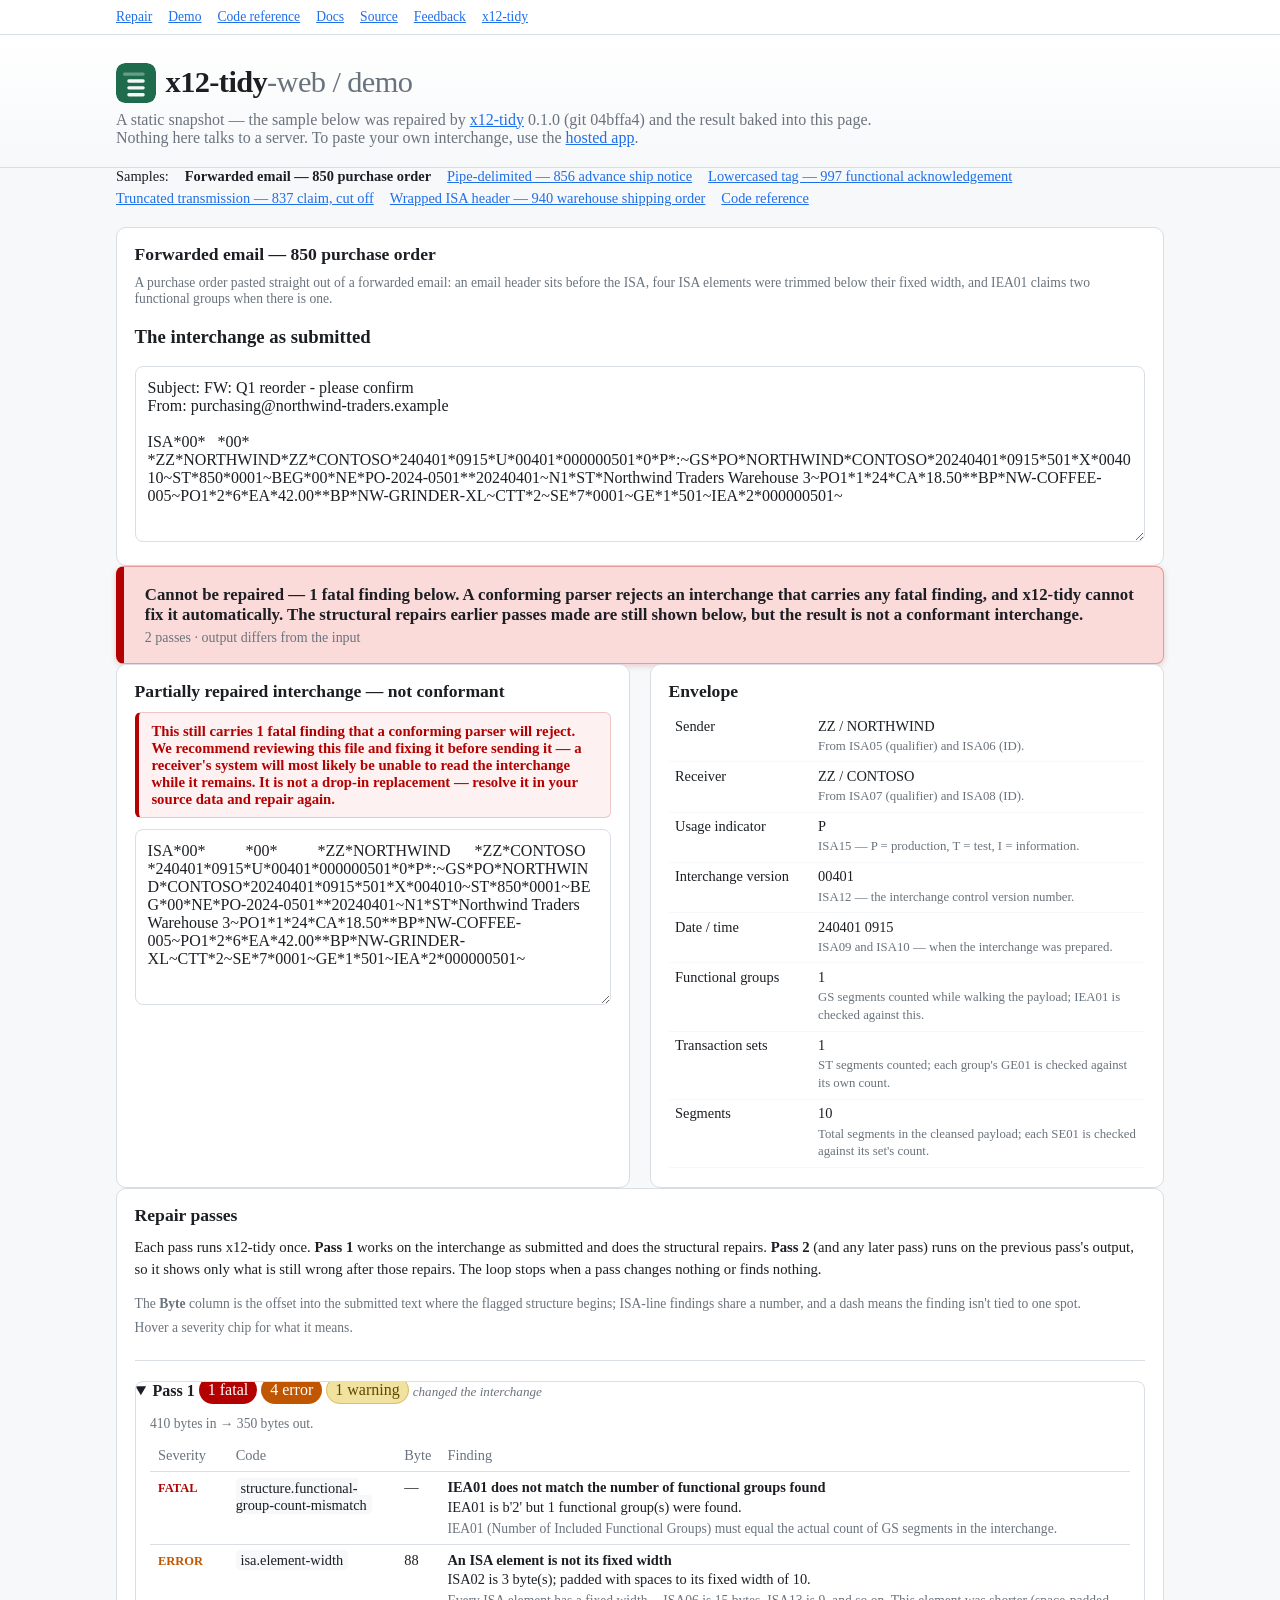
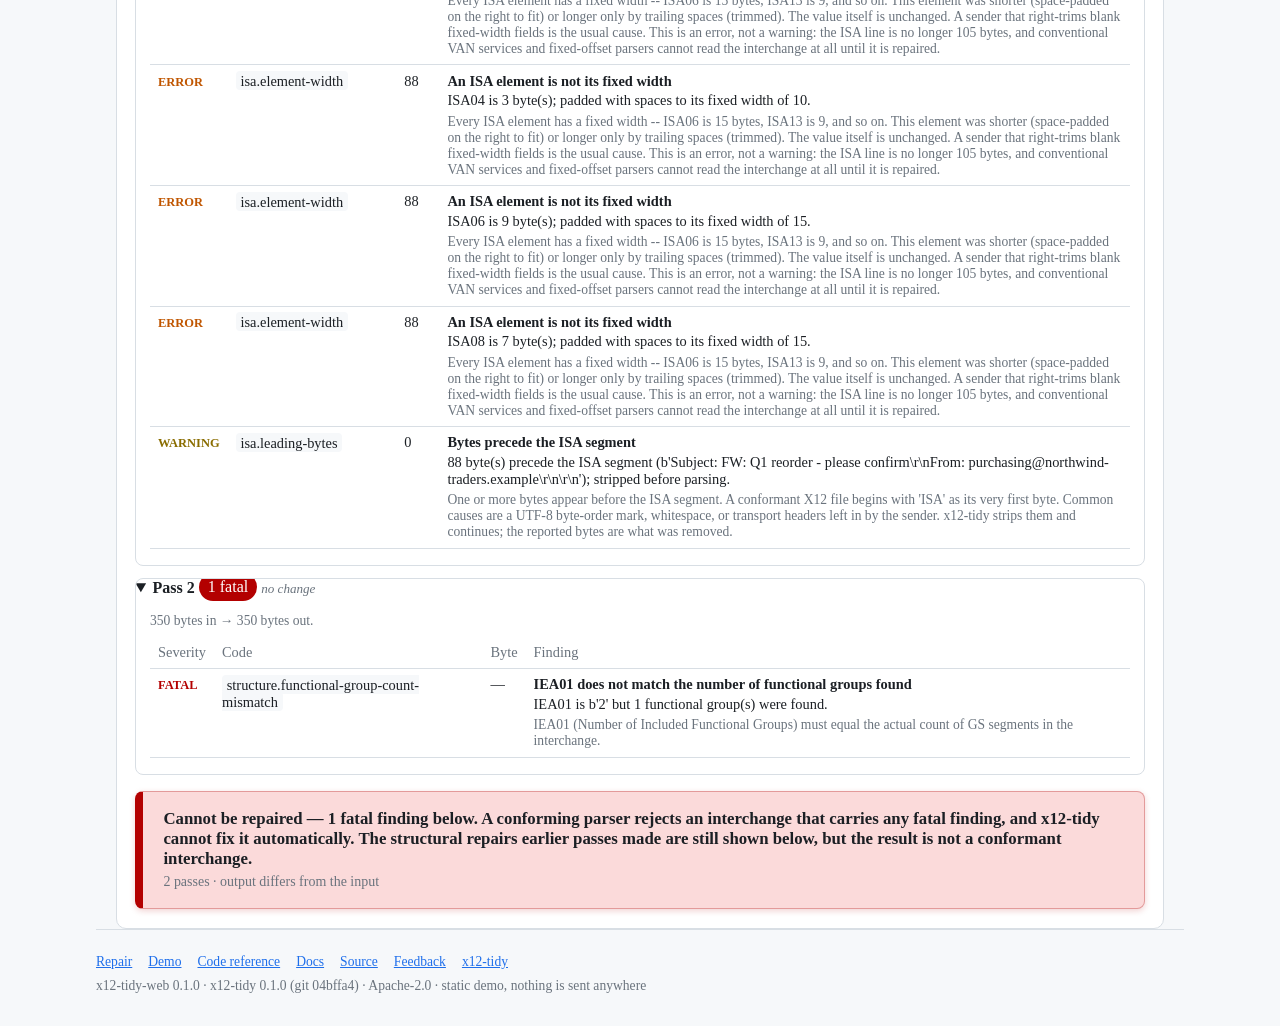
<file: docs/demo/forwarded-email.html>
<!doctype html>
<html lang="en">
<head>
  <meta charset="utf-8">
  <meta name="viewport" content="width=device-width, initial-scale=1">
  <title>x12-tidy-web demo — Forwarded email — 850 purchase order</title>
  <link rel="icon" type="image/svg+xml" href="[data-uri]">
  <style>/* SPDX-License-Identifier: Apache-2.0
   Copyright 2026 Michael Schertz */

:root {
  --ink: #1b1f24;
  --dim: #6a737d;
  --line: #d8dee4;
  --bg: #f6f8fa;
  --panel: #ffffff;
  --accent: #1f6feb;
  --accent-ink: #ffffff;
  --fatal: #b30000;
  --error: #c05600;
  --warning: #8a6d00;
  --ok: #1a7f37;
  --mono: ui-monospace, SFMono-Regular, &#34;SF Mono&#34;, Menlo, Consolas, monospace;
}

* { box-sizing: border-box; }

/* an ID/class `display:` rule outranks the UA [hidden] rule; restore it */
[hidden] { display: none !important; }

body {
  margin: 0;
  font: 15px/1.6 -apple-system, BlinkMacSystemFont, &#34;Segoe UI&#34;, Roboto, Helvetica, Arial, sans-serif;
  color: var(--ink);
  background: var(--bg);
}

.wrap { max-width: 68rem; margin: 0 auto; padding: 0 1.25rem; }

a { color: var(--accent); }

.site-header {
  background: linear-gradient(180deg, #fff, var(--bg));
  border-bottom: 1px solid var(--line);
  padding: 1.75rem 0 1.25rem;
}
.brand { display: flex; align-items: center; gap: .6rem; }
.brand-mark { display: block; border-radius: 9px; flex: none; }
.site-header h1 { margin: 0; font-size: 1.9rem; letter-spacing: -0.02em; }
.site-header .dim { color: var(--dim); font-weight: 400; }
.plain { color: inherit; text-decoration: none; }
.plain:hover { text-decoration: underline; }
.tagline { margin: .5rem 0 0; color: var(--dim); max-width: 48rem; }
.tagline + .tagline { margin-top: .4rem; }

main { padding: 1.5rem 0 3rem; }

.privacy {
  display: flex;
  align-items: flex-start;
  gap: .85rem;
  margin: 0 0 1.5rem;
  padding: 1.1rem 1.3rem;
  border: 1px solid #7fc794;
  border-left: 8px solid var(--ok);
  border-radius: 8px;
  background: #e0f4e7;
  box-shadow: 0 2px 6px rgba(26, 127, 55, .18);
  font-size: 1.05rem;
  font-weight: 500;
  color: var(--ink);
}
.privacy-icon {
  flex: none;
  display: grid;
  place-items: center;
  width: 32px;
  height: 32px;
  border-radius: 50%;
  background: var(--ok);
  color: #fff;
  box-shadow: 0 1px 4px rgba(26, 127, 55, .35);
}
.privacy strong { color: var(--ok); }

#edi-form { display: flex; flex-direction: column; gap: .75rem; }

.field-label { font-weight: 600; }

textarea {
  width: 100%;
  min-height: 11rem;
  font: 13px/1.5 var(--mono);
  padding: .75rem;
  border: 1px solid var(--line);
  border-radius: 8px;
  background: var(--panel);
  resize: vertical;
  color: var(--ink);
}
#corrected { min-height: 8rem; background: #fbfdff; }

.controls {
  display: flex;
  flex-wrap: wrap;
  align-items: center;
  gap: .6rem;
}

label.inline { display: inline-flex; align-items: center; gap: .4rem; color: var(--dim); font-size: .9rem; }
label.inline input[type=&#34;number&#34;], select {
  font: inherit;
  padding: .3rem .4rem;
  border: 1px solid var(--line);
  border-radius: 6px;
  background: var(--panel);
  color: var(--ink);
}
label.inline input[type=&#34;number&#34;] { width: 4rem; }

.file-pick { position: relative; cursor: pointer; }
.file-pick input[type=&#34;file&#34;] { position: absolute; inset: 0; opacity: 0; cursor: pointer; }
.file-pick span {
  display: inline-block; padding: .4rem .7rem;
  border: 1px dashed var(--line); border-radius: 6px; background: var(--panel);
}

button {
  font: inherit;
  padding: .45rem .9rem;
  border-radius: 6px;
  border: 1px solid var(--line);
  background: var(--panel);
  color: var(--ink);
  cursor: pointer;
}
button:hover:not(:disabled) { border-color: var(--dim); }
button:disabled { opacity: .5; cursor: not-allowed; }
button.primary { background: var(--accent); border-color: var(--accent); color: var(--accent-ink); }
button.primary:hover:not(:disabled) { filter: brightness(1.05); }
button.ghost { background: transparent; }

.form-error {
  margin: 0;
  color: var(--fatal);
  font-weight: 600;
}

#results { margin-top: 2rem; display: flex; flex-direction: column; gap: 1.25rem; }

.verdict {
  padding: 1.1rem 1.3rem;
  border-radius: 8px;
  font-weight: 600;
  font-size: 1.05rem;
  border: 1px solid var(--line);
  border-left-width: 8px;
  background: var(--panel);
  box-shadow: 0 2px 6px rgba(0, 0, 0, .1);
}
.verdict::before {
  display: inline-grid;
  place-items: center;
  width: 26px;
  height: 26px;
  margin-right: .6rem;
  border-radius: 50%;
  font-weight: 700;
  font-size: .95rem;
  color: #fff;
  vertical-align: -6px;
}
.verdict.ok        { border-color: #7fc794; border-left-color: var(--ok); background: #e0f4e7; box-shadow: 0 2px 6px rgba(26, 127, 55, .18); }
.verdict.ok::before        { content: &#34;\2713&#34;; background: var(--ok); }
.verdict.residual  { border-color: #e8c477; border-left-color: var(--error); background: #fbe9cc; box-shadow: 0 2px 6px rgba(192, 86, 0, .18); }
.verdict.residual::before  { content: &#34;\0021&#34;; background: var(--error); }
.verdict.fail      { border-color: #e39a9a; border-left-color: var(--fatal); background: #fbdada; box-shadow: 0 2px 6px rgba(179, 0, 0, .18); }
.verdict.fail::before      { content: &#34;\2715&#34;; background: var(--fatal); }
.verdict small { display: block; font-weight: 400; color: var(--dim); margin-top: .3rem; }
/* The same verdict box, repeated after the pass list -- a visitor who has
   scrolled through several passes shouldn&#39;t have to scroll back up to see
   whether the run ended clean, partly repaired, or unfixable. */
.verdict-echo { margin-top: 1rem; }

/* Was easy to miss as a small select+button tucked into the &#34;Repair passes&#34;
   panel-head; now its own callout at the end of the results, next to the
   closing verdict, so a visitor sees it without hunting for it. */
.report-panel {
  display: flex;
  flex-wrap: wrap;
  align-items: center;
  justify-content: space-between;
  gap: .75rem;
  margin-top: 1rem;
  padding: .9rem 1.1rem;
  border: 1px solid var(--line);
  border-left: 6px solid var(--accent);
  border-radius: 8px;
  background: var(--bg);
}
.report-panel-text { flex: 1 1 260px; margin: 0; font-size: .92rem; color: var(--ink); }
.report-panel-actions { display: flex; flex-wrap: wrap; gap: .5rem; align-items: center; }

/* Inline caveat inside a result panel — e.g. the output panel when the run
   did not come out clean. Amber by default; red when the result is fatal /
   non-conformant (.is-fatal). */
.panel-warning {
  margin: 0 0 .7rem;
  padding: .6rem .8rem;
  border: 1px solid #eed9b6;
  border-left: 4px solid var(--error);
  border-radius: 6px;
  background: #fdf6ec;
  color: #8a5a00;
  font-weight: 600;
  font-size: .92rem;
}
.panel-warning::before { content: &#34;\26A0\FE0F&#34;; margin-right: .45rem; }
.panel-warning.is-fatal {
  border-color: #eec4c4;
  border-left-color: var(--fatal);
  background: #fdf1f1;
  color: var(--fatal);
}
/* The amber triangle reads as &#34;heads up&#34;, not &#34;broken&#34; -- wrong signal for a
   fatal result, and the same glyph as the non-fatal case right above gave no
   visual distinction at all. Swap it for the same &#34;\2715&#34; the top verdict
   banner already uses for .fail (see .verdict.fail::before), so the two
   fatal signals on the page agree instead of one looking milder than the
   other. */
.panel-warning.is-fatal::before { content: &#34;\2715&#34;; }

.result-grid {
  display: grid;
  grid-template-columns: 1fr 1fr;
  gap: 1.25rem;
}
@media (max-width: 46rem) { .result-grid { grid-template-columns: 1fr; } }

.panel {
  background: var(--panel);
  border: 1px solid var(--line);
  border-radius: 10px;
  padding: 1rem 1.1rem 1.2rem;
}
.panel h2 { margin: 0 0 .6rem; font-size: 1.1rem; }
.panel-head { display: flex; align-items: center; justify-content: space-between; flex-wrap: wrap; gap: .5rem; }
.panel-actions { display: flex; gap: .4rem; align-items: center; }
.panel-actions.download { flex-wrap: wrap; }

.hint { color: var(--dim); font-size: .85rem; margin: .5rem 0 0; }

/* the post-repair feedback prompt — readable, not a dim footnote */
.feedback-line {
  margin: 0;
  padding: .6rem .85rem;
  border: 1px solid var(--line);
  border-left: 3px solid var(--accent);
  border-radius: 6px;
  background: var(--panel);
  font-size: .9rem;
}
/* a hint that carries a real explanation, not just an aside — readable size,
   normal text colour, a bit of separation */
.hint.lead { color: var(--ink); font-size: .92rem; margin: .35rem 0 1rem; line-height: 1.5; }

.exploded-box { margin-top: .6rem; }
.exploded-box &gt; summary { cursor: pointer; font-size: .9rem; color: var(--accent); }
.exploded-box pre {
  margin: .5rem 0 0;
  padding: .75rem;
  border: 1px solid var(--line);
  border-radius: 8px;
  background: #fbfdff;
  font: 12px/1.5 var(--mono);
  overflow-x: auto;
  white-space: pre;
}

table.facts { width: 100%; border-collapse: collapse; font-size: .9rem; }
table.facts th, table.facts td { text-align: left; padding: .35rem .4rem; border-bottom: 1px solid var(--bg); vertical-align: top; }
table.facts th { color: var(--ink); font-weight: 500; width: 30%; white-space: nowrap; vertical-align: baseline; }
table.facts td &gt; span:first-child { font-weight: 500; }
.fact-src { display: block; color: var(--dim); font-size: .8rem; line-height: 1.4; margin-top: .2rem; }

.legend { margin: .25rem 0 .5rem; display: flex; flex-direction: column; gap: .4rem; }
.legend &gt; div { display: flex; gap: .6rem; align-items: baseline; }
.legend dt { flex: 0 0 4.5rem; margin: 0; text-align: left; }
.legend dd { margin: 0; color: var(--dim); font-size: .88rem; }

/* the list of passes, set off from the legend/notes above it */
#passes {
  margin-top: 1.5rem;
  padding-top: 1.25rem;
  border-top: 1px solid var(--line);
}

.pass {
  border: 1px solid var(--line);
  border-radius: 8px;
  margin-top: .75rem;
  overflow: hidden;
}
.pass:first-child { margin-top: 0; }
.pass &gt; summary {
  cursor: pointer;
  padding: .6rem .9rem;
  background: var(--bg);
  font-weight: 600;
  display: flex;
  gap: .5rem;
  align-items: center;
  flex-wrap: wrap;
  list-style: none;
}
.pass &gt; summary::-webkit-details-marker { display: none; }
.pass &gt; summary::marker { content: &#34;&#34;; }
.pass .pass-body { padding: .5rem .9rem 1rem; }

/* disclosure caret — makes it obvious a pass row expands */
.caret { color: var(--dim); font-size: .8rem; transition: transform .12s ease; }
.caret::before { content: &#34;▶&#34;; }
.pass[open] &gt; summary .caret { transform: rotate(90deg); }

.pass-label { font-weight: 700; }
/* plain status text, deliberately NOT a pill */
.pass-status { font-weight: 400; font-size: .82rem; font-style: italic; color: var(--dim); }
.pass-status::before { content: &#34;· &#34;; font-style: normal; }
.pass-status.ok { color: var(--ok); font-style: normal; }

.pill {
  font: 600 .72rem/1 var(--mono);
  padding: .28rem .5rem;
  border-radius: 999px;
  border: 1px solid transparent;
  color: #fff;
  white-space: nowrap;
}
.pill.fatal   { background: var(--fatal); }
.pill.error   { background: var(--error); }
.pill.warning { background: #f2e2a0; border-color: #d9c168; color: #5c4900; }
.pill.clean   { background: var(--ok); }
.pill.neutral { background: var(--bg); border-color: var(--line); color: var(--dim); }

/* the severity chips in a pass summary double as filter toggles */
button.pill { cursor: pointer; font-family: var(--mono); transition: box-shadow .1s, opacity .1s; }
button.pill:hover { filter: brightness(1.08); }
button.pill[aria-pressed=&#34;true&#34;] { box-shadow: 0 0 0 2px var(--ink); }
button.pill.dim { opacity: .38; }

.linklike {
  background: none; border: none; padding: 0; margin: 0;
  font: inherit; color: var(--accent); text-decoration: underline; cursor: pointer;
}

table.findings { width: 100%; border-collapse: collapse; margin-top: .5rem; font-size: .9rem; }
table.findings th, table.findings td {
  text-align: left; padding: .45rem .5rem; border-bottom: 1px solid var(--line); vertical-align: top;
}
table.findings th { color: var(--dim); font-weight: 500; }
table.findings code { font: 12px var(--mono); background: var(--bg); padding: .1rem .3rem; border-radius: 4px; }
.sev { font-weight: 700; font-size: .78rem; }
.sev.fatal { color: var(--fatal); }
.sev.error { color: var(--error); }
.sev.warning { color: var(--warning); }
.finding-msg { display: block; margin-top: .15rem; }
.finding-expl { color: var(--dim); font-size: .85rem; margin: .3rem 0 0; }

.site-footer { color: var(--dim); font-size: .85rem; padding: 1.5rem 0 2rem; border-top: 1px solid var(--line); }
.site-footer p { margin: 0; }
.navlinks { display: flex; flex-wrap: wrap; gap: .35rem 1rem; }
.navlinks a { font-weight: 500; }
.navlinks .here { font-weight: 600; color: var(--dim); }
.navbar { background: var(--panel); border-bottom: 1px solid var(--line); font-size: .85rem; }
.navbar .wrap { padding-top: .55rem; padding-bottom: .55rem; }
.site-footer .navlinks { margin-bottom: .5rem; }
.demo-nav { align-items: baseline; margin: 0 0 1.25rem; font-size: .9rem; }
.demo-nav strong { color: var(--ink); }

/* /codes reference page */
.codes-table { table-layout: fixed; }
.codes-table th:nth-child(1), .codes-table td:nth-child(1) { width: 5.5rem; }
.codes-table th:nth-child(2), .codes-table td:nth-child(2) { width: 16rem; }
.codes-table code { overflow-wrap: anywhere; }
tr.deprecated { opacity: .55; }
.codes-filter { display: flex; flex-wrap: wrap; align-items: center; gap: .5rem; margin: 0 0 1.1rem; }
.codes-filter &gt; span { color: var(--dim); font-size: .85rem; }
.discuss { display: inline-block; margin-top: .35rem; font-size: .78rem; font-weight: 500; white-space: nowrap; }

.busy { opacity: .6; pointer-events: none; }
</style>
</head>
<body>
<nav class="navbar" aria-label="Site"><div class="wrap">
<div class="navlinks">
  <a href="https://repair.tidyedi.com/">Repair</a>

  <a href="index.html">Demo</a>

  <a href="codes.html">Code reference</a>

  <a href="https://docs.tidyedi.com">Docs</a>
  <a href="https://github.com/tidyedi/x12-tidy-web">Source</a>
  <a href="mailto:repair-feedback@tidyedi.com?subject=x12-tidy-web%20feedback">Feedback</a>
  <a href="https://github.com/tidyedi/x12-tidy">x12-tidy</a>
</div></div></nav>
<header class="site-header">
  <div class="wrap">
    <div class="brand">
      <img class="brand-mark" src="[data-uri]" alt="" width="40" height="40">
      <h1>x12-tidy<span class="dim">-web</span> <span class="dim">/ demo</span></h1>
    </div>
    <p class="tagline">
      A static snapshot — the sample below was repaired by
      <a href="https://github.com/tidyedi/x12-tidy">x12-tidy</a> 0.1.0 (git 04bffa4)
      and the result baked into this page. Nothing here talks to a server.
      To paste your own interchange, use the
      <a href="https://repair.tidyedi.com/">hosted app</a>.
    </p>
  </div>
</header>

<main class="wrap">
  <nav class="navlinks demo-nav">
    <span class="dim">Samples:</span>
    
      <strong>Forwarded email — 850 purchase order</strong>
    
      <a href="pipe-delimited.html">Pipe-delimited — 856 advance ship notice</a>
    
      <a href="lowercased-isa.html">Lowercased tag — 997 functional acknowledgement</a>
    
      <a href="truncated-transmission.html">Truncated transmission — 837 claim, cut off</a>
    
      <a href="wrapped-isa.html">Wrapped ISA header — 940 warehouse shipping order</a>
    
    <a href="codes.html">Code reference</a>
  </nav>

  <section class="panel">
    <h2>Forwarded email — 850 purchase order</h2>
    <p class="hint">A purchase order pasted straight out of a forwarded email: an email header sits before the ISA, four ISA elements were trimmed below their fixed width, and IEA01 claims two functional groups when there is one.</p>
    <h3>The interchange as submitted</h3>
    <textarea readonly spellcheck="false" rows="6">Subject: FW: Q1 reorder - please confirm
From: purchasing@northwind-traders.example

ISA*00*   *00*   *ZZ*NORTHWIND*ZZ*CONTOSO*240401*0915*U*00401*000000501*0*P*:~GS*PO*NORTHWIND*CONTOSO*20240401*0915*501*X*004010~ST*850*0001~BEG*00*NE*PO-2024-0501**20240401~N1*ST*Northwind Traders Warehouse 3~PO1*1*24*CA*18.50**BP*NW-COFFEE-005~PO1*2*6*EA*42.00**BP*NW-GRINDER-XL~CTT*2~SE*7*0001~GE*1*501~IEA*2*000000501~</textarea>
  </section>

  <div class="verdict fail">
    Cannot be repaired — 1 fatal finding below. A conforming parser rejects an interchange that carries any fatal finding, and x12-tidy cannot fix it automatically. The structural repairs earlier passes made are still shown below, but the result is not a conformant interchange.
    <small>
      2 passes ·
      output differs from the input
    </small>
  </div>

  <div class="result-grid">
    <div class="panel">
      <div class="panel-head"><h2>Partially repaired interchange — not conformant</h2></div>
      
      <p class="panel-warning is-fatal">This still carries 1 fatal finding that a conforming parser will reject. We recommend reviewing this file and fixing it before sending it — a receiver&#39;s system will most likely be unable to read the interchange while it remains. It is not a drop-in replacement — resolve it in your source data and repair again.</p>
      
      <textarea readonly spellcheck="false" rows="8">ISA*00*          *00*          *ZZ*NORTHWIND      *ZZ*CONTOSO        *240401*0915*U*00401*000000501*0*P*:~GS*PO*NORTHWIND*CONTOSO*20240401*0915*501*X*004010~ST*850*0001~BEG*00*NE*PO-2024-0501**20240401~N1*ST*Northwind Traders Warehouse 3~PO1*1*24*CA*18.50**BP*NW-COFFEE-005~PO1*2*6*EA*42.00**BP*NW-GRINDER-XL~CTT*2~SE*7*0001~GE*1*501~IEA*2*000000501~</textarea>
    </div>

    <div class="panel">
      <h2>Envelope</h2>
      
      
      <table class="facts"><tbody>
        <tr><th>Sender</th><td><span>ZZ / NORTHWIND</span><span class="fact-src">From ISA05 (qualifier) and ISA06 (ID).</span></td></tr>
        <tr><th>Receiver</th><td><span>ZZ / CONTOSO</span><span class="fact-src">From ISA07 (qualifier) and ISA08 (ID).</span></td></tr>
        <tr><th>Usage indicator</th><td><span>P</span><span class="fact-src">ISA15 — P = production, T = test, I = information.</span></td></tr>
        <tr><th>Interchange version</th><td><span>00401</span><span class="fact-src">ISA12 — the interchange control version number.</span></td></tr>
        <tr><th>Date / time</th><td><span>240401 0915</span><span class="fact-src">ISA09 and ISA10 — when the interchange was prepared.</span></td></tr>
        <tr><th>Functional groups</th><td><span>1</span><span class="fact-src">GS segments counted while walking the payload; IEA01 is checked against this.</span></td></tr>
        <tr><th>Transaction sets</th><td><span>1</span><span class="fact-src">ST segments counted; each group's GE01 is checked against its own count.</span></td></tr>
        <tr><th>Segments</th><td><span>10</span><span class="fact-src">Total segments in the cleansed payload; each SE01 is checked against its set's count.</span></td></tr>
      </tbody></table>
      
    </div>
  </div>

  <div class="panel">
    <h2>Repair passes</h2>
    <p class="hint lead">
      Each pass runs x12-tidy once. <strong>Pass&nbsp;1</strong> works on the
      interchange as submitted and does the structural repairs.
      <strong>Pass&nbsp;2</strong> (and any later pass) runs on the previous
      pass's output, so it shows only what is still wrong after those repairs.
      The loop stops when a pass changes nothing or finds nothing.
    </p>
    <p class="hint">
      The <strong>Byte</strong> column is the offset into the submitted text where
      the flagged structure begins; ISA-line findings share a number, and a dash
      means the finding isn't tied to one spot.
    </p>
    <p class="hint">Hover a severity chip for what it means.</p>
    <div id="passes">
    
    <details class="pass" open>
      <summary>
        <span class="pass-label">Pass 1</span>
        
          
          
          <span class="pill fatal" title="x12-tidy cannot produce an interchange you can rely on. Either the structure can&#39;t be parsed — a delimiter missing or ambiguous, the ISA line malformed or not locatable — or the envelope fails its own integrity checks: a required GE / SE / IEA missing, a segment outside the envelope, or a count or control number malformed, non-unique, or not agreeing (ISA13 vs IEA02, GS08 vs ISA12, a stated count vs the segments actually present). x12-tidy reports these but will not guess the fix, and a conforming receiver rejects the interchange. Fix the source data and repair again.">1 fatal</span>
          
        
          
          
          <span class="pill error" title="A real conformance violation in a specific element or segment — the value or structure breaks an X12 rule, though x12-tidy can still read the interchange (an ISA element off its fixed width, a lowercased segment identifier, an unusable delimiter, an ISA15 that isn&#39;t T/P/I). x12-tidy fixes what it can do safely and flags the rest. Review every one — some are not auto-fixed, and a couple turn fatal if the interchange actually uses the affected feature (composite elements, repetition).">4 error</span>
          
        
          
          
          <span class="pill warning" title="Something about the input was off, but x12-tidy could resolve it on its own without risking a real data value — bytes stripped from before the ISA or after the segment terminator, a UTF-16 file transcoded to single-byte, a stray newline inside an ISA element replaced with a space, an unrecognised ISA12 version left opaque. The interchange is otherwise sound. Treat each as a trust signal: usually a harmless sender quirk, occasionally a sign the file was corrupted or mishandled upstream — confirm the cleanup is what you expected.">1 warning</span>
          
        
        
        <span class="pass-status">changed the interchange</span>
      </summary>
      <div class="pass-body">
        <p class="hint">
          410 bytes in →
          350 bytes out.
        </p>
        
        <table class="findings">
          <thead><tr><th>Severity</th><th>Code</th><th>Byte</th><th>Finding</th></tr></thead>
          <tbody>
          
            <tr>
              <td><span class="sev fatal">FATAL</span></td>
              <td><code>structure.functional-group-count-mismatch</code></td>
              <td>—</td>
              <td>
                <strong>IEA01 does not match the number of functional groups found</strong>
                <span class="finding-msg">IEA01 is b&#39;2&#39; but 1 functional group(s) were found.</span>
                <p class="finding-expl">IEA01 (Number of Included Functional Groups) must equal the actual count of GS segments in the interchange.</p>
              </td>
            </tr>
          
            <tr>
              <td><span class="sev error">ERROR</span></td>
              <td><code>isa.element-width</code></td>
              <td>88</td>
              <td>
                <strong>An ISA element is not its fixed width</strong>
                <span class="finding-msg">ISA02 is 3 byte(s); padded with spaces to its fixed width of 10.</span>
                <p class="finding-expl">Every ISA element has a fixed width -- ISA06 is 15 bytes, ISA13 is 9, and so on. This element was shorter (space-padded on the right to fit) or longer only by trailing spaces (trimmed). The value itself is unchanged. A sender that right-trims blank fixed-width fields is the usual cause. This is an error, not a warning: the ISA line is no longer 105 bytes, and conventional VAN services and fixed-offset parsers cannot read the interchange at all until it is repaired.</p>
              </td>
            </tr>
          
            <tr>
              <td><span class="sev error">ERROR</span></td>
              <td><code>isa.element-width</code></td>
              <td>88</td>
              <td>
                <strong>An ISA element is not its fixed width</strong>
                <span class="finding-msg">ISA04 is 3 byte(s); padded with spaces to its fixed width of 10.</span>
                <p class="finding-expl">Every ISA element has a fixed width -- ISA06 is 15 bytes, ISA13 is 9, and so on. This element was shorter (space-padded on the right to fit) or longer only by trailing spaces (trimmed). The value itself is unchanged. A sender that right-trims blank fixed-width fields is the usual cause. This is an error, not a warning: the ISA line is no longer 105 bytes, and conventional VAN services and fixed-offset parsers cannot read the interchange at all until it is repaired.</p>
              </td>
            </tr>
          
            <tr>
              <td><span class="sev error">ERROR</span></td>
              <td><code>isa.element-width</code></td>
              <td>88</td>
              <td>
                <strong>An ISA element is not its fixed width</strong>
                <span class="finding-msg">ISA06 is 9 byte(s); padded with spaces to its fixed width of 15.</span>
                <p class="finding-expl">Every ISA element has a fixed width -- ISA06 is 15 bytes, ISA13 is 9, and so on. This element was shorter (space-padded on the right to fit) or longer only by trailing spaces (trimmed). The value itself is unchanged. A sender that right-trims blank fixed-width fields is the usual cause. This is an error, not a warning: the ISA line is no longer 105 bytes, and conventional VAN services and fixed-offset parsers cannot read the interchange at all until it is repaired.</p>
              </td>
            </tr>
          
            <tr>
              <td><span class="sev error">ERROR</span></td>
              <td><code>isa.element-width</code></td>
              <td>88</td>
              <td>
                <strong>An ISA element is not its fixed width</strong>
                <span class="finding-msg">ISA08 is 7 byte(s); padded with spaces to its fixed width of 15.</span>
                <p class="finding-expl">Every ISA element has a fixed width -- ISA06 is 15 bytes, ISA13 is 9, and so on. This element was shorter (space-padded on the right to fit) or longer only by trailing spaces (trimmed). The value itself is unchanged. A sender that right-trims blank fixed-width fields is the usual cause. This is an error, not a warning: the ISA line is no longer 105 bytes, and conventional VAN services and fixed-offset parsers cannot read the interchange at all until it is repaired.</p>
              </td>
            </tr>
          
            <tr>
              <td><span class="sev warning">WARNING</span></td>
              <td><code>isa.leading-bytes</code></td>
              <td>0</td>
              <td>
                <strong>Bytes precede the ISA segment</strong>
                <span class="finding-msg">88 byte(s) precede the ISA segment (b&#39;Subject: FW: Q1 reorder - please confirm\r\nFrom: purchasing@northwind-traders.example\r\n\r\n&#39;); stripped before parsing.</span>
                <p class="finding-expl">One or more bytes appear before the ISA segment. A conformant X12 file begins with &#39;ISA&#39; as its very first byte. Common causes are a UTF-8 byte-order mark, whitespace, or transport headers left in by the sender. x12-tidy strips them and continues; the reported bytes are what was removed.</p>
              </td>
            </tr>
          
          </tbody>
        </table>
        
      </div>
    </details>
    
    <details class="pass" open>
      <summary>
        <span class="pass-label">Pass 2</span>
        
          
          
          <span class="pill fatal" title="x12-tidy cannot produce an interchange you can rely on. Either the structure can&#39;t be parsed — a delimiter missing or ambiguous, the ISA line malformed or not locatable — or the envelope fails its own integrity checks: a required GE / SE / IEA missing, a segment outside the envelope, or a count or control number malformed, non-unique, or not agreeing (ISA13 vs IEA02, GS08 vs ISA12, a stated count vs the segments actually present). x12-tidy reports these but will not guess the fix, and a conforming receiver rejects the interchange. Fix the source data and repair again.">1 fatal</span>
          
        
          
        
          
        
        
        <span class="pass-status">no change</span>
      </summary>
      <div class="pass-body">
        <p class="hint">
          350 bytes in →
          350 bytes out.
        </p>
        
        <table class="findings">
          <thead><tr><th>Severity</th><th>Code</th><th>Byte</th><th>Finding</th></tr></thead>
          <tbody>
          
            <tr>
              <td><span class="sev fatal">FATAL</span></td>
              <td><code>structure.functional-group-count-mismatch</code></td>
              <td>—</td>
              <td>
                <strong>IEA01 does not match the number of functional groups found</strong>
                <span class="finding-msg">IEA01 is b&#39;2&#39; but 1 functional group(s) were found.</span>
                <p class="finding-expl">IEA01 (Number of Included Functional Groups) must equal the actual count of GS segments in the interchange.</p>
              </td>
            </tr>
          
          </tbody>
        </table>
        
      </div>
    </details>
    
    </div>
    <div class="verdict verdict-echo fail">
      Cannot be repaired — 1 fatal finding below. A conforming parser rejects an interchange that carries any fatal finding, and x12-tidy cannot fix it automatically. The structural repairs earlier passes made are still shown below, but the result is not a conformant interchange.
      <small>
        2 passes ·
        output differs from the input
      </small>
    </div>
  </div>
</main>

<footer class="wrap site-footer">
  
<div class="navlinks">
  <a href="https://repair.tidyedi.com/">Repair</a>

  <a href="index.html">Demo</a>

  <a href="codes.html">Code reference</a>

  <a href="https://docs.tidyedi.com">Docs</a>
  <a href="https://github.com/tidyedi/x12-tidy-web">Source</a>
  <a href="mailto:repair-feedback@tidyedi.com?subject=x12-tidy-web%20feedback">Feedback</a>
  <a href="https://github.com/tidyedi/x12-tidy">x12-tidy</a>
</div>
  <p>x12-tidy-web 0.1.0 · x12-tidy 0.1.0 (git 04bffa4) · Apache-2.0 · static demo, nothing is sent anywhere</p>
</footer>
</body>
</html>
</file>
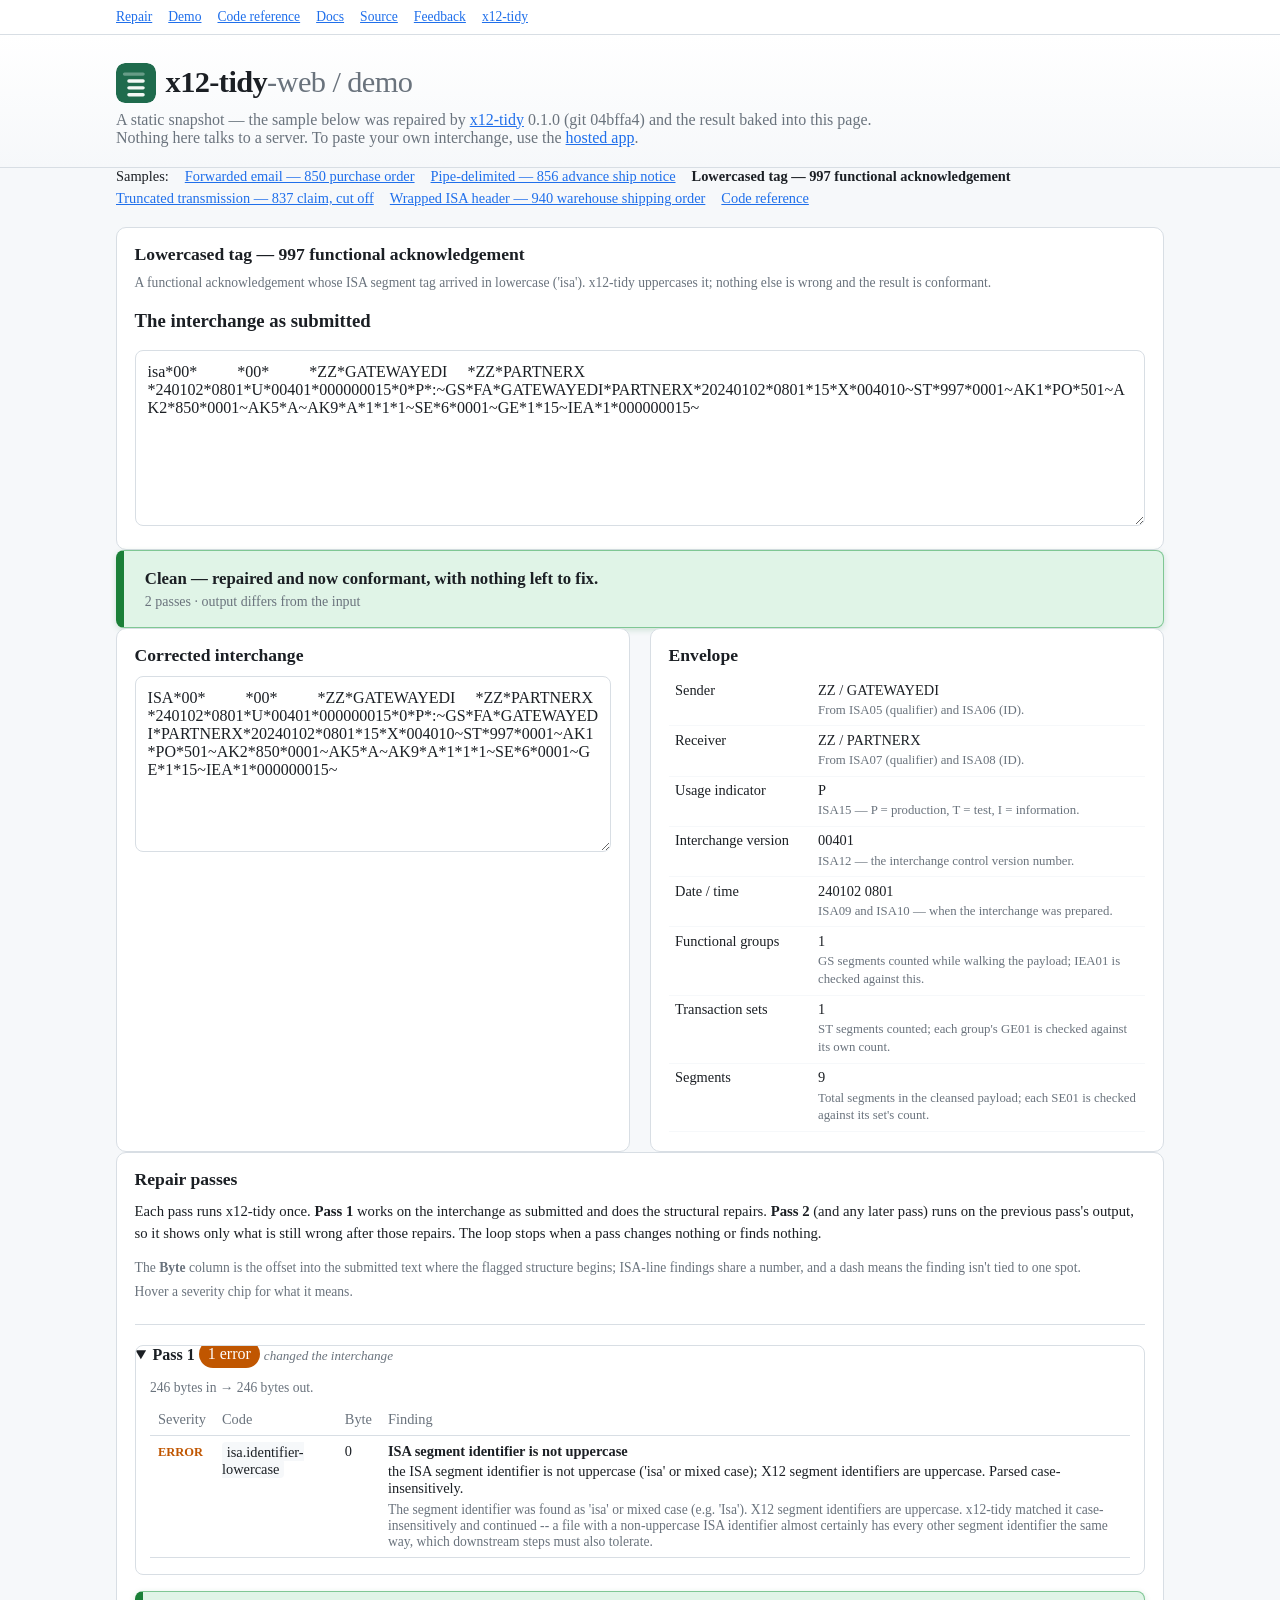
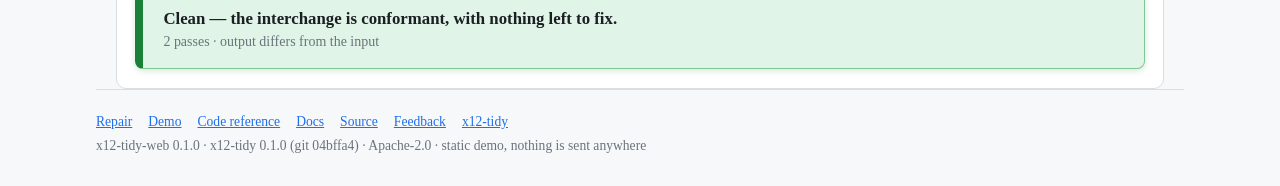
<file: docs/demo/lowercased-isa.html>
<!doctype html>
<html lang="en">
<head>
  <meta charset="utf-8">
  <meta name="viewport" content="width=device-width, initial-scale=1">
  <title>x12-tidy-web demo — Lowercased tag — 997 functional acknowledgement</title>
  <link rel="icon" type="image/svg+xml" href="[data-uri]">
  <style>/* SPDX-License-Identifier: Apache-2.0
   Copyright 2026 Michael Schertz */

:root {
  --ink: #1b1f24;
  --dim: #6a737d;
  --line: #d8dee4;
  --bg: #f6f8fa;
  --panel: #ffffff;
  --accent: #1f6feb;
  --accent-ink: #ffffff;
  --fatal: #b30000;
  --error: #c05600;
  --warning: #8a6d00;
  --ok: #1a7f37;
  --mono: ui-monospace, SFMono-Regular, &#34;SF Mono&#34;, Menlo, Consolas, monospace;
}

* { box-sizing: border-box; }

/* an ID/class `display:` rule outranks the UA [hidden] rule; restore it */
[hidden] { display: none !important; }

body {
  margin: 0;
  font: 15px/1.6 -apple-system, BlinkMacSystemFont, &#34;Segoe UI&#34;, Roboto, Helvetica, Arial, sans-serif;
  color: var(--ink);
  background: var(--bg);
}

.wrap { max-width: 68rem; margin: 0 auto; padding: 0 1.25rem; }

a { color: var(--accent); }

.site-header {
  background: linear-gradient(180deg, #fff, var(--bg));
  border-bottom: 1px solid var(--line);
  padding: 1.75rem 0 1.25rem;
}
.brand { display: flex; align-items: center; gap: .6rem; }
.brand-mark { display: block; border-radius: 9px; flex: none; }
.site-header h1 { margin: 0; font-size: 1.9rem; letter-spacing: -0.02em; }
.site-header .dim { color: var(--dim); font-weight: 400; }
.plain { color: inherit; text-decoration: none; }
.plain:hover { text-decoration: underline; }
.tagline { margin: .5rem 0 0; color: var(--dim); max-width: 48rem; }
.tagline + .tagline { margin-top: .4rem; }

main { padding: 1.5rem 0 3rem; }

.privacy {
  display: flex;
  align-items: flex-start;
  gap: .85rem;
  margin: 0 0 1.5rem;
  padding: 1.1rem 1.3rem;
  border: 1px solid #7fc794;
  border-left: 8px solid var(--ok);
  border-radius: 8px;
  background: #e0f4e7;
  box-shadow: 0 2px 6px rgba(26, 127, 55, .18);
  font-size: 1.05rem;
  font-weight: 500;
  color: var(--ink);
}
.privacy-icon {
  flex: none;
  display: grid;
  place-items: center;
  width: 32px;
  height: 32px;
  border-radius: 50%;
  background: var(--ok);
  color: #fff;
  box-shadow: 0 1px 4px rgba(26, 127, 55, .35);
}
.privacy strong { color: var(--ok); }

#edi-form { display: flex; flex-direction: column; gap: .75rem; }

.field-label { font-weight: 600; }

textarea {
  width: 100%;
  min-height: 11rem;
  font: 13px/1.5 var(--mono);
  padding: .75rem;
  border: 1px solid var(--line);
  border-radius: 8px;
  background: var(--panel);
  resize: vertical;
  color: var(--ink);
}
#corrected { min-height: 8rem; background: #fbfdff; }

.controls {
  display: flex;
  flex-wrap: wrap;
  align-items: center;
  gap: .6rem;
}

label.inline { display: inline-flex; align-items: center; gap: .4rem; color: var(--dim); font-size: .9rem; }
label.inline input[type=&#34;number&#34;], select {
  font: inherit;
  padding: .3rem .4rem;
  border: 1px solid var(--line);
  border-radius: 6px;
  background: var(--panel);
  color: var(--ink);
}
label.inline input[type=&#34;number&#34;] { width: 4rem; }

.file-pick { position: relative; cursor: pointer; }
.file-pick input[type=&#34;file&#34;] { position: absolute; inset: 0; opacity: 0; cursor: pointer; }
.file-pick span {
  display: inline-block; padding: .4rem .7rem;
  border: 1px dashed var(--line); border-radius: 6px; background: var(--panel);
}

button {
  font: inherit;
  padding: .45rem .9rem;
  border-radius: 6px;
  border: 1px solid var(--line);
  background: var(--panel);
  color: var(--ink);
  cursor: pointer;
}
button:hover:not(:disabled) { border-color: var(--dim); }
button:disabled { opacity: .5; cursor: not-allowed; }
button.primary { background: var(--accent); border-color: var(--accent); color: var(--accent-ink); }
button.primary:hover:not(:disabled) { filter: brightness(1.05); }
button.ghost { background: transparent; }

.form-error {
  margin: 0;
  color: var(--fatal);
  font-weight: 600;
}

#results { margin-top: 2rem; display: flex; flex-direction: column; gap: 1.25rem; }

.verdict {
  padding: 1.1rem 1.3rem;
  border-radius: 8px;
  font-weight: 600;
  font-size: 1.05rem;
  border: 1px solid var(--line);
  border-left-width: 8px;
  background: var(--panel);
  box-shadow: 0 2px 6px rgba(0, 0, 0, .1);
}
.verdict::before {
  display: inline-grid;
  place-items: center;
  width: 26px;
  height: 26px;
  margin-right: .6rem;
  border-radius: 50%;
  font-weight: 700;
  font-size: .95rem;
  color: #fff;
  vertical-align: -6px;
}
.verdict.ok        { border-color: #7fc794; border-left-color: var(--ok); background: #e0f4e7; box-shadow: 0 2px 6px rgba(26, 127, 55, .18); }
.verdict.ok::before        { content: &#34;\2713&#34;; background: var(--ok); }
.verdict.residual  { border-color: #e8c477; border-left-color: var(--error); background: #fbe9cc; box-shadow: 0 2px 6px rgba(192, 86, 0, .18); }
.verdict.residual::before  { content: &#34;\0021&#34;; background: var(--error); }
.verdict.fail      { border-color: #e39a9a; border-left-color: var(--fatal); background: #fbdada; box-shadow: 0 2px 6px rgba(179, 0, 0, .18); }
.verdict.fail::before      { content: &#34;\2715&#34;; background: var(--fatal); }
.verdict small { display: block; font-weight: 400; color: var(--dim); margin-top: .3rem; }
/* The same verdict box, repeated after the pass list -- a visitor who has
   scrolled through several passes shouldn&#39;t have to scroll back up to see
   whether the run ended clean, partly repaired, or unfixable. */
.verdict-echo { margin-top: 1rem; }

/* Was easy to miss as a small select+button tucked into the &#34;Repair passes&#34;
   panel-head; now its own callout at the end of the results, next to the
   closing verdict, so a visitor sees it without hunting for it. */
.report-panel {
  display: flex;
  flex-wrap: wrap;
  align-items: center;
  justify-content: space-between;
  gap: .75rem;
  margin-top: 1rem;
  padding: .9rem 1.1rem;
  border: 1px solid var(--line);
  border-left: 6px solid var(--accent);
  border-radius: 8px;
  background: var(--bg);
}
.report-panel-text { flex: 1 1 260px; margin: 0; font-size: .92rem; color: var(--ink); }
.report-panel-actions { display: flex; flex-wrap: wrap; gap: .5rem; align-items: center; }

/* Inline caveat inside a result panel — e.g. the output panel when the run
   did not come out clean. Amber by default; red when the result is fatal /
   non-conformant (.is-fatal). */
.panel-warning {
  margin: 0 0 .7rem;
  padding: .6rem .8rem;
  border: 1px solid #eed9b6;
  border-left: 4px solid var(--error);
  border-radius: 6px;
  background: #fdf6ec;
  color: #8a5a00;
  font-weight: 600;
  font-size: .92rem;
}
.panel-warning::before { content: &#34;\26A0\FE0F&#34;; margin-right: .45rem; }
.panel-warning.is-fatal {
  border-color: #eec4c4;
  border-left-color: var(--fatal);
  background: #fdf1f1;
  color: var(--fatal);
}
/* The amber triangle reads as &#34;heads up&#34;, not &#34;broken&#34; -- wrong signal for a
   fatal result, and the same glyph as the non-fatal case right above gave no
   visual distinction at all. Swap it for the same &#34;\2715&#34; the top verdict
   banner already uses for .fail (see .verdict.fail::before), so the two
   fatal signals on the page agree instead of one looking milder than the
   other. */
.panel-warning.is-fatal::before { content: &#34;\2715&#34;; }

.result-grid {
  display: grid;
  grid-template-columns: 1fr 1fr;
  gap: 1.25rem;
}
@media (max-width: 46rem) { .result-grid { grid-template-columns: 1fr; } }

.panel {
  background: var(--panel);
  border: 1px solid var(--line);
  border-radius: 10px;
  padding: 1rem 1.1rem 1.2rem;
}
.panel h2 { margin: 0 0 .6rem; font-size: 1.1rem; }
.panel-head { display: flex; align-items: center; justify-content: space-between; flex-wrap: wrap; gap: .5rem; }
.panel-actions { display: flex; gap: .4rem; align-items: center; }
.panel-actions.download { flex-wrap: wrap; }

.hint { color: var(--dim); font-size: .85rem; margin: .5rem 0 0; }

/* the post-repair feedback prompt — readable, not a dim footnote */
.feedback-line {
  margin: 0;
  padding: .6rem .85rem;
  border: 1px solid var(--line);
  border-left: 3px solid var(--accent);
  border-radius: 6px;
  background: var(--panel);
  font-size: .9rem;
}
/* a hint that carries a real explanation, not just an aside — readable size,
   normal text colour, a bit of separation */
.hint.lead { color: var(--ink); font-size: .92rem; margin: .35rem 0 1rem; line-height: 1.5; }

.exploded-box { margin-top: .6rem; }
.exploded-box &gt; summary { cursor: pointer; font-size: .9rem; color: var(--accent); }
.exploded-box pre {
  margin: .5rem 0 0;
  padding: .75rem;
  border: 1px solid var(--line);
  border-radius: 8px;
  background: #fbfdff;
  font: 12px/1.5 var(--mono);
  overflow-x: auto;
  white-space: pre;
}

table.facts { width: 100%; border-collapse: collapse; font-size: .9rem; }
table.facts th, table.facts td { text-align: left; padding: .35rem .4rem; border-bottom: 1px solid var(--bg); vertical-align: top; }
table.facts th { color: var(--ink); font-weight: 500; width: 30%; white-space: nowrap; vertical-align: baseline; }
table.facts td &gt; span:first-child { font-weight: 500; }
.fact-src { display: block; color: var(--dim); font-size: .8rem; line-height: 1.4; margin-top: .2rem; }

.legend { margin: .25rem 0 .5rem; display: flex; flex-direction: column; gap: .4rem; }
.legend &gt; div { display: flex; gap: .6rem; align-items: baseline; }
.legend dt { flex: 0 0 4.5rem; margin: 0; text-align: left; }
.legend dd { margin: 0; color: var(--dim); font-size: .88rem; }

/* the list of passes, set off from the legend/notes above it */
#passes {
  margin-top: 1.5rem;
  padding-top: 1.25rem;
  border-top: 1px solid var(--line);
}

.pass {
  border: 1px solid var(--line);
  border-radius: 8px;
  margin-top: .75rem;
  overflow: hidden;
}
.pass:first-child { margin-top: 0; }
.pass &gt; summary {
  cursor: pointer;
  padding: .6rem .9rem;
  background: var(--bg);
  font-weight: 600;
  display: flex;
  gap: .5rem;
  align-items: center;
  flex-wrap: wrap;
  list-style: none;
}
.pass &gt; summary::-webkit-details-marker { display: none; }
.pass &gt; summary::marker { content: &#34;&#34;; }
.pass .pass-body { padding: .5rem .9rem 1rem; }

/* disclosure caret — makes it obvious a pass row expands */
.caret { color: var(--dim); font-size: .8rem; transition: transform .12s ease; }
.caret::before { content: &#34;▶&#34;; }
.pass[open] &gt; summary .caret { transform: rotate(90deg); }

.pass-label { font-weight: 700; }
/* plain status text, deliberately NOT a pill */
.pass-status { font-weight: 400; font-size: .82rem; font-style: italic; color: var(--dim); }
.pass-status::before { content: &#34;· &#34;; font-style: normal; }
.pass-status.ok { color: var(--ok); font-style: normal; }

.pill {
  font: 600 .72rem/1 var(--mono);
  padding: .28rem .5rem;
  border-radius: 999px;
  border: 1px solid transparent;
  color: #fff;
  white-space: nowrap;
}
.pill.fatal   { background: var(--fatal); }
.pill.error   { background: var(--error); }
.pill.warning { background: #f2e2a0; border-color: #d9c168; color: #5c4900; }
.pill.clean   { background: var(--ok); }
.pill.neutral { background: var(--bg); border-color: var(--line); color: var(--dim); }

/* the severity chips in a pass summary double as filter toggles */
button.pill { cursor: pointer; font-family: var(--mono); transition: box-shadow .1s, opacity .1s; }
button.pill:hover { filter: brightness(1.08); }
button.pill[aria-pressed=&#34;true&#34;] { box-shadow: 0 0 0 2px var(--ink); }
button.pill.dim { opacity: .38; }

.linklike {
  background: none; border: none; padding: 0; margin: 0;
  font: inherit; color: var(--accent); text-decoration: underline; cursor: pointer;
}

table.findings { width: 100%; border-collapse: collapse; margin-top: .5rem; font-size: .9rem; }
table.findings th, table.findings td {
  text-align: left; padding: .45rem .5rem; border-bottom: 1px solid var(--line); vertical-align: top;
}
table.findings th { color: var(--dim); font-weight: 500; }
table.findings code { font: 12px var(--mono); background: var(--bg); padding: .1rem .3rem; border-radius: 4px; }
.sev { font-weight: 700; font-size: .78rem; }
.sev.fatal { color: var(--fatal); }
.sev.error { color: var(--error); }
.sev.warning { color: var(--warning); }
.finding-msg { display: block; margin-top: .15rem; }
.finding-expl { color: var(--dim); font-size: .85rem; margin: .3rem 0 0; }

.site-footer { color: var(--dim); font-size: .85rem; padding: 1.5rem 0 2rem; border-top: 1px solid var(--line); }
.site-footer p { margin: 0; }
.navlinks { display: flex; flex-wrap: wrap; gap: .35rem 1rem; }
.navlinks a { font-weight: 500; }
.navlinks .here { font-weight: 600; color: var(--dim); }
.navbar { background: var(--panel); border-bottom: 1px solid var(--line); font-size: .85rem; }
.navbar .wrap { padding-top: .55rem; padding-bottom: .55rem; }
.site-footer .navlinks { margin-bottom: .5rem; }
.demo-nav { align-items: baseline; margin: 0 0 1.25rem; font-size: .9rem; }
.demo-nav strong { color: var(--ink); }

/* /codes reference page */
.codes-table { table-layout: fixed; }
.codes-table th:nth-child(1), .codes-table td:nth-child(1) { width: 5.5rem; }
.codes-table th:nth-child(2), .codes-table td:nth-child(2) { width: 16rem; }
.codes-table code { overflow-wrap: anywhere; }
tr.deprecated { opacity: .55; }
.codes-filter { display: flex; flex-wrap: wrap; align-items: center; gap: .5rem; margin: 0 0 1.1rem; }
.codes-filter &gt; span { color: var(--dim); font-size: .85rem; }
.discuss { display: inline-block; margin-top: .35rem; font-size: .78rem; font-weight: 500; white-space: nowrap; }

.busy { opacity: .6; pointer-events: none; }
</style>
</head>
<body>
<nav class="navbar" aria-label="Site"><div class="wrap">
<div class="navlinks">
  <a href="https://repair.tidyedi.com/">Repair</a>

  <a href="index.html">Demo</a>

  <a href="codes.html">Code reference</a>

  <a href="https://docs.tidyedi.com">Docs</a>
  <a href="https://github.com/tidyedi/x12-tidy-web">Source</a>
  <a href="mailto:repair-feedback@tidyedi.com?subject=x12-tidy-web%20feedback">Feedback</a>
  <a href="https://github.com/tidyedi/x12-tidy">x12-tidy</a>
</div></div></nav>
<header class="site-header">
  <div class="wrap">
    <div class="brand">
      <img class="brand-mark" src="[data-uri]" alt="" width="40" height="40">
      <h1>x12-tidy<span class="dim">-web</span> <span class="dim">/ demo</span></h1>
    </div>
    <p class="tagline">
      A static snapshot — the sample below was repaired by
      <a href="https://github.com/tidyedi/x12-tidy">x12-tidy</a> 0.1.0 (git 04bffa4)
      and the result baked into this page. Nothing here talks to a server.
      To paste your own interchange, use the
      <a href="https://repair.tidyedi.com/">hosted app</a>.
    </p>
  </div>
</header>

<main class="wrap">
  <nav class="navlinks demo-nav">
    <span class="dim">Samples:</span>
    
      <a href="forwarded-email.html">Forwarded email — 850 purchase order</a>
    
      <a href="pipe-delimited.html">Pipe-delimited — 856 advance ship notice</a>
    
      <strong>Lowercased tag — 997 functional acknowledgement</strong>
    
      <a href="truncated-transmission.html">Truncated transmission — 837 claim, cut off</a>
    
      <a href="wrapped-isa.html">Wrapped ISA header — 940 warehouse shipping order</a>
    
    <a href="codes.html">Code reference</a>
  </nav>

  <section class="panel">
    <h2>Lowercased tag — 997 functional acknowledgement</h2>
    <p class="hint">A functional acknowledgement whose ISA segment tag arrived in lowercase (&#39;isa&#39;). x12-tidy uppercases it; nothing else is wrong and the result is conformant.</p>
    <h3>The interchange as submitted</h3>
    <textarea readonly spellcheck="false" rows="6">isa*00*          *00*          *ZZ*GATEWAYEDI     *ZZ*PARTNERX       *240102*0801*U*00401*000000015*0*P*:~GS*FA*GATEWAYEDI*PARTNERX*20240102*0801*15*X*004010~ST*997*0001~AK1*PO*501~AK2*850*0001~AK5*A~AK9*A*1*1*1~SE*6*0001~GE*1*15~IEA*1*000000015~</textarea>
  </section>

  <div class="verdict ok">
    Clean — repaired and now conformant, with nothing left to fix.
    <small>
      2 passes ·
      output differs from the input
    </small>
  </div>

  <div class="result-grid">
    <div class="panel">
      <div class="panel-head"><h2>Corrected interchange</h2></div>
      
      <textarea readonly spellcheck="false" rows="8">ISA*00*          *00*          *ZZ*GATEWAYEDI     *ZZ*PARTNERX       *240102*0801*U*00401*000000015*0*P*:~GS*FA*GATEWAYEDI*PARTNERX*20240102*0801*15*X*004010~ST*997*0001~AK1*PO*501~AK2*850*0001~AK5*A~AK9*A*1*1*1~SE*6*0001~GE*1*15~IEA*1*000000015~</textarea>
    </div>

    <div class="panel">
      <h2>Envelope</h2>
      
      
      <table class="facts"><tbody>
        <tr><th>Sender</th><td><span>ZZ / GATEWAYEDI</span><span class="fact-src">From ISA05 (qualifier) and ISA06 (ID).</span></td></tr>
        <tr><th>Receiver</th><td><span>ZZ / PARTNERX</span><span class="fact-src">From ISA07 (qualifier) and ISA08 (ID).</span></td></tr>
        <tr><th>Usage indicator</th><td><span>P</span><span class="fact-src">ISA15 — P = production, T = test, I = information.</span></td></tr>
        <tr><th>Interchange version</th><td><span>00401</span><span class="fact-src">ISA12 — the interchange control version number.</span></td></tr>
        <tr><th>Date / time</th><td><span>240102 0801</span><span class="fact-src">ISA09 and ISA10 — when the interchange was prepared.</span></td></tr>
        <tr><th>Functional groups</th><td><span>1</span><span class="fact-src">GS segments counted while walking the payload; IEA01 is checked against this.</span></td></tr>
        <tr><th>Transaction sets</th><td><span>1</span><span class="fact-src">ST segments counted; each group's GE01 is checked against its own count.</span></td></tr>
        <tr><th>Segments</th><td><span>9</span><span class="fact-src">Total segments in the cleansed payload; each SE01 is checked against its set's count.</span></td></tr>
      </tbody></table>
      
    </div>
  </div>

  <div class="panel">
    <h2>Repair passes</h2>
    <p class="hint lead">
      Each pass runs x12-tidy once. <strong>Pass&nbsp;1</strong> works on the
      interchange as submitted and does the structural repairs.
      <strong>Pass&nbsp;2</strong> (and any later pass) runs on the previous
      pass's output, so it shows only what is still wrong after those repairs.
      The loop stops when a pass changes nothing or finds nothing.
    </p>
    <p class="hint">
      The <strong>Byte</strong> column is the offset into the submitted text where
      the flagged structure begins; ISA-line findings share a number, and a dash
      means the finding isn't tied to one spot.
    </p>
    <p class="hint">Hover a severity chip for what it means.</p>
    <div id="passes">
    
    <details class="pass" open>
      <summary>
        <span class="pass-label">Pass 1</span>
        
          
        
          
          
          <span class="pill error" title="A real conformance violation in a specific element or segment — the value or structure breaks an X12 rule, though x12-tidy can still read the interchange (an ISA element off its fixed width, a lowercased segment identifier, an unusable delimiter, an ISA15 that isn&#39;t T/P/I). x12-tidy fixes what it can do safely and flags the rest. Review every one — some are not auto-fixed, and a couple turn fatal if the interchange actually uses the affected feature (composite elements, repetition).">1 error</span>
          
        
          
        
        
        <span class="pass-status">changed the interchange</span>
      </summary>
      <div class="pass-body">
        <p class="hint">
          246 bytes in →
          246 bytes out.
        </p>
        
        <table class="findings">
          <thead><tr><th>Severity</th><th>Code</th><th>Byte</th><th>Finding</th></tr></thead>
          <tbody>
          
            <tr>
              <td><span class="sev error">ERROR</span></td>
              <td><code>isa.identifier-lowercase</code></td>
              <td>0</td>
              <td>
                <strong>ISA segment identifier is not uppercase</strong>
                <span class="finding-msg">the ISA segment identifier is not uppercase (&#39;isa&#39; or mixed case); X12 segment identifiers are uppercase. Parsed case-insensitively.</span>
                <p class="finding-expl">The segment identifier was found as &#39;isa&#39; or mixed case (e.g. &#39;Isa&#39;). X12 segment identifiers are uppercase. x12-tidy matched it case-insensitively and continued -- a file with a non-uppercase ISA identifier almost certainly has every other segment identifier the same way, which downstream steps must also tolerate.</p>
              </td>
            </tr>
          
          </tbody>
        </table>
        
      </div>
    </details>
    
    </div>
    <div class="verdict verdict-echo ok">
      Clean — the interchange is conformant, with nothing left to fix.
      <small>
        2 passes ·
        output differs from the input
      </small>
    </div>
  </div>
</main>

<footer class="wrap site-footer">
  
<div class="navlinks">
  <a href="https://repair.tidyedi.com/">Repair</a>

  <a href="index.html">Demo</a>

  <a href="codes.html">Code reference</a>

  <a href="https://docs.tidyedi.com">Docs</a>
  <a href="https://github.com/tidyedi/x12-tidy-web">Source</a>
  <a href="mailto:repair-feedback@tidyedi.com?subject=x12-tidy-web%20feedback">Feedback</a>
  <a href="https://github.com/tidyedi/x12-tidy">x12-tidy</a>
</div>
  <p>x12-tidy-web 0.1.0 · x12-tidy 0.1.0 (git 04bffa4) · Apache-2.0 · static demo, nothing is sent anywhere</p>
</footer>
</body>
</html>
</file>
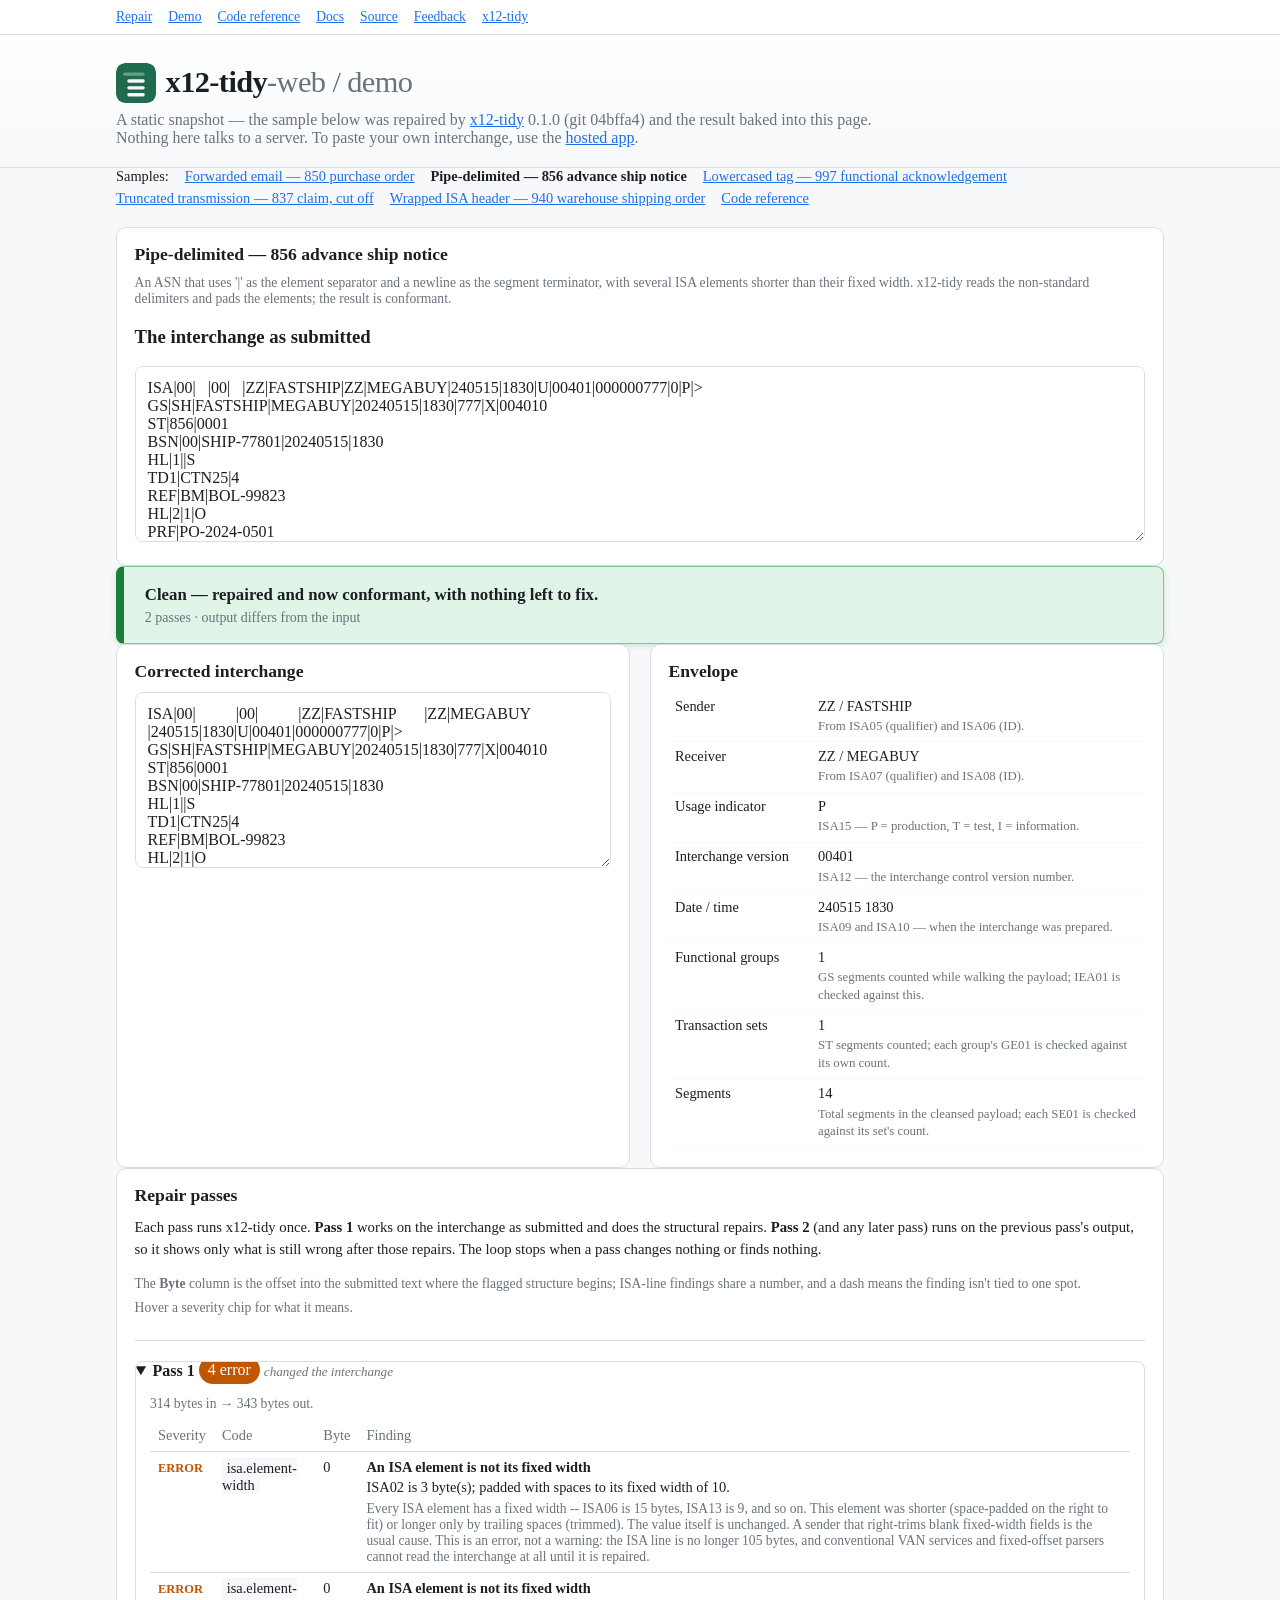
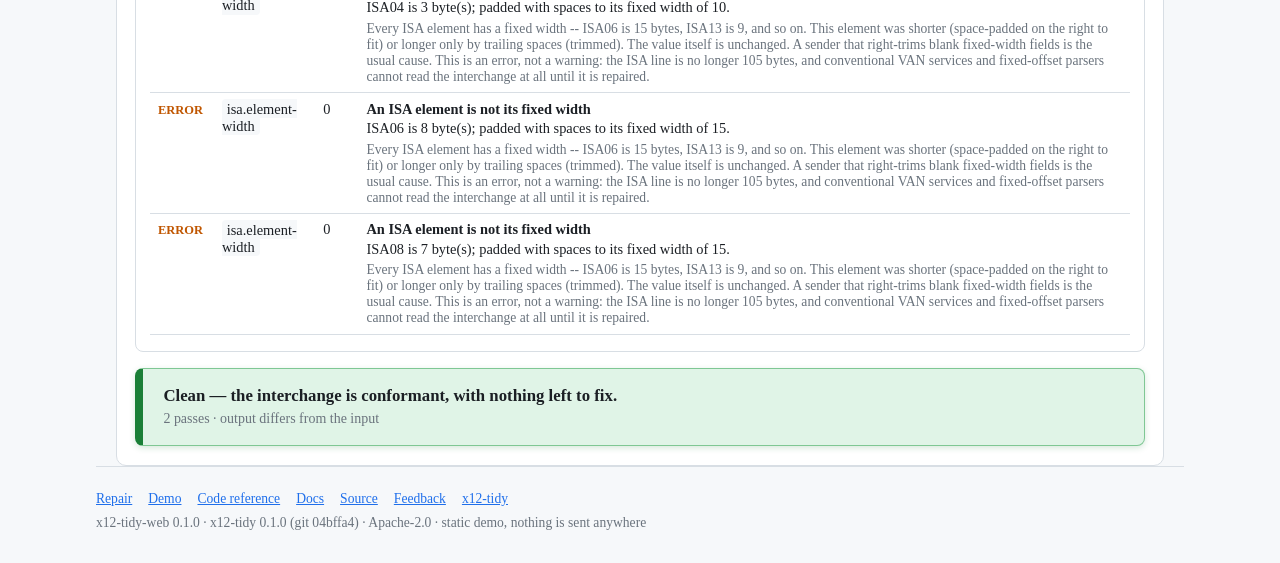
<file: docs/demo/pipe-delimited.html>
<!doctype html>
<html lang="en">
<head>
  <meta charset="utf-8">
  <meta name="viewport" content="width=device-width, initial-scale=1">
  <title>x12-tidy-web demo — Pipe-delimited — 856 advance ship notice</title>
  <link rel="icon" type="image/svg+xml" href="[data-uri]">
  <style>/* SPDX-License-Identifier: Apache-2.0
   Copyright 2026 Michael Schertz */

:root {
  --ink: #1b1f24;
  --dim: #6a737d;
  --line: #d8dee4;
  --bg: #f6f8fa;
  --panel: #ffffff;
  --accent: #1f6feb;
  --accent-ink: #ffffff;
  --fatal: #b30000;
  --error: #c05600;
  --warning: #8a6d00;
  --ok: #1a7f37;
  --mono: ui-monospace, SFMono-Regular, &#34;SF Mono&#34;, Menlo, Consolas, monospace;
}

* { box-sizing: border-box; }

/* an ID/class `display:` rule outranks the UA [hidden] rule; restore it */
[hidden] { display: none !important; }

body {
  margin: 0;
  font: 15px/1.6 -apple-system, BlinkMacSystemFont, &#34;Segoe UI&#34;, Roboto, Helvetica, Arial, sans-serif;
  color: var(--ink);
  background: var(--bg);
}

.wrap { max-width: 68rem; margin: 0 auto; padding: 0 1.25rem; }

a { color: var(--accent); }

.site-header {
  background: linear-gradient(180deg, #fff, var(--bg));
  border-bottom: 1px solid var(--line);
  padding: 1.75rem 0 1.25rem;
}
.brand { display: flex; align-items: center; gap: .6rem; }
.brand-mark { display: block; border-radius: 9px; flex: none; }
.site-header h1 { margin: 0; font-size: 1.9rem; letter-spacing: -0.02em; }
.site-header .dim { color: var(--dim); font-weight: 400; }
.plain { color: inherit; text-decoration: none; }
.plain:hover { text-decoration: underline; }
.tagline { margin: .5rem 0 0; color: var(--dim); max-width: 48rem; }
.tagline + .tagline { margin-top: .4rem; }

main { padding: 1.5rem 0 3rem; }

.privacy {
  display: flex;
  align-items: flex-start;
  gap: .85rem;
  margin: 0 0 1.5rem;
  padding: 1.1rem 1.3rem;
  border: 1px solid #7fc794;
  border-left: 8px solid var(--ok);
  border-radius: 8px;
  background: #e0f4e7;
  box-shadow: 0 2px 6px rgba(26, 127, 55, .18);
  font-size: 1.05rem;
  font-weight: 500;
  color: var(--ink);
}
.privacy-icon {
  flex: none;
  display: grid;
  place-items: center;
  width: 32px;
  height: 32px;
  border-radius: 50%;
  background: var(--ok);
  color: #fff;
  box-shadow: 0 1px 4px rgba(26, 127, 55, .35);
}
.privacy strong { color: var(--ok); }

#edi-form { display: flex; flex-direction: column; gap: .75rem; }

.field-label { font-weight: 600; }

textarea {
  width: 100%;
  min-height: 11rem;
  font: 13px/1.5 var(--mono);
  padding: .75rem;
  border: 1px solid var(--line);
  border-radius: 8px;
  background: var(--panel);
  resize: vertical;
  color: var(--ink);
}
#corrected { min-height: 8rem; background: #fbfdff; }

.controls {
  display: flex;
  flex-wrap: wrap;
  align-items: center;
  gap: .6rem;
}

label.inline { display: inline-flex; align-items: center; gap: .4rem; color: var(--dim); font-size: .9rem; }
label.inline input[type=&#34;number&#34;], select {
  font: inherit;
  padding: .3rem .4rem;
  border: 1px solid var(--line);
  border-radius: 6px;
  background: var(--panel);
  color: var(--ink);
}
label.inline input[type=&#34;number&#34;] { width: 4rem; }

.file-pick { position: relative; cursor: pointer; }
.file-pick input[type=&#34;file&#34;] { position: absolute; inset: 0; opacity: 0; cursor: pointer; }
.file-pick span {
  display: inline-block; padding: .4rem .7rem;
  border: 1px dashed var(--line); border-radius: 6px; background: var(--panel);
}

button {
  font: inherit;
  padding: .45rem .9rem;
  border-radius: 6px;
  border: 1px solid var(--line);
  background: var(--panel);
  color: var(--ink);
  cursor: pointer;
}
button:hover:not(:disabled) { border-color: var(--dim); }
button:disabled { opacity: .5; cursor: not-allowed; }
button.primary { background: var(--accent); border-color: var(--accent); color: var(--accent-ink); }
button.primary:hover:not(:disabled) { filter: brightness(1.05); }
button.ghost { background: transparent; }

.form-error {
  margin: 0;
  color: var(--fatal);
  font-weight: 600;
}

#results { margin-top: 2rem; display: flex; flex-direction: column; gap: 1.25rem; }

.verdict {
  padding: 1.1rem 1.3rem;
  border-radius: 8px;
  font-weight: 600;
  font-size: 1.05rem;
  border: 1px solid var(--line);
  border-left-width: 8px;
  background: var(--panel);
  box-shadow: 0 2px 6px rgba(0, 0, 0, .1);
}
.verdict::before {
  display: inline-grid;
  place-items: center;
  width: 26px;
  height: 26px;
  margin-right: .6rem;
  border-radius: 50%;
  font-weight: 700;
  font-size: .95rem;
  color: #fff;
  vertical-align: -6px;
}
.verdict.ok        { border-color: #7fc794; border-left-color: var(--ok); background: #e0f4e7; box-shadow: 0 2px 6px rgba(26, 127, 55, .18); }
.verdict.ok::before        { content: &#34;\2713&#34;; background: var(--ok); }
.verdict.residual  { border-color: #e8c477; border-left-color: var(--error); background: #fbe9cc; box-shadow: 0 2px 6px rgba(192, 86, 0, .18); }
.verdict.residual::before  { content: &#34;\0021&#34;; background: var(--error); }
.verdict.fail      { border-color: #e39a9a; border-left-color: var(--fatal); background: #fbdada; box-shadow: 0 2px 6px rgba(179, 0, 0, .18); }
.verdict.fail::before      { content: &#34;\2715&#34;; background: var(--fatal); }
.verdict small { display: block; font-weight: 400; color: var(--dim); margin-top: .3rem; }
/* The same verdict box, repeated after the pass list -- a visitor who has
   scrolled through several passes shouldn&#39;t have to scroll back up to see
   whether the run ended clean, partly repaired, or unfixable. */
.verdict-echo { margin-top: 1rem; }

/* Was easy to miss as a small select+button tucked into the &#34;Repair passes&#34;
   panel-head; now its own callout at the end of the results, next to the
   closing verdict, so a visitor sees it without hunting for it. */
.report-panel {
  display: flex;
  flex-wrap: wrap;
  align-items: center;
  justify-content: space-between;
  gap: .75rem;
  margin-top: 1rem;
  padding: .9rem 1.1rem;
  border: 1px solid var(--line);
  border-left: 6px solid var(--accent);
  border-radius: 8px;
  background: var(--bg);
}
.report-panel-text { flex: 1 1 260px; margin: 0; font-size: .92rem; color: var(--ink); }
.report-panel-actions { display: flex; flex-wrap: wrap; gap: .5rem; align-items: center; }

/* Inline caveat inside a result panel — e.g. the output panel when the run
   did not come out clean. Amber by default; red when the result is fatal /
   non-conformant (.is-fatal). */
.panel-warning {
  margin: 0 0 .7rem;
  padding: .6rem .8rem;
  border: 1px solid #eed9b6;
  border-left: 4px solid var(--error);
  border-radius: 6px;
  background: #fdf6ec;
  color: #8a5a00;
  font-weight: 600;
  font-size: .92rem;
}
.panel-warning::before { content: &#34;\26A0\FE0F&#34;; margin-right: .45rem; }
.panel-warning.is-fatal {
  border-color: #eec4c4;
  border-left-color: var(--fatal);
  background: #fdf1f1;
  color: var(--fatal);
}
/* The amber triangle reads as &#34;heads up&#34;, not &#34;broken&#34; -- wrong signal for a
   fatal result, and the same glyph as the non-fatal case right above gave no
   visual distinction at all. Swap it for the same &#34;\2715&#34; the top verdict
   banner already uses for .fail (see .verdict.fail::before), so the two
   fatal signals on the page agree instead of one looking milder than the
   other. */
.panel-warning.is-fatal::before { content: &#34;\2715&#34;; }

.result-grid {
  display: grid;
  grid-template-columns: 1fr 1fr;
  gap: 1.25rem;
}
@media (max-width: 46rem) { .result-grid { grid-template-columns: 1fr; } }

.panel {
  background: var(--panel);
  border: 1px solid var(--line);
  border-radius: 10px;
  padding: 1rem 1.1rem 1.2rem;
}
.panel h2 { margin: 0 0 .6rem; font-size: 1.1rem; }
.panel-head { display: flex; align-items: center; justify-content: space-between; flex-wrap: wrap; gap: .5rem; }
.panel-actions { display: flex; gap: .4rem; align-items: center; }
.panel-actions.download { flex-wrap: wrap; }

.hint { color: var(--dim); font-size: .85rem; margin: .5rem 0 0; }

/* the post-repair feedback prompt — readable, not a dim footnote */
.feedback-line {
  margin: 0;
  padding: .6rem .85rem;
  border: 1px solid var(--line);
  border-left: 3px solid var(--accent);
  border-radius: 6px;
  background: var(--panel);
  font-size: .9rem;
}
/* a hint that carries a real explanation, not just an aside — readable size,
   normal text colour, a bit of separation */
.hint.lead { color: var(--ink); font-size: .92rem; margin: .35rem 0 1rem; line-height: 1.5; }

.exploded-box { margin-top: .6rem; }
.exploded-box &gt; summary { cursor: pointer; font-size: .9rem; color: var(--accent); }
.exploded-box pre {
  margin: .5rem 0 0;
  padding: .75rem;
  border: 1px solid var(--line);
  border-radius: 8px;
  background: #fbfdff;
  font: 12px/1.5 var(--mono);
  overflow-x: auto;
  white-space: pre;
}

table.facts { width: 100%; border-collapse: collapse; font-size: .9rem; }
table.facts th, table.facts td { text-align: left; padding: .35rem .4rem; border-bottom: 1px solid var(--bg); vertical-align: top; }
table.facts th { color: var(--ink); font-weight: 500; width: 30%; white-space: nowrap; vertical-align: baseline; }
table.facts td &gt; span:first-child { font-weight: 500; }
.fact-src { display: block; color: var(--dim); font-size: .8rem; line-height: 1.4; margin-top: .2rem; }

.legend { margin: .25rem 0 .5rem; display: flex; flex-direction: column; gap: .4rem; }
.legend &gt; div { display: flex; gap: .6rem; align-items: baseline; }
.legend dt { flex: 0 0 4.5rem; margin: 0; text-align: left; }
.legend dd { margin: 0; color: var(--dim); font-size: .88rem; }

/* the list of passes, set off from the legend/notes above it */
#passes {
  margin-top: 1.5rem;
  padding-top: 1.25rem;
  border-top: 1px solid var(--line);
}

.pass {
  border: 1px solid var(--line);
  border-radius: 8px;
  margin-top: .75rem;
  overflow: hidden;
}
.pass:first-child { margin-top: 0; }
.pass &gt; summary {
  cursor: pointer;
  padding: .6rem .9rem;
  background: var(--bg);
  font-weight: 600;
  display: flex;
  gap: .5rem;
  align-items: center;
  flex-wrap: wrap;
  list-style: none;
}
.pass &gt; summary::-webkit-details-marker { display: none; }
.pass &gt; summary::marker { content: &#34;&#34;; }
.pass .pass-body { padding: .5rem .9rem 1rem; }

/* disclosure caret — makes it obvious a pass row expands */
.caret { color: var(--dim); font-size: .8rem; transition: transform .12s ease; }
.caret::before { content: &#34;▶&#34;; }
.pass[open] &gt; summary .caret { transform: rotate(90deg); }

.pass-label { font-weight: 700; }
/* plain status text, deliberately NOT a pill */
.pass-status { font-weight: 400; font-size: .82rem; font-style: italic; color: var(--dim); }
.pass-status::before { content: &#34;· &#34;; font-style: normal; }
.pass-status.ok { color: var(--ok); font-style: normal; }

.pill {
  font: 600 .72rem/1 var(--mono);
  padding: .28rem .5rem;
  border-radius: 999px;
  border: 1px solid transparent;
  color: #fff;
  white-space: nowrap;
}
.pill.fatal   { background: var(--fatal); }
.pill.error   { background: var(--error); }
.pill.warning { background: #f2e2a0; border-color: #d9c168; color: #5c4900; }
.pill.clean   { background: var(--ok); }
.pill.neutral { background: var(--bg); border-color: var(--line); color: var(--dim); }

/* the severity chips in a pass summary double as filter toggles */
button.pill { cursor: pointer; font-family: var(--mono); transition: box-shadow .1s, opacity .1s; }
button.pill:hover { filter: brightness(1.08); }
button.pill[aria-pressed=&#34;true&#34;] { box-shadow: 0 0 0 2px var(--ink); }
button.pill.dim { opacity: .38; }

.linklike {
  background: none; border: none; padding: 0; margin: 0;
  font: inherit; color: var(--accent); text-decoration: underline; cursor: pointer;
}

table.findings { width: 100%; border-collapse: collapse; margin-top: .5rem; font-size: .9rem; }
table.findings th, table.findings td {
  text-align: left; padding: .45rem .5rem; border-bottom: 1px solid var(--line); vertical-align: top;
}
table.findings th { color: var(--dim); font-weight: 500; }
table.findings code { font: 12px var(--mono); background: var(--bg); padding: .1rem .3rem; border-radius: 4px; }
.sev { font-weight: 700; font-size: .78rem; }
.sev.fatal { color: var(--fatal); }
.sev.error { color: var(--error); }
.sev.warning { color: var(--warning); }
.finding-msg { display: block; margin-top: .15rem; }
.finding-expl { color: var(--dim); font-size: .85rem; margin: .3rem 0 0; }

.site-footer { color: var(--dim); font-size: .85rem; padding: 1.5rem 0 2rem; border-top: 1px solid var(--line); }
.site-footer p { margin: 0; }
.navlinks { display: flex; flex-wrap: wrap; gap: .35rem 1rem; }
.navlinks a { font-weight: 500; }
.navlinks .here { font-weight: 600; color: var(--dim); }
.navbar { background: var(--panel); border-bottom: 1px solid var(--line); font-size: .85rem; }
.navbar .wrap { padding-top: .55rem; padding-bottom: .55rem; }
.site-footer .navlinks { margin-bottom: .5rem; }
.demo-nav { align-items: baseline; margin: 0 0 1.25rem; font-size: .9rem; }
.demo-nav strong { color: var(--ink); }

/* /codes reference page */
.codes-table { table-layout: fixed; }
.codes-table th:nth-child(1), .codes-table td:nth-child(1) { width: 5.5rem; }
.codes-table th:nth-child(2), .codes-table td:nth-child(2) { width: 16rem; }
.codes-table code { overflow-wrap: anywhere; }
tr.deprecated { opacity: .55; }
.codes-filter { display: flex; flex-wrap: wrap; align-items: center; gap: .5rem; margin: 0 0 1.1rem; }
.codes-filter &gt; span { color: var(--dim); font-size: .85rem; }
.discuss { display: inline-block; margin-top: .35rem; font-size: .78rem; font-weight: 500; white-space: nowrap; }

.busy { opacity: .6; pointer-events: none; }
</style>
</head>
<body>
<nav class="navbar" aria-label="Site"><div class="wrap">
<div class="navlinks">
  <a href="https://repair.tidyedi.com/">Repair</a>

  <a href="index.html">Demo</a>

  <a href="codes.html">Code reference</a>

  <a href="https://docs.tidyedi.com">Docs</a>
  <a href="https://github.com/tidyedi/x12-tidy-web">Source</a>
  <a href="mailto:repair-feedback@tidyedi.com?subject=x12-tidy-web%20feedback">Feedback</a>
  <a href="https://github.com/tidyedi/x12-tidy">x12-tidy</a>
</div></div></nav>
<header class="site-header">
  <div class="wrap">
    <div class="brand">
      <img class="brand-mark" src="[data-uri]" alt="" width="40" height="40">
      <h1>x12-tidy<span class="dim">-web</span> <span class="dim">/ demo</span></h1>
    </div>
    <p class="tagline">
      A static snapshot — the sample below was repaired by
      <a href="https://github.com/tidyedi/x12-tidy">x12-tidy</a> 0.1.0 (git 04bffa4)
      and the result baked into this page. Nothing here talks to a server.
      To paste your own interchange, use the
      <a href="https://repair.tidyedi.com/">hosted app</a>.
    </p>
  </div>
</header>

<main class="wrap">
  <nav class="navlinks demo-nav">
    <span class="dim">Samples:</span>
    
      <a href="forwarded-email.html">Forwarded email — 850 purchase order</a>
    
      <strong>Pipe-delimited — 856 advance ship notice</strong>
    
      <a href="lowercased-isa.html">Lowercased tag — 997 functional acknowledgement</a>
    
      <a href="truncated-transmission.html">Truncated transmission — 837 claim, cut off</a>
    
      <a href="wrapped-isa.html">Wrapped ISA header — 940 warehouse shipping order</a>
    
    <a href="codes.html">Code reference</a>
  </nav>

  <section class="panel">
    <h2>Pipe-delimited — 856 advance ship notice</h2>
    <p class="hint">An ASN that uses &#39;|&#39; as the element separator and a newline as the segment terminator, with several ISA elements shorter than their fixed width. x12-tidy reads the non-standard delimiters and pads the elements; the result is conformant.</p>
    <h3>The interchange as submitted</h3>
    <textarea readonly spellcheck="false" rows="6">ISA|00|   |00|   |ZZ|FASTSHIP|ZZ|MEGABUY|240515|1830|U|00401|000000777|0|P|&gt;
GS|SH|FASTSHIP|MEGABUY|20240515|1830|777|X|004010
ST|856|0001
BSN|00|SHIP-77801|20240515|1830
HL|1||S
TD1|CTN25|4
REF|BM|BOL-99823
HL|2|1|O
PRF|PO-2024-0501
HL|3|2|I
LIN|1|BP|NW-COFFEE-005
SN1|1|24|CA
SE|11|0001
GE|1|777
IEA|1|000000777
</textarea>
  </section>

  <div class="verdict ok">
    Clean — repaired and now conformant, with nothing left to fix.
    <small>
      2 passes ·
      output differs from the input
    </small>
  </div>

  <div class="result-grid">
    <div class="panel">
      <div class="panel-head"><h2>Corrected interchange</h2></div>
      
      <textarea readonly spellcheck="false" rows="8">ISA|00|          |00|          |ZZ|FASTSHIP       |ZZ|MEGABUY        |240515|1830|U|00401|000000777|0|P|&gt;
GS|SH|FASTSHIP|MEGABUY|20240515|1830|777|X|004010
ST|856|0001
BSN|00|SHIP-77801|20240515|1830
HL|1||S
TD1|CTN25|4
REF|BM|BOL-99823
HL|2|1|O
PRF|PO-2024-0501
HL|3|2|I
LIN|1|BP|NW-COFFEE-005
SN1|1|24|CA
SE|11|0001
GE|1|777
IEA|1|000000777
</textarea>
    </div>

    <div class="panel">
      <h2>Envelope</h2>
      
      
      <table class="facts"><tbody>
        <tr><th>Sender</th><td><span>ZZ / FASTSHIP</span><span class="fact-src">From ISA05 (qualifier) and ISA06 (ID).</span></td></tr>
        <tr><th>Receiver</th><td><span>ZZ / MEGABUY</span><span class="fact-src">From ISA07 (qualifier) and ISA08 (ID).</span></td></tr>
        <tr><th>Usage indicator</th><td><span>P</span><span class="fact-src">ISA15 — P = production, T = test, I = information.</span></td></tr>
        <tr><th>Interchange version</th><td><span>00401</span><span class="fact-src">ISA12 — the interchange control version number.</span></td></tr>
        <tr><th>Date / time</th><td><span>240515 1830</span><span class="fact-src">ISA09 and ISA10 — when the interchange was prepared.</span></td></tr>
        <tr><th>Functional groups</th><td><span>1</span><span class="fact-src">GS segments counted while walking the payload; IEA01 is checked against this.</span></td></tr>
        <tr><th>Transaction sets</th><td><span>1</span><span class="fact-src">ST segments counted; each group's GE01 is checked against its own count.</span></td></tr>
        <tr><th>Segments</th><td><span>14</span><span class="fact-src">Total segments in the cleansed payload; each SE01 is checked against its set's count.</span></td></tr>
      </tbody></table>
      
    </div>
  </div>

  <div class="panel">
    <h2>Repair passes</h2>
    <p class="hint lead">
      Each pass runs x12-tidy once. <strong>Pass&nbsp;1</strong> works on the
      interchange as submitted and does the structural repairs.
      <strong>Pass&nbsp;2</strong> (and any later pass) runs on the previous
      pass's output, so it shows only what is still wrong after those repairs.
      The loop stops when a pass changes nothing or finds nothing.
    </p>
    <p class="hint">
      The <strong>Byte</strong> column is the offset into the submitted text where
      the flagged structure begins; ISA-line findings share a number, and a dash
      means the finding isn't tied to one spot.
    </p>
    <p class="hint">Hover a severity chip for what it means.</p>
    <div id="passes">
    
    <details class="pass" open>
      <summary>
        <span class="pass-label">Pass 1</span>
        
          
        
          
          
          <span class="pill error" title="A real conformance violation in a specific element or segment — the value or structure breaks an X12 rule, though x12-tidy can still read the interchange (an ISA element off its fixed width, a lowercased segment identifier, an unusable delimiter, an ISA15 that isn&#39;t T/P/I). x12-tidy fixes what it can do safely and flags the rest. Review every one — some are not auto-fixed, and a couple turn fatal if the interchange actually uses the affected feature (composite elements, repetition).">4 error</span>
          
        
          
        
        
        <span class="pass-status">changed the interchange</span>
      </summary>
      <div class="pass-body">
        <p class="hint">
          314 bytes in →
          343 bytes out.
        </p>
        
        <table class="findings">
          <thead><tr><th>Severity</th><th>Code</th><th>Byte</th><th>Finding</th></tr></thead>
          <tbody>
          
            <tr>
              <td><span class="sev error">ERROR</span></td>
              <td><code>isa.element-width</code></td>
              <td>0</td>
              <td>
                <strong>An ISA element is not its fixed width</strong>
                <span class="finding-msg">ISA02 is 3 byte(s); padded with spaces to its fixed width of 10.</span>
                <p class="finding-expl">Every ISA element has a fixed width -- ISA06 is 15 bytes, ISA13 is 9, and so on. This element was shorter (space-padded on the right to fit) or longer only by trailing spaces (trimmed). The value itself is unchanged. A sender that right-trims blank fixed-width fields is the usual cause. This is an error, not a warning: the ISA line is no longer 105 bytes, and conventional VAN services and fixed-offset parsers cannot read the interchange at all until it is repaired.</p>
              </td>
            </tr>
          
            <tr>
              <td><span class="sev error">ERROR</span></td>
              <td><code>isa.element-width</code></td>
              <td>0</td>
              <td>
                <strong>An ISA element is not its fixed width</strong>
                <span class="finding-msg">ISA04 is 3 byte(s); padded with spaces to its fixed width of 10.</span>
                <p class="finding-expl">Every ISA element has a fixed width -- ISA06 is 15 bytes, ISA13 is 9, and so on. This element was shorter (space-padded on the right to fit) or longer only by trailing spaces (trimmed). The value itself is unchanged. A sender that right-trims blank fixed-width fields is the usual cause. This is an error, not a warning: the ISA line is no longer 105 bytes, and conventional VAN services and fixed-offset parsers cannot read the interchange at all until it is repaired.</p>
              </td>
            </tr>
          
            <tr>
              <td><span class="sev error">ERROR</span></td>
              <td><code>isa.element-width</code></td>
              <td>0</td>
              <td>
                <strong>An ISA element is not its fixed width</strong>
                <span class="finding-msg">ISA06 is 8 byte(s); padded with spaces to its fixed width of 15.</span>
                <p class="finding-expl">Every ISA element has a fixed width -- ISA06 is 15 bytes, ISA13 is 9, and so on. This element was shorter (space-padded on the right to fit) or longer only by trailing spaces (trimmed). The value itself is unchanged. A sender that right-trims blank fixed-width fields is the usual cause. This is an error, not a warning: the ISA line is no longer 105 bytes, and conventional VAN services and fixed-offset parsers cannot read the interchange at all until it is repaired.</p>
              </td>
            </tr>
          
            <tr>
              <td><span class="sev error">ERROR</span></td>
              <td><code>isa.element-width</code></td>
              <td>0</td>
              <td>
                <strong>An ISA element is not its fixed width</strong>
                <span class="finding-msg">ISA08 is 7 byte(s); padded with spaces to its fixed width of 15.</span>
                <p class="finding-expl">Every ISA element has a fixed width -- ISA06 is 15 bytes, ISA13 is 9, and so on. This element was shorter (space-padded on the right to fit) or longer only by trailing spaces (trimmed). The value itself is unchanged. A sender that right-trims blank fixed-width fields is the usual cause. This is an error, not a warning: the ISA line is no longer 105 bytes, and conventional VAN services and fixed-offset parsers cannot read the interchange at all until it is repaired.</p>
              </td>
            </tr>
          
          </tbody>
        </table>
        
      </div>
    </details>
    
    </div>
    <div class="verdict verdict-echo ok">
      Clean — the interchange is conformant, with nothing left to fix.
      <small>
        2 passes ·
        output differs from the input
      </small>
    </div>
  </div>
</main>

<footer class="wrap site-footer">
  
<div class="navlinks">
  <a href="https://repair.tidyedi.com/">Repair</a>

  <a href="index.html">Demo</a>

  <a href="codes.html">Code reference</a>

  <a href="https://docs.tidyedi.com">Docs</a>
  <a href="https://github.com/tidyedi/x12-tidy-web">Source</a>
  <a href="mailto:repair-feedback@tidyedi.com?subject=x12-tidy-web%20feedback">Feedback</a>
  <a href="https://github.com/tidyedi/x12-tidy">x12-tidy</a>
</div>
  <p>x12-tidy-web 0.1.0 · x12-tidy 0.1.0 (git 04bffa4) · Apache-2.0 · static demo, nothing is sent anywhere</p>
</footer>
</body>
</html>
</file>
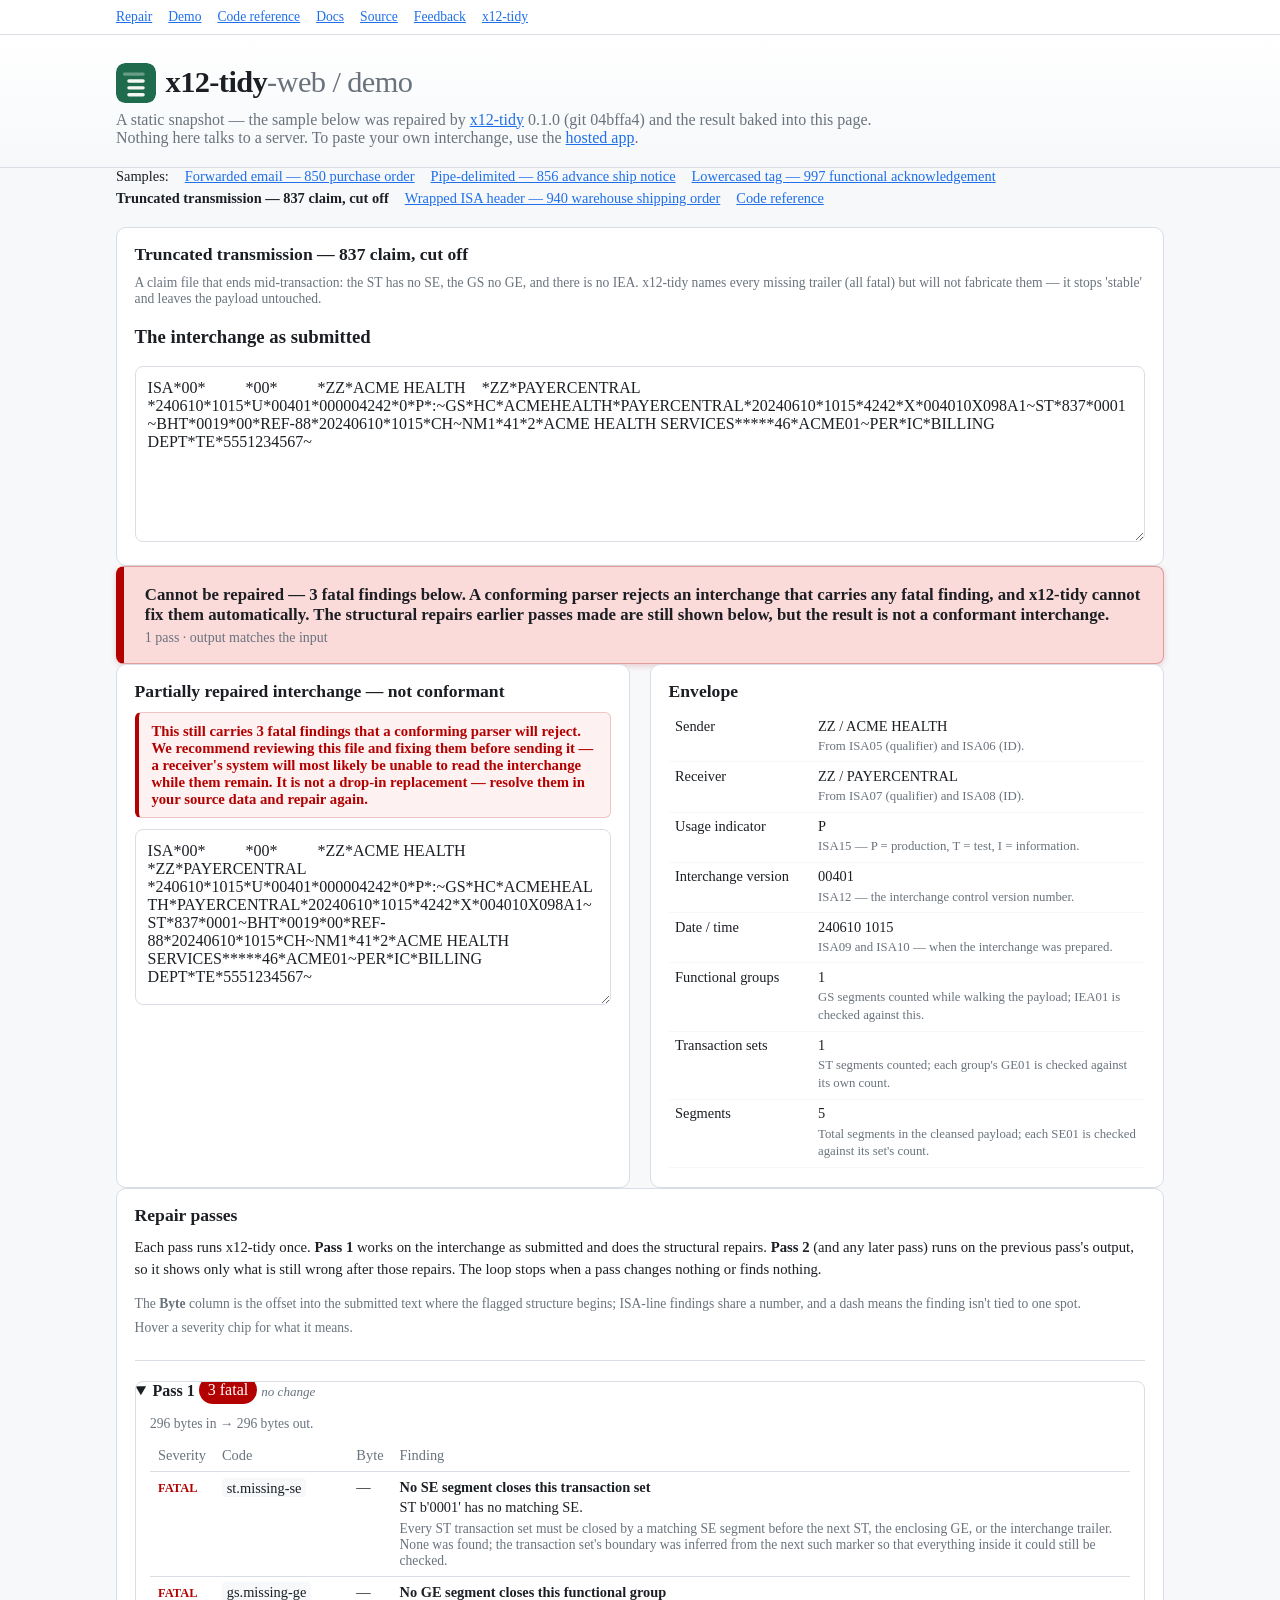
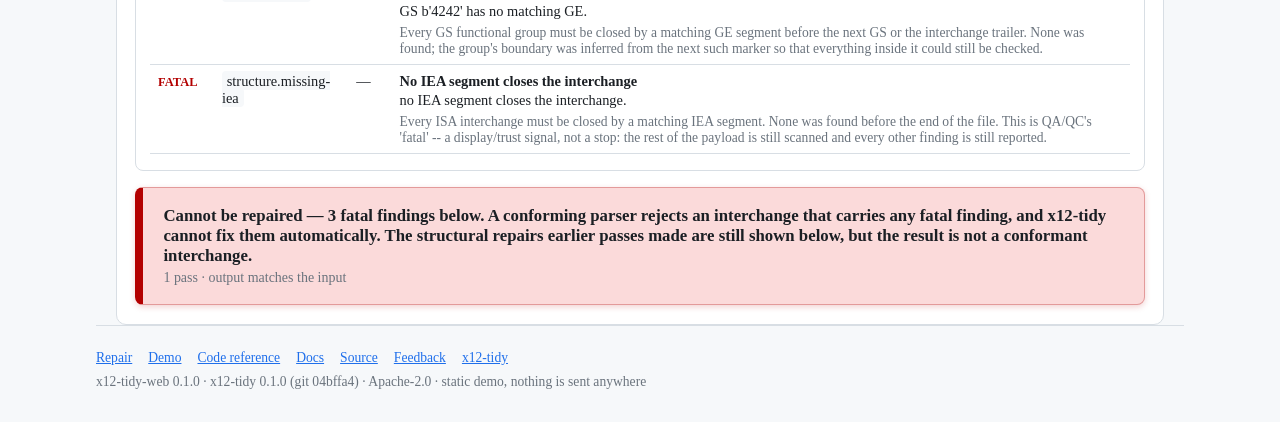
<file: docs/demo/truncated-transmission.html>
<!doctype html>
<html lang="en">
<head>
  <meta charset="utf-8">
  <meta name="viewport" content="width=device-width, initial-scale=1">
  <title>x12-tidy-web demo — Truncated transmission — 837 claim, cut off</title>
  <link rel="icon" type="image/svg+xml" href="[data-uri]">
  <style>/* SPDX-License-Identifier: Apache-2.0
   Copyright 2026 Michael Schertz */

:root {
  --ink: #1b1f24;
  --dim: #6a737d;
  --line: #d8dee4;
  --bg: #f6f8fa;
  --panel: #ffffff;
  --accent: #1f6feb;
  --accent-ink: #ffffff;
  --fatal: #b30000;
  --error: #c05600;
  --warning: #8a6d00;
  --ok: #1a7f37;
  --mono: ui-monospace, SFMono-Regular, &#34;SF Mono&#34;, Menlo, Consolas, monospace;
}

* { box-sizing: border-box; }

/* an ID/class `display:` rule outranks the UA [hidden] rule; restore it */
[hidden] { display: none !important; }

body {
  margin: 0;
  font: 15px/1.6 -apple-system, BlinkMacSystemFont, &#34;Segoe UI&#34;, Roboto, Helvetica, Arial, sans-serif;
  color: var(--ink);
  background: var(--bg);
}

.wrap { max-width: 68rem; margin: 0 auto; padding: 0 1.25rem; }

a { color: var(--accent); }

.site-header {
  background: linear-gradient(180deg, #fff, var(--bg));
  border-bottom: 1px solid var(--line);
  padding: 1.75rem 0 1.25rem;
}
.brand { display: flex; align-items: center; gap: .6rem; }
.brand-mark { display: block; border-radius: 9px; flex: none; }
.site-header h1 { margin: 0; font-size: 1.9rem; letter-spacing: -0.02em; }
.site-header .dim { color: var(--dim); font-weight: 400; }
.plain { color: inherit; text-decoration: none; }
.plain:hover { text-decoration: underline; }
.tagline { margin: .5rem 0 0; color: var(--dim); max-width: 48rem; }
.tagline + .tagline { margin-top: .4rem; }

main { padding: 1.5rem 0 3rem; }

.privacy {
  display: flex;
  align-items: flex-start;
  gap: .85rem;
  margin: 0 0 1.5rem;
  padding: 1.1rem 1.3rem;
  border: 1px solid #7fc794;
  border-left: 8px solid var(--ok);
  border-radius: 8px;
  background: #e0f4e7;
  box-shadow: 0 2px 6px rgba(26, 127, 55, .18);
  font-size: 1.05rem;
  font-weight: 500;
  color: var(--ink);
}
.privacy-icon {
  flex: none;
  display: grid;
  place-items: center;
  width: 32px;
  height: 32px;
  border-radius: 50%;
  background: var(--ok);
  color: #fff;
  box-shadow: 0 1px 4px rgba(26, 127, 55, .35);
}
.privacy strong { color: var(--ok); }

#edi-form { display: flex; flex-direction: column; gap: .75rem; }

.field-label { font-weight: 600; }

textarea {
  width: 100%;
  min-height: 11rem;
  font: 13px/1.5 var(--mono);
  padding: .75rem;
  border: 1px solid var(--line);
  border-radius: 8px;
  background: var(--panel);
  resize: vertical;
  color: var(--ink);
}
#corrected { min-height: 8rem; background: #fbfdff; }

.controls {
  display: flex;
  flex-wrap: wrap;
  align-items: center;
  gap: .6rem;
}

label.inline { display: inline-flex; align-items: center; gap: .4rem; color: var(--dim); font-size: .9rem; }
label.inline input[type=&#34;number&#34;], select {
  font: inherit;
  padding: .3rem .4rem;
  border: 1px solid var(--line);
  border-radius: 6px;
  background: var(--panel);
  color: var(--ink);
}
label.inline input[type=&#34;number&#34;] { width: 4rem; }

.file-pick { position: relative; cursor: pointer; }
.file-pick input[type=&#34;file&#34;] { position: absolute; inset: 0; opacity: 0; cursor: pointer; }
.file-pick span {
  display: inline-block; padding: .4rem .7rem;
  border: 1px dashed var(--line); border-radius: 6px; background: var(--panel);
}

button {
  font: inherit;
  padding: .45rem .9rem;
  border-radius: 6px;
  border: 1px solid var(--line);
  background: var(--panel);
  color: var(--ink);
  cursor: pointer;
}
button:hover:not(:disabled) { border-color: var(--dim); }
button:disabled { opacity: .5; cursor: not-allowed; }
button.primary { background: var(--accent); border-color: var(--accent); color: var(--accent-ink); }
button.primary:hover:not(:disabled) { filter: brightness(1.05); }
button.ghost { background: transparent; }

.form-error {
  margin: 0;
  color: var(--fatal);
  font-weight: 600;
}

#results { margin-top: 2rem; display: flex; flex-direction: column; gap: 1.25rem; }

.verdict {
  padding: 1.1rem 1.3rem;
  border-radius: 8px;
  font-weight: 600;
  font-size: 1.05rem;
  border: 1px solid var(--line);
  border-left-width: 8px;
  background: var(--panel);
  box-shadow: 0 2px 6px rgba(0, 0, 0, .1);
}
.verdict::before {
  display: inline-grid;
  place-items: center;
  width: 26px;
  height: 26px;
  margin-right: .6rem;
  border-radius: 50%;
  font-weight: 700;
  font-size: .95rem;
  color: #fff;
  vertical-align: -6px;
}
.verdict.ok        { border-color: #7fc794; border-left-color: var(--ok); background: #e0f4e7; box-shadow: 0 2px 6px rgba(26, 127, 55, .18); }
.verdict.ok::before        { content: &#34;\2713&#34;; background: var(--ok); }
.verdict.residual  { border-color: #e8c477; border-left-color: var(--error); background: #fbe9cc; box-shadow: 0 2px 6px rgba(192, 86, 0, .18); }
.verdict.residual::before  { content: &#34;\0021&#34;; background: var(--error); }
.verdict.fail      { border-color: #e39a9a; border-left-color: var(--fatal); background: #fbdada; box-shadow: 0 2px 6px rgba(179, 0, 0, .18); }
.verdict.fail::before      { content: &#34;\2715&#34;; background: var(--fatal); }
.verdict small { display: block; font-weight: 400; color: var(--dim); margin-top: .3rem; }
/* The same verdict box, repeated after the pass list -- a visitor who has
   scrolled through several passes shouldn&#39;t have to scroll back up to see
   whether the run ended clean, partly repaired, or unfixable. */
.verdict-echo { margin-top: 1rem; }

/* Was easy to miss as a small select+button tucked into the &#34;Repair passes&#34;
   panel-head; now its own callout at the end of the results, next to the
   closing verdict, so a visitor sees it without hunting for it. */
.report-panel {
  display: flex;
  flex-wrap: wrap;
  align-items: center;
  justify-content: space-between;
  gap: .75rem;
  margin-top: 1rem;
  padding: .9rem 1.1rem;
  border: 1px solid var(--line);
  border-left: 6px solid var(--accent);
  border-radius: 8px;
  background: var(--bg);
}
.report-panel-text { flex: 1 1 260px; margin: 0; font-size: .92rem; color: var(--ink); }
.report-panel-actions { display: flex; flex-wrap: wrap; gap: .5rem; align-items: center; }

/* Inline caveat inside a result panel — e.g. the output panel when the run
   did not come out clean. Amber by default; red when the result is fatal /
   non-conformant (.is-fatal). */
.panel-warning {
  margin: 0 0 .7rem;
  padding: .6rem .8rem;
  border: 1px solid #eed9b6;
  border-left: 4px solid var(--error);
  border-radius: 6px;
  background: #fdf6ec;
  color: #8a5a00;
  font-weight: 600;
  font-size: .92rem;
}
.panel-warning::before { content: &#34;\26A0\FE0F&#34;; margin-right: .45rem; }
.panel-warning.is-fatal {
  border-color: #eec4c4;
  border-left-color: var(--fatal);
  background: #fdf1f1;
  color: var(--fatal);
}
/* The amber triangle reads as &#34;heads up&#34;, not &#34;broken&#34; -- wrong signal for a
   fatal result, and the same glyph as the non-fatal case right above gave no
   visual distinction at all. Swap it for the same &#34;\2715&#34; the top verdict
   banner already uses for .fail (see .verdict.fail::before), so the two
   fatal signals on the page agree instead of one looking milder than the
   other. */
.panel-warning.is-fatal::before { content: &#34;\2715&#34;; }

.result-grid {
  display: grid;
  grid-template-columns: 1fr 1fr;
  gap: 1.25rem;
}
@media (max-width: 46rem) { .result-grid { grid-template-columns: 1fr; } }

.panel {
  background: var(--panel);
  border: 1px solid var(--line);
  border-radius: 10px;
  padding: 1rem 1.1rem 1.2rem;
}
.panel h2 { margin: 0 0 .6rem; font-size: 1.1rem; }
.panel-head { display: flex; align-items: center; justify-content: space-between; flex-wrap: wrap; gap: .5rem; }
.panel-actions { display: flex; gap: .4rem; align-items: center; }
.panel-actions.download { flex-wrap: wrap; }

.hint { color: var(--dim); font-size: .85rem; margin: .5rem 0 0; }

/* the post-repair feedback prompt — readable, not a dim footnote */
.feedback-line {
  margin: 0;
  padding: .6rem .85rem;
  border: 1px solid var(--line);
  border-left: 3px solid var(--accent);
  border-radius: 6px;
  background: var(--panel);
  font-size: .9rem;
}
/* a hint that carries a real explanation, not just an aside — readable size,
   normal text colour, a bit of separation */
.hint.lead { color: var(--ink); font-size: .92rem; margin: .35rem 0 1rem; line-height: 1.5; }

.exploded-box { margin-top: .6rem; }
.exploded-box &gt; summary { cursor: pointer; font-size: .9rem; color: var(--accent); }
.exploded-box pre {
  margin: .5rem 0 0;
  padding: .75rem;
  border: 1px solid var(--line);
  border-radius: 8px;
  background: #fbfdff;
  font: 12px/1.5 var(--mono);
  overflow-x: auto;
  white-space: pre;
}

table.facts { width: 100%; border-collapse: collapse; font-size: .9rem; }
table.facts th, table.facts td { text-align: left; padding: .35rem .4rem; border-bottom: 1px solid var(--bg); vertical-align: top; }
table.facts th { color: var(--ink); font-weight: 500; width: 30%; white-space: nowrap; vertical-align: baseline; }
table.facts td &gt; span:first-child { font-weight: 500; }
.fact-src { display: block; color: var(--dim); font-size: .8rem; line-height: 1.4; margin-top: .2rem; }

.legend { margin: .25rem 0 .5rem; display: flex; flex-direction: column; gap: .4rem; }
.legend &gt; div { display: flex; gap: .6rem; align-items: baseline; }
.legend dt { flex: 0 0 4.5rem; margin: 0; text-align: left; }
.legend dd { margin: 0; color: var(--dim); font-size: .88rem; }

/* the list of passes, set off from the legend/notes above it */
#passes {
  margin-top: 1.5rem;
  padding-top: 1.25rem;
  border-top: 1px solid var(--line);
}

.pass {
  border: 1px solid var(--line);
  border-radius: 8px;
  margin-top: .75rem;
  overflow: hidden;
}
.pass:first-child { margin-top: 0; }
.pass &gt; summary {
  cursor: pointer;
  padding: .6rem .9rem;
  background: var(--bg);
  font-weight: 600;
  display: flex;
  gap: .5rem;
  align-items: center;
  flex-wrap: wrap;
  list-style: none;
}
.pass &gt; summary::-webkit-details-marker { display: none; }
.pass &gt; summary::marker { content: &#34;&#34;; }
.pass .pass-body { padding: .5rem .9rem 1rem; }

/* disclosure caret — makes it obvious a pass row expands */
.caret { color: var(--dim); font-size: .8rem; transition: transform .12s ease; }
.caret::before { content: &#34;▶&#34;; }
.pass[open] &gt; summary .caret { transform: rotate(90deg); }

.pass-label { font-weight: 700; }
/* plain status text, deliberately NOT a pill */
.pass-status { font-weight: 400; font-size: .82rem; font-style: italic; color: var(--dim); }
.pass-status::before { content: &#34;· &#34;; font-style: normal; }
.pass-status.ok { color: var(--ok); font-style: normal; }

.pill {
  font: 600 .72rem/1 var(--mono);
  padding: .28rem .5rem;
  border-radius: 999px;
  border: 1px solid transparent;
  color: #fff;
  white-space: nowrap;
}
.pill.fatal   { background: var(--fatal); }
.pill.error   { background: var(--error); }
.pill.warning { background: #f2e2a0; border-color: #d9c168; color: #5c4900; }
.pill.clean   { background: var(--ok); }
.pill.neutral { background: var(--bg); border-color: var(--line); color: var(--dim); }

/* the severity chips in a pass summary double as filter toggles */
button.pill { cursor: pointer; font-family: var(--mono); transition: box-shadow .1s, opacity .1s; }
button.pill:hover { filter: brightness(1.08); }
button.pill[aria-pressed=&#34;true&#34;] { box-shadow: 0 0 0 2px var(--ink); }
button.pill.dim { opacity: .38; }

.linklike {
  background: none; border: none; padding: 0; margin: 0;
  font: inherit; color: var(--accent); text-decoration: underline; cursor: pointer;
}

table.findings { width: 100%; border-collapse: collapse; margin-top: .5rem; font-size: .9rem; }
table.findings th, table.findings td {
  text-align: left; padding: .45rem .5rem; border-bottom: 1px solid var(--line); vertical-align: top;
}
table.findings th { color: var(--dim); font-weight: 500; }
table.findings code { font: 12px var(--mono); background: var(--bg); padding: .1rem .3rem; border-radius: 4px; }
.sev { font-weight: 700; font-size: .78rem; }
.sev.fatal { color: var(--fatal); }
.sev.error { color: var(--error); }
.sev.warning { color: var(--warning); }
.finding-msg { display: block; margin-top: .15rem; }
.finding-expl { color: var(--dim); font-size: .85rem; margin: .3rem 0 0; }

.site-footer { color: var(--dim); font-size: .85rem; padding: 1.5rem 0 2rem; border-top: 1px solid var(--line); }
.site-footer p { margin: 0; }
.navlinks { display: flex; flex-wrap: wrap; gap: .35rem 1rem; }
.navlinks a { font-weight: 500; }
.navlinks .here { font-weight: 600; color: var(--dim); }
.navbar { background: var(--panel); border-bottom: 1px solid var(--line); font-size: .85rem; }
.navbar .wrap { padding-top: .55rem; padding-bottom: .55rem; }
.site-footer .navlinks { margin-bottom: .5rem; }
.demo-nav { align-items: baseline; margin: 0 0 1.25rem; font-size: .9rem; }
.demo-nav strong { color: var(--ink); }

/* /codes reference page */
.codes-table { table-layout: fixed; }
.codes-table th:nth-child(1), .codes-table td:nth-child(1) { width: 5.5rem; }
.codes-table th:nth-child(2), .codes-table td:nth-child(2) { width: 16rem; }
.codes-table code { overflow-wrap: anywhere; }
tr.deprecated { opacity: .55; }
.codes-filter { display: flex; flex-wrap: wrap; align-items: center; gap: .5rem; margin: 0 0 1.1rem; }
.codes-filter &gt; span { color: var(--dim); font-size: .85rem; }
.discuss { display: inline-block; margin-top: .35rem; font-size: .78rem; font-weight: 500; white-space: nowrap; }

.busy { opacity: .6; pointer-events: none; }
</style>
</head>
<body>
<nav class="navbar" aria-label="Site"><div class="wrap">
<div class="navlinks">
  <a href="https://repair.tidyedi.com/">Repair</a>

  <a href="index.html">Demo</a>

  <a href="codes.html">Code reference</a>

  <a href="https://docs.tidyedi.com">Docs</a>
  <a href="https://github.com/tidyedi/x12-tidy-web">Source</a>
  <a href="mailto:repair-feedback@tidyedi.com?subject=x12-tidy-web%20feedback">Feedback</a>
  <a href="https://github.com/tidyedi/x12-tidy">x12-tidy</a>
</div></div></nav>
<header class="site-header">
  <div class="wrap">
    <div class="brand">
      <img class="brand-mark" src="[data-uri]" alt="" width="40" height="40">
      <h1>x12-tidy<span class="dim">-web</span> <span class="dim">/ demo</span></h1>
    </div>
    <p class="tagline">
      A static snapshot — the sample below was repaired by
      <a href="https://github.com/tidyedi/x12-tidy">x12-tidy</a> 0.1.0 (git 04bffa4)
      and the result baked into this page. Nothing here talks to a server.
      To paste your own interchange, use the
      <a href="https://repair.tidyedi.com/">hosted app</a>.
    </p>
  </div>
</header>

<main class="wrap">
  <nav class="navlinks demo-nav">
    <span class="dim">Samples:</span>
    
      <a href="forwarded-email.html">Forwarded email — 850 purchase order</a>
    
      <a href="pipe-delimited.html">Pipe-delimited — 856 advance ship notice</a>
    
      <a href="lowercased-isa.html">Lowercased tag — 997 functional acknowledgement</a>
    
      <strong>Truncated transmission — 837 claim, cut off</strong>
    
      <a href="wrapped-isa.html">Wrapped ISA header — 940 warehouse shipping order</a>
    
    <a href="codes.html">Code reference</a>
  </nav>

  <section class="panel">
    <h2>Truncated transmission — 837 claim, cut off</h2>
    <p class="hint">A claim file that ends mid-transaction: the ST has no SE, the GS no GE, and there is no IEA. x12-tidy names every missing trailer (all fatal) but will not fabricate them — it stops &#39;stable&#39; and leaves the payload untouched.</p>
    <h3>The interchange as submitted</h3>
    <textarea readonly spellcheck="false" rows="6">ISA*00*          *00*          *ZZ*ACME HEALTH    *ZZ*PAYERCENTRAL   *240610*1015*U*00401*000004242*0*P*:~GS*HC*ACMEHEALTH*PAYERCENTRAL*20240610*1015*4242*X*004010X098A1~ST*837*0001~BHT*0019*00*REF-88*20240610*1015*CH~NM1*41*2*ACME HEALTH SERVICES*****46*ACME01~PER*IC*BILLING DEPT*TE*5551234567~</textarea>
  </section>

  <div class="verdict fail">
    Cannot be repaired — 3 fatal findings below. A conforming parser rejects an interchange that carries any fatal finding, and x12-tidy cannot fix them automatically. The structural repairs earlier passes made are still shown below, but the result is not a conformant interchange.
    <small>
      1 pass ·
      output matches the input
    </small>
  </div>

  <div class="result-grid">
    <div class="panel">
      <div class="panel-head"><h2>Partially repaired interchange — not conformant</h2></div>
      
      <p class="panel-warning is-fatal">This still carries 3 fatal findings that a conforming parser will reject. We recommend reviewing this file and fixing them before sending it — a receiver&#39;s system will most likely be unable to read the interchange while them remain. It is not a drop-in replacement — resolve them in your source data and repair again.</p>
      
      <textarea readonly spellcheck="false" rows="8">ISA*00*          *00*          *ZZ*ACME HEALTH    *ZZ*PAYERCENTRAL   *240610*1015*U*00401*000004242*0*P*:~GS*HC*ACMEHEALTH*PAYERCENTRAL*20240610*1015*4242*X*004010X098A1~ST*837*0001~BHT*0019*00*REF-88*20240610*1015*CH~NM1*41*2*ACME HEALTH SERVICES*****46*ACME01~PER*IC*BILLING DEPT*TE*5551234567~</textarea>
    </div>

    <div class="panel">
      <h2>Envelope</h2>
      
      
      <table class="facts"><tbody>
        <tr><th>Sender</th><td><span>ZZ / ACME HEALTH</span><span class="fact-src">From ISA05 (qualifier) and ISA06 (ID).</span></td></tr>
        <tr><th>Receiver</th><td><span>ZZ / PAYERCENTRAL</span><span class="fact-src">From ISA07 (qualifier) and ISA08 (ID).</span></td></tr>
        <tr><th>Usage indicator</th><td><span>P</span><span class="fact-src">ISA15 — P = production, T = test, I = information.</span></td></tr>
        <tr><th>Interchange version</th><td><span>00401</span><span class="fact-src">ISA12 — the interchange control version number.</span></td></tr>
        <tr><th>Date / time</th><td><span>240610 1015</span><span class="fact-src">ISA09 and ISA10 — when the interchange was prepared.</span></td></tr>
        <tr><th>Functional groups</th><td><span>1</span><span class="fact-src">GS segments counted while walking the payload; IEA01 is checked against this.</span></td></tr>
        <tr><th>Transaction sets</th><td><span>1</span><span class="fact-src">ST segments counted; each group's GE01 is checked against its own count.</span></td></tr>
        <tr><th>Segments</th><td><span>5</span><span class="fact-src">Total segments in the cleansed payload; each SE01 is checked against its set's count.</span></td></tr>
      </tbody></table>
      
    </div>
  </div>

  <div class="panel">
    <h2>Repair passes</h2>
    <p class="hint lead">
      Each pass runs x12-tidy once. <strong>Pass&nbsp;1</strong> works on the
      interchange as submitted and does the structural repairs.
      <strong>Pass&nbsp;2</strong> (and any later pass) runs on the previous
      pass's output, so it shows only what is still wrong after those repairs.
      The loop stops when a pass changes nothing or finds nothing.
    </p>
    <p class="hint">
      The <strong>Byte</strong> column is the offset into the submitted text where
      the flagged structure begins; ISA-line findings share a number, and a dash
      means the finding isn't tied to one spot.
    </p>
    <p class="hint">Hover a severity chip for what it means.</p>
    <div id="passes">
    
    <details class="pass" open>
      <summary>
        <span class="pass-label">Pass 1</span>
        
          
          
          <span class="pill fatal" title="x12-tidy cannot produce an interchange you can rely on. Either the structure can&#39;t be parsed — a delimiter missing or ambiguous, the ISA line malformed or not locatable — or the envelope fails its own integrity checks: a required GE / SE / IEA missing, a segment outside the envelope, or a count or control number malformed, non-unique, or not agreeing (ISA13 vs IEA02, GS08 vs ISA12, a stated count vs the segments actually present). x12-tidy reports these but will not guess the fix, and a conforming receiver rejects the interchange. Fix the source data and repair again.">3 fatal</span>
          
        
          
        
          
        
        
        <span class="pass-status">no change</span>
      </summary>
      <div class="pass-body">
        <p class="hint">
          296 bytes in →
          296 bytes out.
        </p>
        
        <table class="findings">
          <thead><tr><th>Severity</th><th>Code</th><th>Byte</th><th>Finding</th></tr></thead>
          <tbody>
          
            <tr>
              <td><span class="sev fatal">FATAL</span></td>
              <td><code>st.missing-se</code></td>
              <td>—</td>
              <td>
                <strong>No SE segment closes this transaction set</strong>
                <span class="finding-msg">ST b&#39;0001&#39; has no matching SE.</span>
                <p class="finding-expl">Every ST transaction set must be closed by a matching SE segment before the next ST, the enclosing GE, or the interchange trailer. None was found; the transaction set&#39;s boundary was inferred from the next such marker so that everything inside it could still be checked.</p>
              </td>
            </tr>
          
            <tr>
              <td><span class="sev fatal">FATAL</span></td>
              <td><code>gs.missing-ge</code></td>
              <td>—</td>
              <td>
                <strong>No GE segment closes this functional group</strong>
                <span class="finding-msg">GS b&#39;4242&#39; has no matching GE.</span>
                <p class="finding-expl">Every GS functional group must be closed by a matching GE segment before the next GS or the interchange trailer. None was found; the group&#39;s boundary was inferred from the next such marker so that everything inside it could still be checked.</p>
              </td>
            </tr>
          
            <tr>
              <td><span class="sev fatal">FATAL</span></td>
              <td><code>structure.missing-iea</code></td>
              <td>—</td>
              <td>
                <strong>No IEA segment closes the interchange</strong>
                <span class="finding-msg">no IEA segment closes the interchange.</span>
                <p class="finding-expl">Every ISA interchange must be closed by a matching IEA segment. None was found before the end of the file. This is QA/QC&#39;s &#39;fatal&#39; -- a display/trust signal, not a stop: the rest of the payload is still scanned and every other finding is still reported.</p>
              </td>
            </tr>
          
          </tbody>
        </table>
        
      </div>
    </details>
    
    </div>
    <div class="verdict verdict-echo fail">
      Cannot be repaired — 3 fatal findings below. A conforming parser rejects an interchange that carries any fatal finding, and x12-tidy cannot fix them automatically. The structural repairs earlier passes made are still shown below, but the result is not a conformant interchange.
      <small>
        1 pass ·
        output matches the input
      </small>
    </div>
  </div>
</main>

<footer class="wrap site-footer">
  
<div class="navlinks">
  <a href="https://repair.tidyedi.com/">Repair</a>

  <a href="index.html">Demo</a>

  <a href="codes.html">Code reference</a>

  <a href="https://docs.tidyedi.com">Docs</a>
  <a href="https://github.com/tidyedi/x12-tidy-web">Source</a>
  <a href="mailto:repair-feedback@tidyedi.com?subject=x12-tidy-web%20feedback">Feedback</a>
  <a href="https://github.com/tidyedi/x12-tidy">x12-tidy</a>
</div>
  <p>x12-tidy-web 0.1.0 · x12-tidy 0.1.0 (git 04bffa4) · Apache-2.0 · static demo, nothing is sent anywhere</p>
</footer>
</body>
</html>
</file>
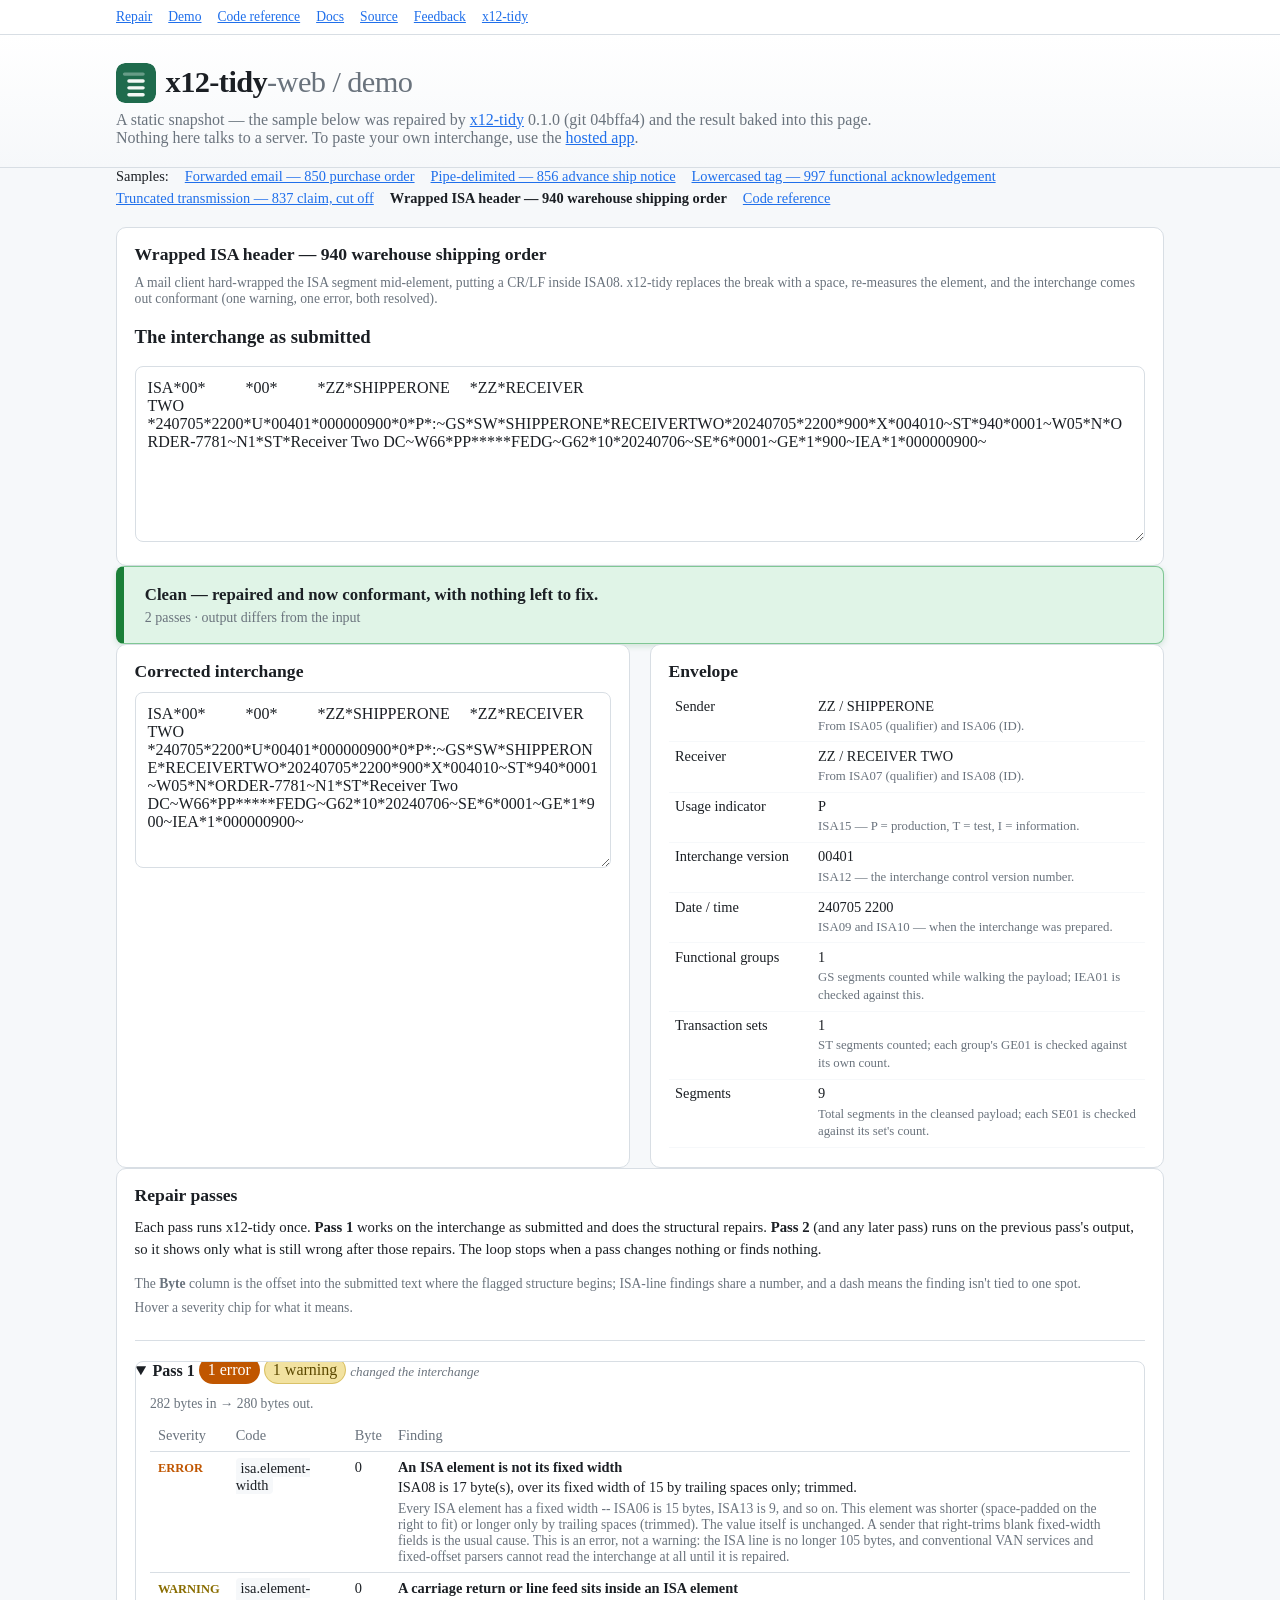
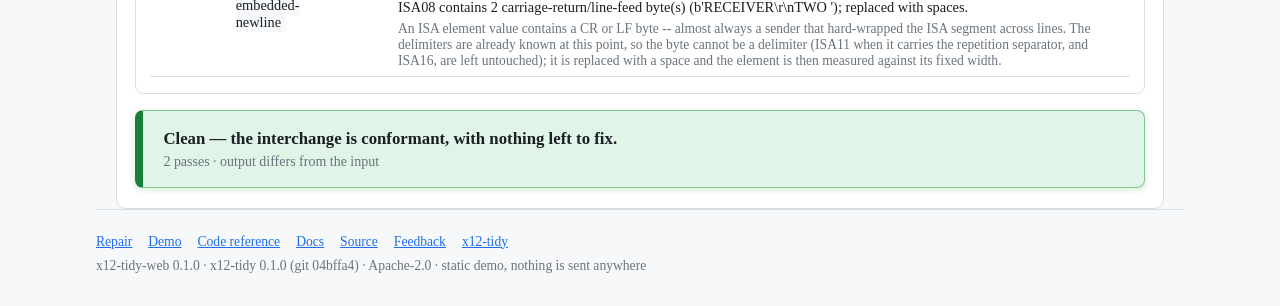
<file: docs/demo/wrapped-isa.html>
<!doctype html>
<html lang="en">
<head>
  <meta charset="utf-8">
  <meta name="viewport" content="width=device-width, initial-scale=1">
  <title>x12-tidy-web demo — Wrapped ISA header — 940 warehouse shipping order</title>
  <link rel="icon" type="image/svg+xml" href="[data-uri]">
  <style>/* SPDX-License-Identifier: Apache-2.0
   Copyright 2026 Michael Schertz */

:root {
  --ink: #1b1f24;
  --dim: #6a737d;
  --line: #d8dee4;
  --bg: #f6f8fa;
  --panel: #ffffff;
  --accent: #1f6feb;
  --accent-ink: #ffffff;
  --fatal: #b30000;
  --error: #c05600;
  --warning: #8a6d00;
  --ok: #1a7f37;
  --mono: ui-monospace, SFMono-Regular, &#34;SF Mono&#34;, Menlo, Consolas, monospace;
}

* { box-sizing: border-box; }

/* an ID/class `display:` rule outranks the UA [hidden] rule; restore it */
[hidden] { display: none !important; }

body {
  margin: 0;
  font: 15px/1.6 -apple-system, BlinkMacSystemFont, &#34;Segoe UI&#34;, Roboto, Helvetica, Arial, sans-serif;
  color: var(--ink);
  background: var(--bg);
}

.wrap { max-width: 68rem; margin: 0 auto; padding: 0 1.25rem; }

a { color: var(--accent); }

.site-header {
  background: linear-gradient(180deg, #fff, var(--bg));
  border-bottom: 1px solid var(--line);
  padding: 1.75rem 0 1.25rem;
}
.brand { display: flex; align-items: center; gap: .6rem; }
.brand-mark { display: block; border-radius: 9px; flex: none; }
.site-header h1 { margin: 0; font-size: 1.9rem; letter-spacing: -0.02em; }
.site-header .dim { color: var(--dim); font-weight: 400; }
.plain { color: inherit; text-decoration: none; }
.plain:hover { text-decoration: underline; }
.tagline { margin: .5rem 0 0; color: var(--dim); max-width: 48rem; }
.tagline + .tagline { margin-top: .4rem; }

main { padding: 1.5rem 0 3rem; }

.privacy {
  display: flex;
  align-items: flex-start;
  gap: .85rem;
  margin: 0 0 1.5rem;
  padding: 1.1rem 1.3rem;
  border: 1px solid #7fc794;
  border-left: 8px solid var(--ok);
  border-radius: 8px;
  background: #e0f4e7;
  box-shadow: 0 2px 6px rgba(26, 127, 55, .18);
  font-size: 1.05rem;
  font-weight: 500;
  color: var(--ink);
}
.privacy-icon {
  flex: none;
  display: grid;
  place-items: center;
  width: 32px;
  height: 32px;
  border-radius: 50%;
  background: var(--ok);
  color: #fff;
  box-shadow: 0 1px 4px rgba(26, 127, 55, .35);
}
.privacy strong { color: var(--ok); }

#edi-form { display: flex; flex-direction: column; gap: .75rem; }

.field-label { font-weight: 600; }

textarea {
  width: 100%;
  min-height: 11rem;
  font: 13px/1.5 var(--mono);
  padding: .75rem;
  border: 1px solid var(--line);
  border-radius: 8px;
  background: var(--panel);
  resize: vertical;
  color: var(--ink);
}
#corrected { min-height: 8rem; background: #fbfdff; }

.controls {
  display: flex;
  flex-wrap: wrap;
  align-items: center;
  gap: .6rem;
}

label.inline { display: inline-flex; align-items: center; gap: .4rem; color: var(--dim); font-size: .9rem; }
label.inline input[type=&#34;number&#34;], select {
  font: inherit;
  padding: .3rem .4rem;
  border: 1px solid var(--line);
  border-radius: 6px;
  background: var(--panel);
  color: var(--ink);
}
label.inline input[type=&#34;number&#34;] { width: 4rem; }

.file-pick { position: relative; cursor: pointer; }
.file-pick input[type=&#34;file&#34;] { position: absolute; inset: 0; opacity: 0; cursor: pointer; }
.file-pick span {
  display: inline-block; padding: .4rem .7rem;
  border: 1px dashed var(--line); border-radius: 6px; background: var(--panel);
}

button {
  font: inherit;
  padding: .45rem .9rem;
  border-radius: 6px;
  border: 1px solid var(--line);
  background: var(--panel);
  color: var(--ink);
  cursor: pointer;
}
button:hover:not(:disabled) { border-color: var(--dim); }
button:disabled { opacity: .5; cursor: not-allowed; }
button.primary { background: var(--accent); border-color: var(--accent); color: var(--accent-ink); }
button.primary:hover:not(:disabled) { filter: brightness(1.05); }
button.ghost { background: transparent; }

.form-error {
  margin: 0;
  color: var(--fatal);
  font-weight: 600;
}

#results { margin-top: 2rem; display: flex; flex-direction: column; gap: 1.25rem; }

.verdict {
  padding: 1.1rem 1.3rem;
  border-radius: 8px;
  font-weight: 600;
  font-size: 1.05rem;
  border: 1px solid var(--line);
  border-left-width: 8px;
  background: var(--panel);
  box-shadow: 0 2px 6px rgba(0, 0, 0, .1);
}
.verdict::before {
  display: inline-grid;
  place-items: center;
  width: 26px;
  height: 26px;
  margin-right: .6rem;
  border-radius: 50%;
  font-weight: 700;
  font-size: .95rem;
  color: #fff;
  vertical-align: -6px;
}
.verdict.ok        { border-color: #7fc794; border-left-color: var(--ok); background: #e0f4e7; box-shadow: 0 2px 6px rgba(26, 127, 55, .18); }
.verdict.ok::before        { content: &#34;\2713&#34;; background: var(--ok); }
.verdict.residual  { border-color: #e8c477; border-left-color: var(--error); background: #fbe9cc; box-shadow: 0 2px 6px rgba(192, 86, 0, .18); }
.verdict.residual::before  { content: &#34;\0021&#34;; background: var(--error); }
.verdict.fail      { border-color: #e39a9a; border-left-color: var(--fatal); background: #fbdada; box-shadow: 0 2px 6px rgba(179, 0, 0, .18); }
.verdict.fail::before      { content: &#34;\2715&#34;; background: var(--fatal); }
.verdict small { display: block; font-weight: 400; color: var(--dim); margin-top: .3rem; }
/* The same verdict box, repeated after the pass list -- a visitor who has
   scrolled through several passes shouldn&#39;t have to scroll back up to see
   whether the run ended clean, partly repaired, or unfixable. */
.verdict-echo { margin-top: 1rem; }

/* Was easy to miss as a small select+button tucked into the &#34;Repair passes&#34;
   panel-head; now its own callout at the end of the results, next to the
   closing verdict, so a visitor sees it without hunting for it. */
.report-panel {
  display: flex;
  flex-wrap: wrap;
  align-items: center;
  justify-content: space-between;
  gap: .75rem;
  margin-top: 1rem;
  padding: .9rem 1.1rem;
  border: 1px solid var(--line);
  border-left: 6px solid var(--accent);
  border-radius: 8px;
  background: var(--bg);
}
.report-panel-text { flex: 1 1 260px; margin: 0; font-size: .92rem; color: var(--ink); }
.report-panel-actions { display: flex; flex-wrap: wrap; gap: .5rem; align-items: center; }

/* Inline caveat inside a result panel — e.g. the output panel when the run
   did not come out clean. Amber by default; red when the result is fatal /
   non-conformant (.is-fatal). */
.panel-warning {
  margin: 0 0 .7rem;
  padding: .6rem .8rem;
  border: 1px solid #eed9b6;
  border-left: 4px solid var(--error);
  border-radius: 6px;
  background: #fdf6ec;
  color: #8a5a00;
  font-weight: 600;
  font-size: .92rem;
}
.panel-warning::before { content: &#34;\26A0\FE0F&#34;; margin-right: .45rem; }
.panel-warning.is-fatal {
  border-color: #eec4c4;
  border-left-color: var(--fatal);
  background: #fdf1f1;
  color: var(--fatal);
}
/* The amber triangle reads as &#34;heads up&#34;, not &#34;broken&#34; -- wrong signal for a
   fatal result, and the same glyph as the non-fatal case right above gave no
   visual distinction at all. Swap it for the same &#34;\2715&#34; the top verdict
   banner already uses for .fail (see .verdict.fail::before), so the two
   fatal signals on the page agree instead of one looking milder than the
   other. */
.panel-warning.is-fatal::before { content: &#34;\2715&#34;; }

.result-grid {
  display: grid;
  grid-template-columns: 1fr 1fr;
  gap: 1.25rem;
}
@media (max-width: 46rem) { .result-grid { grid-template-columns: 1fr; } }

.panel {
  background: var(--panel);
  border: 1px solid var(--line);
  border-radius: 10px;
  padding: 1rem 1.1rem 1.2rem;
}
.panel h2 { margin: 0 0 .6rem; font-size: 1.1rem; }
.panel-head { display: flex; align-items: center; justify-content: space-between; flex-wrap: wrap; gap: .5rem; }
.panel-actions { display: flex; gap: .4rem; align-items: center; }
.panel-actions.download { flex-wrap: wrap; }

.hint { color: var(--dim); font-size: .85rem; margin: .5rem 0 0; }

/* the post-repair feedback prompt — readable, not a dim footnote */
.feedback-line {
  margin: 0;
  padding: .6rem .85rem;
  border: 1px solid var(--line);
  border-left: 3px solid var(--accent);
  border-radius: 6px;
  background: var(--panel);
  font-size: .9rem;
}
/* a hint that carries a real explanation, not just an aside — readable size,
   normal text colour, a bit of separation */
.hint.lead { color: var(--ink); font-size: .92rem; margin: .35rem 0 1rem; line-height: 1.5; }

.exploded-box { margin-top: .6rem; }
.exploded-box &gt; summary { cursor: pointer; font-size: .9rem; color: var(--accent); }
.exploded-box pre {
  margin: .5rem 0 0;
  padding: .75rem;
  border: 1px solid var(--line);
  border-radius: 8px;
  background: #fbfdff;
  font: 12px/1.5 var(--mono);
  overflow-x: auto;
  white-space: pre;
}

table.facts { width: 100%; border-collapse: collapse; font-size: .9rem; }
table.facts th, table.facts td { text-align: left; padding: .35rem .4rem; border-bottom: 1px solid var(--bg); vertical-align: top; }
table.facts th { color: var(--ink); font-weight: 500; width: 30%; white-space: nowrap; vertical-align: baseline; }
table.facts td &gt; span:first-child { font-weight: 500; }
.fact-src { display: block; color: var(--dim); font-size: .8rem; line-height: 1.4; margin-top: .2rem; }

.legend { margin: .25rem 0 .5rem; display: flex; flex-direction: column; gap: .4rem; }
.legend &gt; div { display: flex; gap: .6rem; align-items: baseline; }
.legend dt { flex: 0 0 4.5rem; margin: 0; text-align: left; }
.legend dd { margin: 0; color: var(--dim); font-size: .88rem; }

/* the list of passes, set off from the legend/notes above it */
#passes {
  margin-top: 1.5rem;
  padding-top: 1.25rem;
  border-top: 1px solid var(--line);
}

.pass {
  border: 1px solid var(--line);
  border-radius: 8px;
  margin-top: .75rem;
  overflow: hidden;
}
.pass:first-child { margin-top: 0; }
.pass &gt; summary {
  cursor: pointer;
  padding: .6rem .9rem;
  background: var(--bg);
  font-weight: 600;
  display: flex;
  gap: .5rem;
  align-items: center;
  flex-wrap: wrap;
  list-style: none;
}
.pass &gt; summary::-webkit-details-marker { display: none; }
.pass &gt; summary::marker { content: &#34;&#34;; }
.pass .pass-body { padding: .5rem .9rem 1rem; }

/* disclosure caret — makes it obvious a pass row expands */
.caret { color: var(--dim); font-size: .8rem; transition: transform .12s ease; }
.caret::before { content: &#34;▶&#34;; }
.pass[open] &gt; summary .caret { transform: rotate(90deg); }

.pass-label { font-weight: 700; }
/* plain status text, deliberately NOT a pill */
.pass-status { font-weight: 400; font-size: .82rem; font-style: italic; color: var(--dim); }
.pass-status::before { content: &#34;· &#34;; font-style: normal; }
.pass-status.ok { color: var(--ok); font-style: normal; }

.pill {
  font: 600 .72rem/1 var(--mono);
  padding: .28rem .5rem;
  border-radius: 999px;
  border: 1px solid transparent;
  color: #fff;
  white-space: nowrap;
}
.pill.fatal   { background: var(--fatal); }
.pill.error   { background: var(--error); }
.pill.warning { background: #f2e2a0; border-color: #d9c168; color: #5c4900; }
.pill.clean   { background: var(--ok); }
.pill.neutral { background: var(--bg); border-color: var(--line); color: var(--dim); }

/* the severity chips in a pass summary double as filter toggles */
button.pill { cursor: pointer; font-family: var(--mono); transition: box-shadow .1s, opacity .1s; }
button.pill:hover { filter: brightness(1.08); }
button.pill[aria-pressed=&#34;true&#34;] { box-shadow: 0 0 0 2px var(--ink); }
button.pill.dim { opacity: .38; }

.linklike {
  background: none; border: none; padding: 0; margin: 0;
  font: inherit; color: var(--accent); text-decoration: underline; cursor: pointer;
}

table.findings { width: 100%; border-collapse: collapse; margin-top: .5rem; font-size: .9rem; }
table.findings th, table.findings td {
  text-align: left; padding: .45rem .5rem; border-bottom: 1px solid var(--line); vertical-align: top;
}
table.findings th { color: var(--dim); font-weight: 500; }
table.findings code { font: 12px var(--mono); background: var(--bg); padding: .1rem .3rem; border-radius: 4px; }
.sev { font-weight: 700; font-size: .78rem; }
.sev.fatal { color: var(--fatal); }
.sev.error { color: var(--error); }
.sev.warning { color: var(--warning); }
.finding-msg { display: block; margin-top: .15rem; }
.finding-expl { color: var(--dim); font-size: .85rem; margin: .3rem 0 0; }

.site-footer { color: var(--dim); font-size: .85rem; padding: 1.5rem 0 2rem; border-top: 1px solid var(--line); }
.site-footer p { margin: 0; }
.navlinks { display: flex; flex-wrap: wrap; gap: .35rem 1rem; }
.navlinks a { font-weight: 500; }
.navlinks .here { font-weight: 600; color: var(--dim); }
.navbar { background: var(--panel); border-bottom: 1px solid var(--line); font-size: .85rem; }
.navbar .wrap { padding-top: .55rem; padding-bottom: .55rem; }
.site-footer .navlinks { margin-bottom: .5rem; }
.demo-nav { align-items: baseline; margin: 0 0 1.25rem; font-size: .9rem; }
.demo-nav strong { color: var(--ink); }

/* /codes reference page */
.codes-table { table-layout: fixed; }
.codes-table th:nth-child(1), .codes-table td:nth-child(1) { width: 5.5rem; }
.codes-table th:nth-child(2), .codes-table td:nth-child(2) { width: 16rem; }
.codes-table code { overflow-wrap: anywhere; }
tr.deprecated { opacity: .55; }
.codes-filter { display: flex; flex-wrap: wrap; align-items: center; gap: .5rem; margin: 0 0 1.1rem; }
.codes-filter &gt; span { color: var(--dim); font-size: .85rem; }
.discuss { display: inline-block; margin-top: .35rem; font-size: .78rem; font-weight: 500; white-space: nowrap; }

.busy { opacity: .6; pointer-events: none; }
</style>
</head>
<body>
<nav class="navbar" aria-label="Site"><div class="wrap">
<div class="navlinks">
  <a href="https://repair.tidyedi.com/">Repair</a>

  <a href="index.html">Demo</a>

  <a href="codes.html">Code reference</a>

  <a href="https://docs.tidyedi.com">Docs</a>
  <a href="https://github.com/tidyedi/x12-tidy-web">Source</a>
  <a href="mailto:repair-feedback@tidyedi.com?subject=x12-tidy-web%20feedback">Feedback</a>
  <a href="https://github.com/tidyedi/x12-tidy">x12-tidy</a>
</div></div></nav>
<header class="site-header">
  <div class="wrap">
    <div class="brand">
      <img class="brand-mark" src="[data-uri]" alt="" width="40" height="40">
      <h1>x12-tidy<span class="dim">-web</span> <span class="dim">/ demo</span></h1>
    </div>
    <p class="tagline">
      A static snapshot — the sample below was repaired by
      <a href="https://github.com/tidyedi/x12-tidy">x12-tidy</a> 0.1.0 (git 04bffa4)
      and the result baked into this page. Nothing here talks to a server.
      To paste your own interchange, use the
      <a href="https://repair.tidyedi.com/">hosted app</a>.
    </p>
  </div>
</header>

<main class="wrap">
  <nav class="navlinks demo-nav">
    <span class="dim">Samples:</span>
    
      <a href="forwarded-email.html">Forwarded email — 850 purchase order</a>
    
      <a href="pipe-delimited.html">Pipe-delimited — 856 advance ship notice</a>
    
      <a href="lowercased-isa.html">Lowercased tag — 997 functional acknowledgement</a>
    
      <a href="truncated-transmission.html">Truncated transmission — 837 claim, cut off</a>
    
      <strong>Wrapped ISA header — 940 warehouse shipping order</strong>
    
    <a href="codes.html">Code reference</a>
  </nav>

  <section class="panel">
    <h2>Wrapped ISA header — 940 warehouse shipping order</h2>
    <p class="hint">A mail client hard-wrapped the ISA segment mid-element, putting a CR/LF inside ISA08. x12-tidy replaces the break with a space, re-measures the element, and the interchange comes out conformant (one warning, one error, both resolved).</p>
    <h3>The interchange as submitted</h3>
    <textarea readonly spellcheck="false" rows="6">ISA*00*          *00*          *ZZ*SHIPPERONE     *ZZ*RECEIVER
TWO    *240705*2200*U*00401*000000900*0*P*:~GS*SW*SHIPPERONE*RECEIVERTWO*20240705*2200*900*X*004010~ST*940*0001~W05*N*ORDER-7781~N1*ST*Receiver Two DC~W66*PP*****FEDG~G62*10*20240706~SE*6*0001~GE*1*900~IEA*1*000000900~</textarea>
  </section>

  <div class="verdict ok">
    Clean — repaired and now conformant, with nothing left to fix.
    <small>
      2 passes ·
      output differs from the input
    </small>
  </div>

  <div class="result-grid">
    <div class="panel">
      <div class="panel-head"><h2>Corrected interchange</h2></div>
      
      <textarea readonly spellcheck="false" rows="8">ISA*00*          *00*          *ZZ*SHIPPERONE     *ZZ*RECEIVER  TWO  *240705*2200*U*00401*000000900*0*P*:~GS*SW*SHIPPERONE*RECEIVERTWO*20240705*2200*900*X*004010~ST*940*0001~W05*N*ORDER-7781~N1*ST*Receiver Two DC~W66*PP*****FEDG~G62*10*20240706~SE*6*0001~GE*1*900~IEA*1*000000900~</textarea>
    </div>

    <div class="panel">
      <h2>Envelope</h2>
      
      
      <table class="facts"><tbody>
        <tr><th>Sender</th><td><span>ZZ / SHIPPERONE</span><span class="fact-src">From ISA05 (qualifier) and ISA06 (ID).</span></td></tr>
        <tr><th>Receiver</th><td><span>ZZ / RECEIVER  TWO</span><span class="fact-src">From ISA07 (qualifier) and ISA08 (ID).</span></td></tr>
        <tr><th>Usage indicator</th><td><span>P</span><span class="fact-src">ISA15 — P = production, T = test, I = information.</span></td></tr>
        <tr><th>Interchange version</th><td><span>00401</span><span class="fact-src">ISA12 — the interchange control version number.</span></td></tr>
        <tr><th>Date / time</th><td><span>240705 2200</span><span class="fact-src">ISA09 and ISA10 — when the interchange was prepared.</span></td></tr>
        <tr><th>Functional groups</th><td><span>1</span><span class="fact-src">GS segments counted while walking the payload; IEA01 is checked against this.</span></td></tr>
        <tr><th>Transaction sets</th><td><span>1</span><span class="fact-src">ST segments counted; each group's GE01 is checked against its own count.</span></td></tr>
        <tr><th>Segments</th><td><span>9</span><span class="fact-src">Total segments in the cleansed payload; each SE01 is checked against its set's count.</span></td></tr>
      </tbody></table>
      
    </div>
  </div>

  <div class="panel">
    <h2>Repair passes</h2>
    <p class="hint lead">
      Each pass runs x12-tidy once. <strong>Pass&nbsp;1</strong> works on the
      interchange as submitted and does the structural repairs.
      <strong>Pass&nbsp;2</strong> (and any later pass) runs on the previous
      pass's output, so it shows only what is still wrong after those repairs.
      The loop stops when a pass changes nothing or finds nothing.
    </p>
    <p class="hint">
      The <strong>Byte</strong> column is the offset into the submitted text where
      the flagged structure begins; ISA-line findings share a number, and a dash
      means the finding isn't tied to one spot.
    </p>
    <p class="hint">Hover a severity chip for what it means.</p>
    <div id="passes">
    
    <details class="pass" open>
      <summary>
        <span class="pass-label">Pass 1</span>
        
          
        
          
          
          <span class="pill error" title="A real conformance violation in a specific element or segment — the value or structure breaks an X12 rule, though x12-tidy can still read the interchange (an ISA element off its fixed width, a lowercased segment identifier, an unusable delimiter, an ISA15 that isn&#39;t T/P/I). x12-tidy fixes what it can do safely and flags the rest. Review every one — some are not auto-fixed, and a couple turn fatal if the interchange actually uses the affected feature (composite elements, repetition).">1 error</span>
          
        
          
          
          <span class="pill warning" title="Something about the input was off, but x12-tidy could resolve it on its own without risking a real data value — bytes stripped from before the ISA or after the segment terminator, a UTF-16 file transcoded to single-byte, a stray newline inside an ISA element replaced with a space, an unrecognised ISA12 version left opaque. The interchange is otherwise sound. Treat each as a trust signal: usually a harmless sender quirk, occasionally a sign the file was corrupted or mishandled upstream — confirm the cleanup is what you expected.">1 warning</span>
          
        
        
        <span class="pass-status">changed the interchange</span>
      </summary>
      <div class="pass-body">
        <p class="hint">
          282 bytes in →
          280 bytes out.
        </p>
        
        <table class="findings">
          <thead><tr><th>Severity</th><th>Code</th><th>Byte</th><th>Finding</th></tr></thead>
          <tbody>
          
            <tr>
              <td><span class="sev error">ERROR</span></td>
              <td><code>isa.element-width</code></td>
              <td>0</td>
              <td>
                <strong>An ISA element is not its fixed width</strong>
                <span class="finding-msg">ISA08 is 17 byte(s), over its fixed width of 15 by trailing spaces only; trimmed.</span>
                <p class="finding-expl">Every ISA element has a fixed width -- ISA06 is 15 bytes, ISA13 is 9, and so on. This element was shorter (space-padded on the right to fit) or longer only by trailing spaces (trimmed). The value itself is unchanged. A sender that right-trims blank fixed-width fields is the usual cause. This is an error, not a warning: the ISA line is no longer 105 bytes, and conventional VAN services and fixed-offset parsers cannot read the interchange at all until it is repaired.</p>
              </td>
            </tr>
          
            <tr>
              <td><span class="sev warning">WARNING</span></td>
              <td><code>isa.element-embedded-newline</code></td>
              <td>0</td>
              <td>
                <strong>A carriage return or line feed sits inside an ISA element</strong>
                <span class="finding-msg">ISA08 contains 2 carriage-return/line-feed byte(s) (b&#39;RECEIVER\r\nTWO    &#39;); replaced with spaces.</span>
                <p class="finding-expl">An ISA element value contains a CR or LF byte -- almost always a sender that hard-wrapped the ISA segment across lines. The delimiters are already known at this point, so the byte cannot be a delimiter (ISA11 when it carries the repetition separator, and ISA16, are left untouched); it is replaced with a space and the element is then measured against its fixed width.</p>
              </td>
            </tr>
          
          </tbody>
        </table>
        
      </div>
    </details>
    
    </div>
    <div class="verdict verdict-echo ok">
      Clean — the interchange is conformant, with nothing left to fix.
      <small>
        2 passes ·
        output differs from the input
      </small>
    </div>
  </div>
</main>

<footer class="wrap site-footer">
  
<div class="navlinks">
  <a href="https://repair.tidyedi.com/">Repair</a>

  <a href="index.html">Demo</a>

  <a href="codes.html">Code reference</a>

  <a href="https://docs.tidyedi.com">Docs</a>
  <a href="https://github.com/tidyedi/x12-tidy-web">Source</a>
  <a href="mailto:repair-feedback@tidyedi.com?subject=x12-tidy-web%20feedback">Feedback</a>
  <a href="https://github.com/tidyedi/x12-tidy">x12-tidy</a>
</div>
  <p>x12-tidy-web 0.1.0 · x12-tidy 0.1.0 (git 04bffa4) · Apache-2.0 · static demo, nothing is sent anywhere</p>
</footer>
</body>
</html>
</file>
